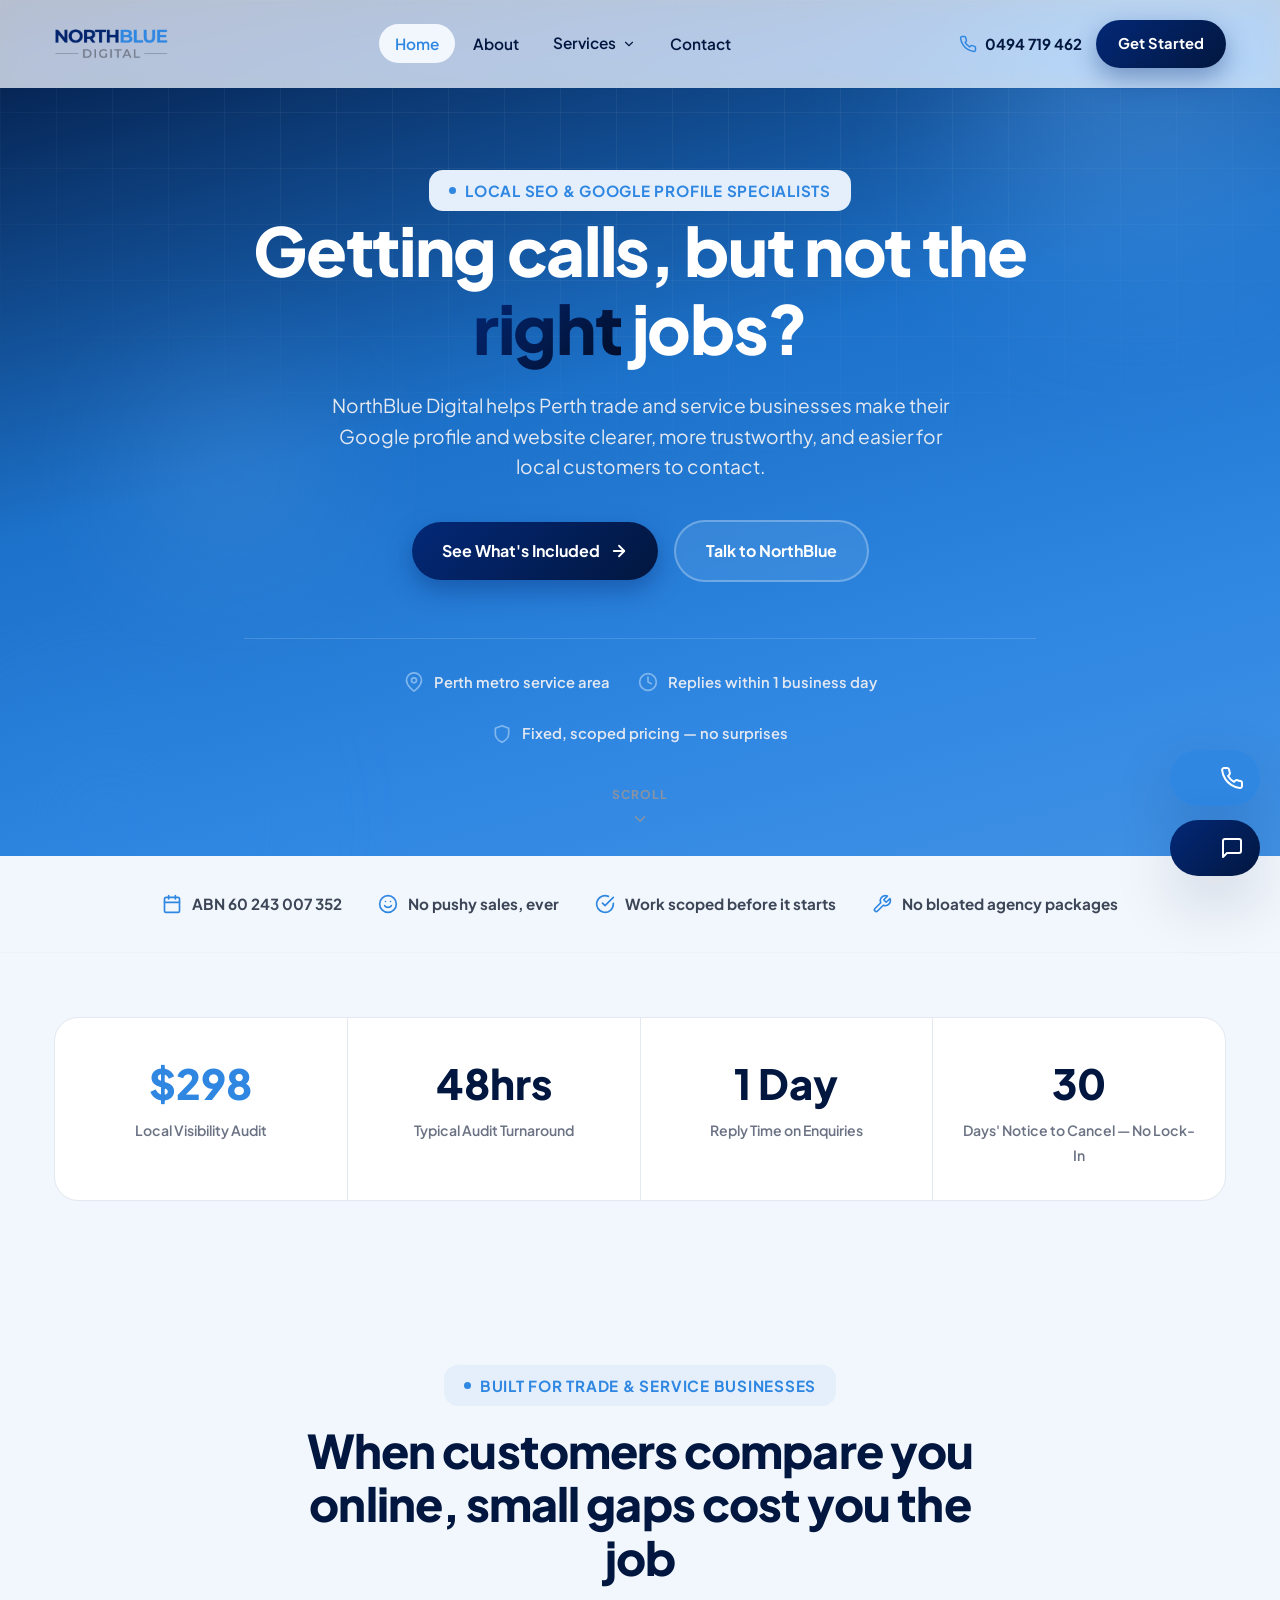
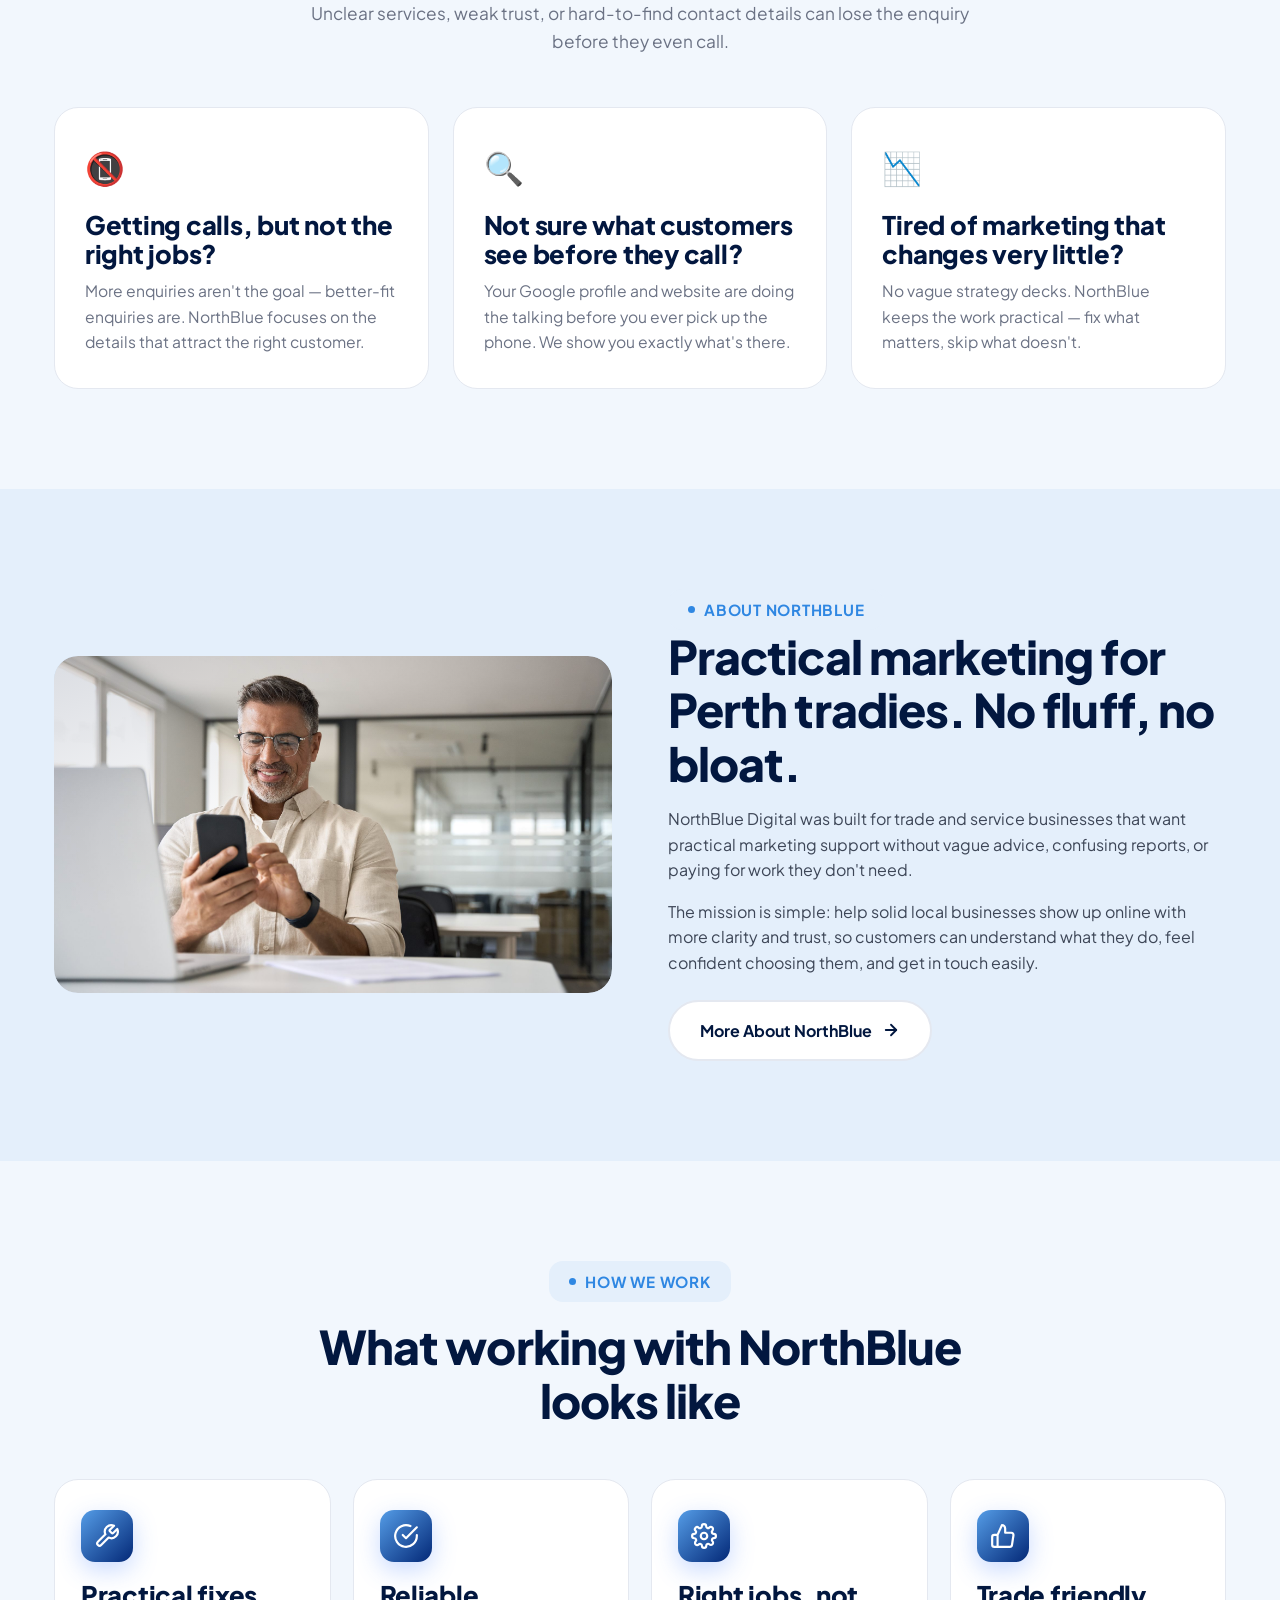
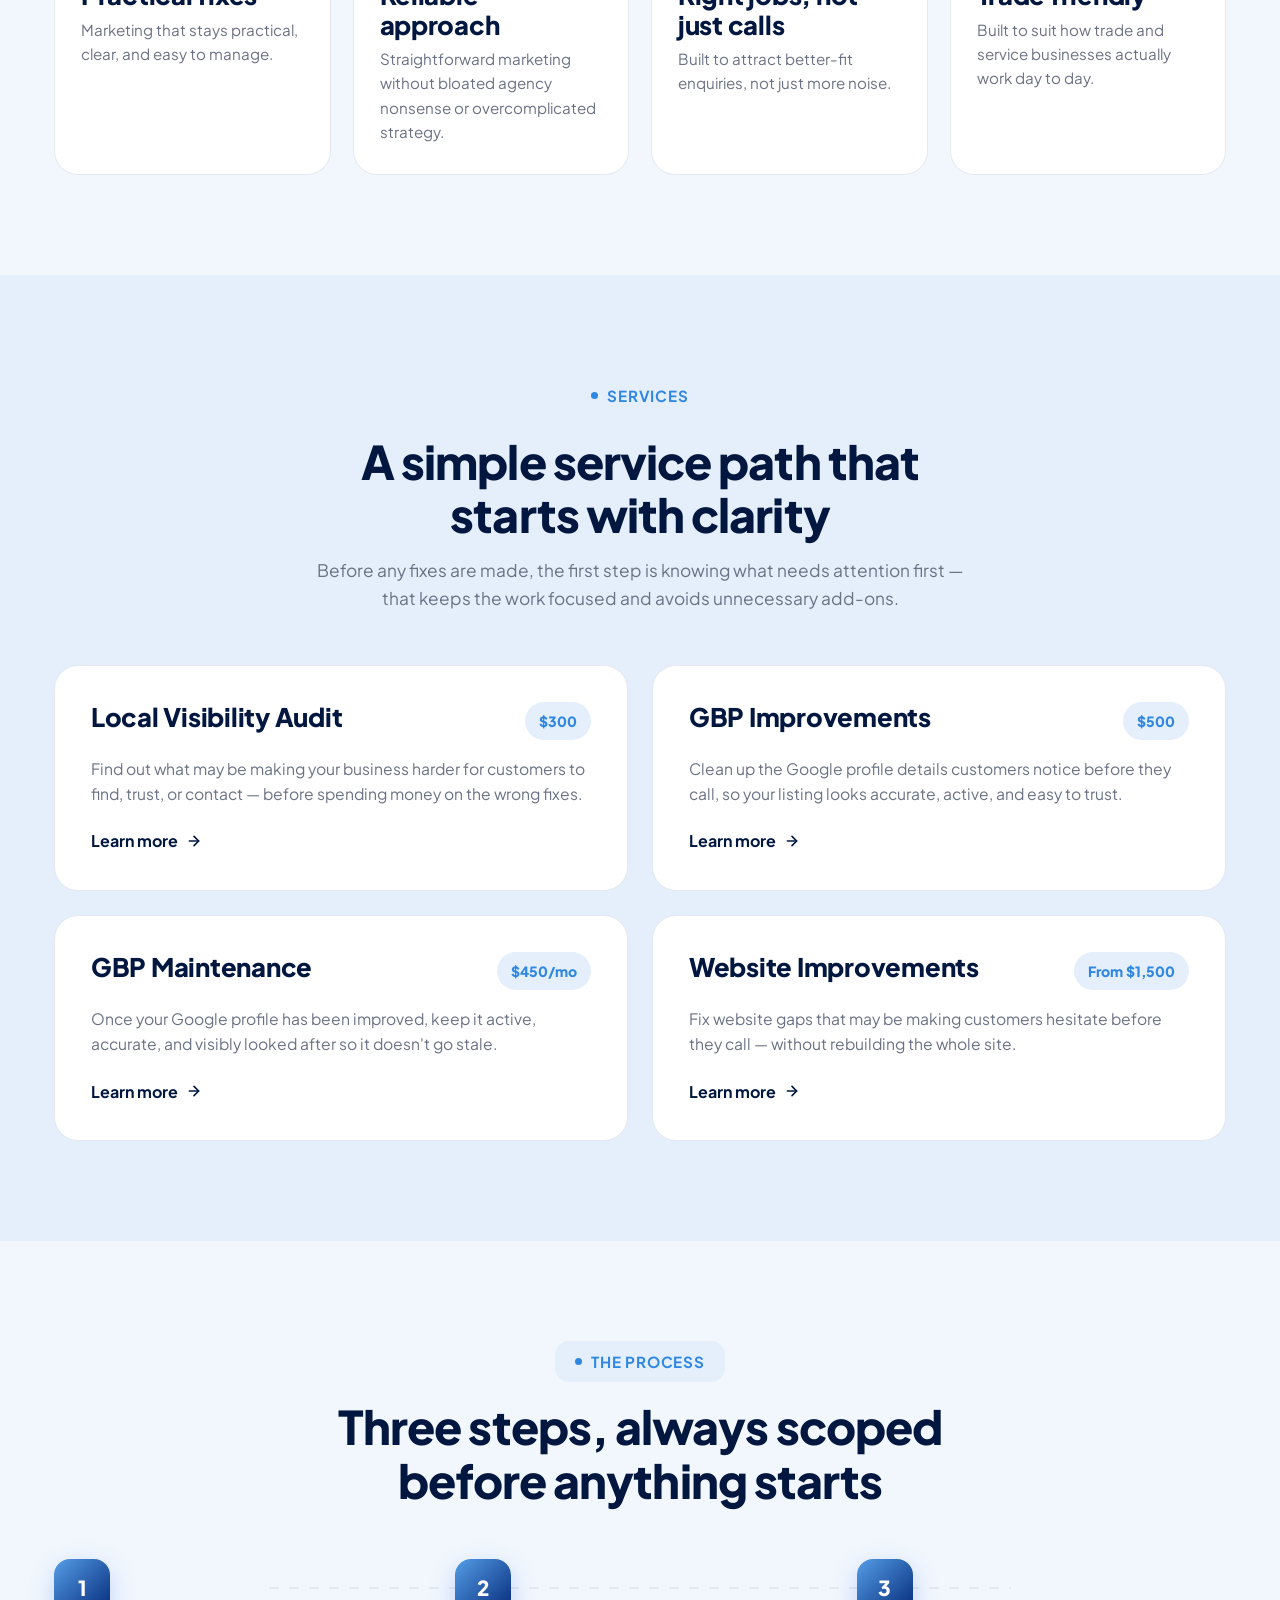
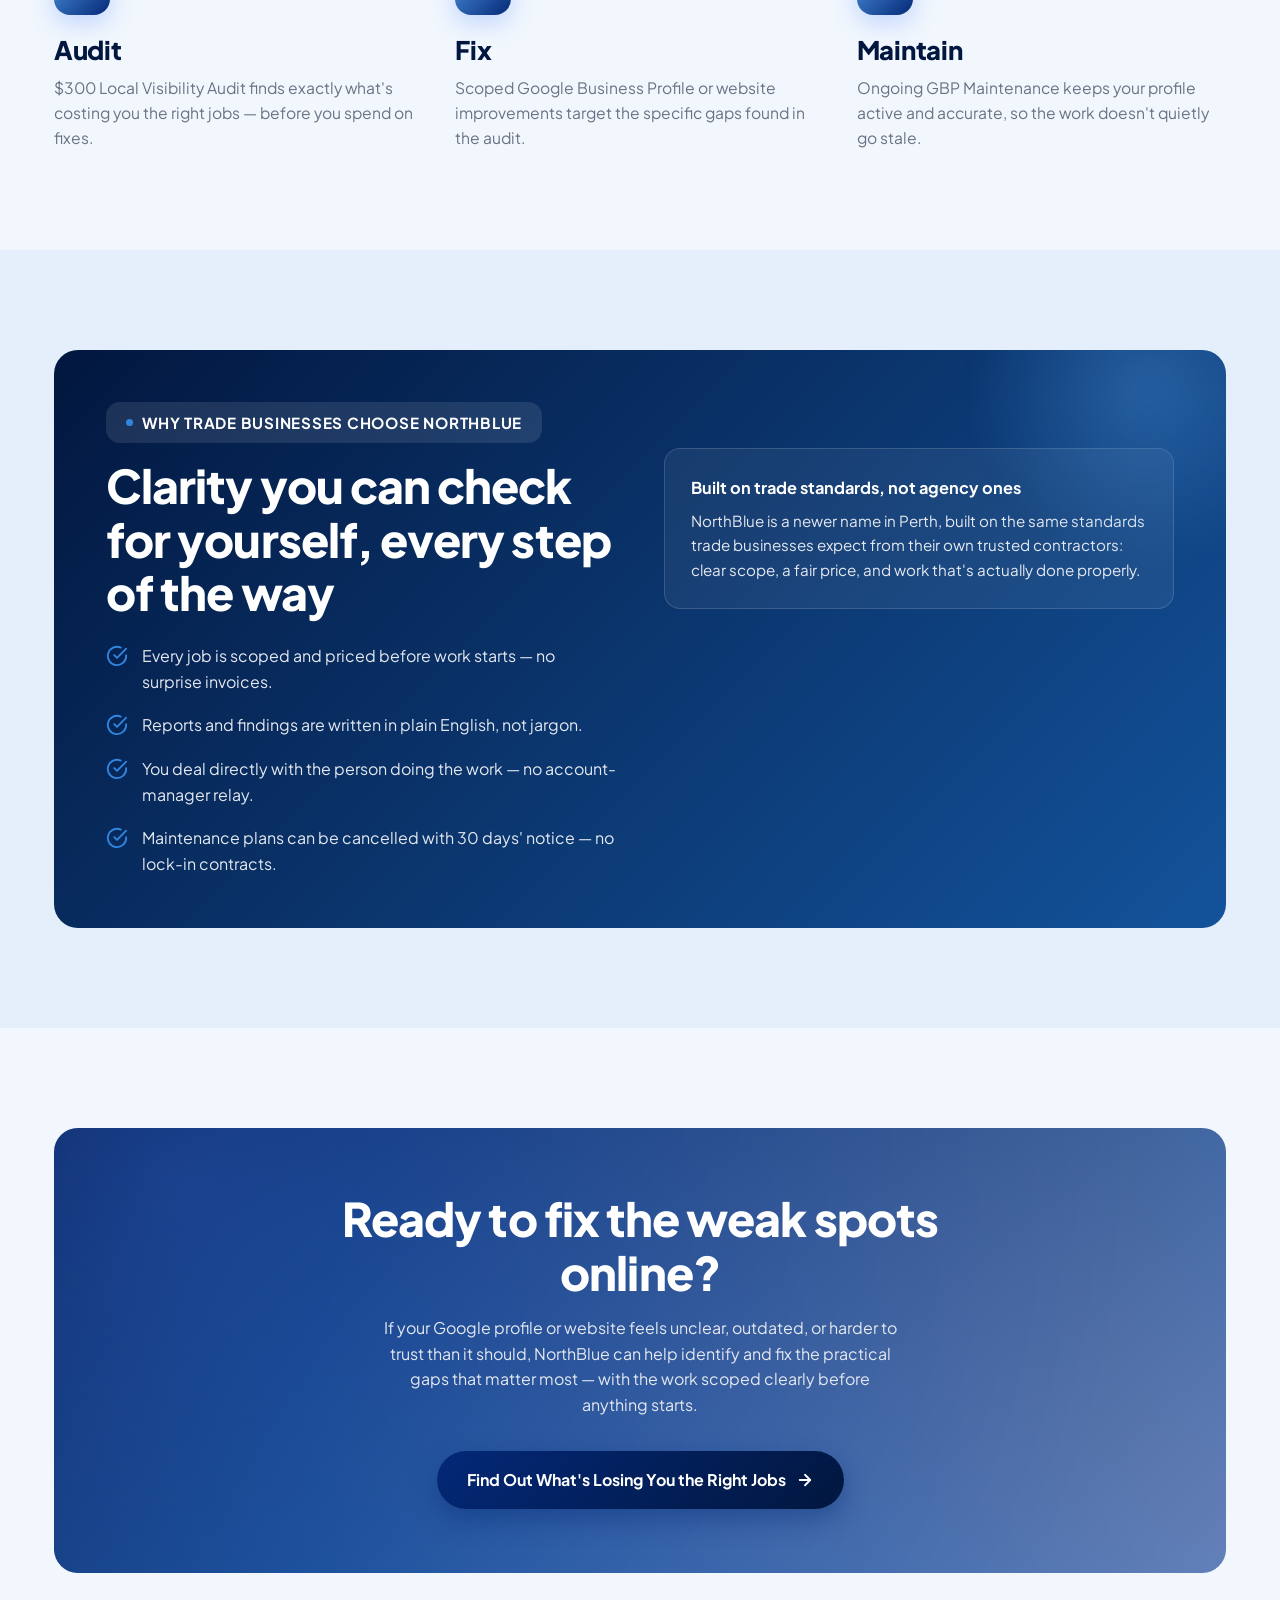
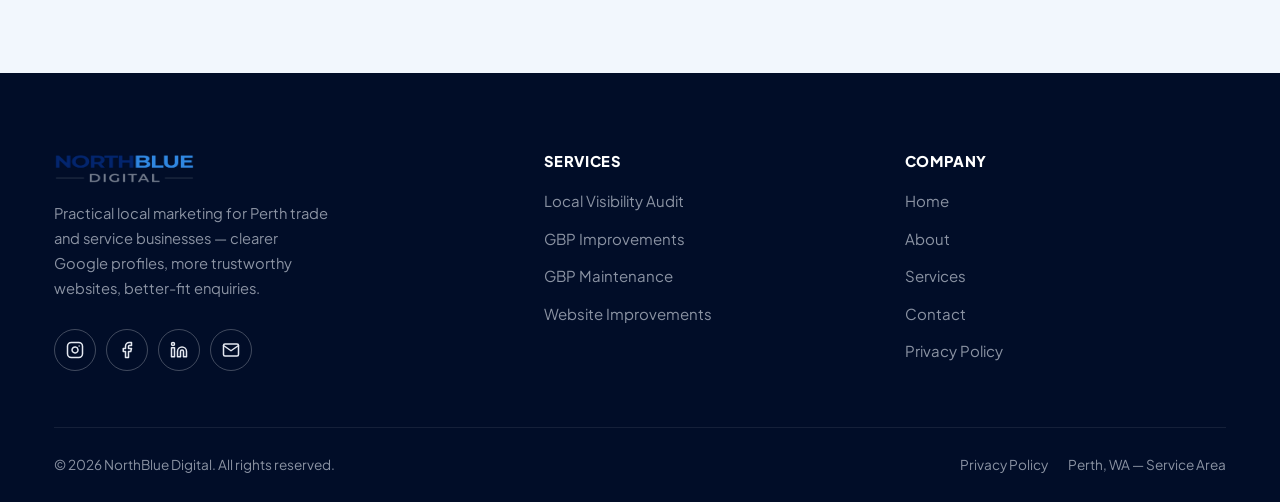
<file: index.html>
<!doctype html>
<html lang="en-AU">
<head>
<meta charset="UTF-8">
<meta name="viewport" content="width=device-width, initial-scale=1">
<title>Local SEO &amp; Google Business Profile Services Perth | NorthBlue Digital</title>
<meta name="description" content="Perth tradies: find out what's sending customers to a competitor. Local visibility audit, Google Business Profile fixes, and website improvements — scoped, priced, delivered.">
<link rel="canonical" href="https://northbluedigital.com.au/">
<meta property="og:type" content="website">
<meta property="og:title" content="NorthBlue Digital | Local SEO & Google Business Profile Services, Perth">
<meta property="og:description" content="Practical marketing for Perth tradies. No fluff, no bloat.">
<meta property="og:image" content="/assets/images/icon.png">
<link rel="icon" href="/assets/images/favicon-32.png" sizes="32x32">
<link rel="apple-touch-icon" href="/assets/images/apple-touch-icon.png">
<link rel="stylesheet" href="/assets/css/style.css">
<script type="application/ld+json">
{"@context":"https://schema.org","@type":"ProfessionalService","name":"NorthBlue Digital","image":"https://northbluedigital.com.au/assets/images/icon.png","url":"https://northbluedigital.com.au/","telephone":"+61494719462","email":"hello@northbluedigital.com.au","areaServed":"Perth, WA","address":{"@type":"PostalAddress","addressLocality":"Perth","addressRegion":"WA","addressCountry":"AU"}}
</script>
</head>
<body>
<a class="skip-link" href="#main">Skip to content</a>

<!-- ============ HEADER ============ -->
<header class="site-header">
  <div class="container">
    <a href="/" class="brand" aria-label="NorthBlue Digital home">
      <img src="/assets/images/logo.png" alt="NorthBlue Digital" width="160" height="47">
    </a>

    <nav class="nav-desktop" aria-label="Primary">
      <ul>
        <li><a class="nav-link" href="/" aria-current="page">Home</a></li>
        <li><a class="nav-link" href="/about/">About</a></li>
        <li class="has-dropdown">
          <a class="nav-link" href="/services/">Services
            <svg viewBox="0 0 24 24" fill="none" stroke="currentColor" stroke-width="2" stroke-linecap="round"><polyline points="6 9 12 15 18 9"/></svg>
          </a>
          <div class="dropdown">
            <a href="/services/local-visibility-audit/">Local Visibility Audit<span>Know what to fix first — $300</span></a>
            <a href="/services/gbp-improvements/">GBP Improvements<span>Clean up your Google profile — $500</span></a>
            <a href="/services/gbp-maintenance/">GBP Maintenance<span>Stay active monthly — $450/mo</span></a>
            <a href="/services/website-improvements/">Website Improvements<span>Fix what's costing enquiries — from $1,500</span></a>
          </div>
        </li>
        <li><a class="nav-link" href="/contact/">Contact</a></li>
      </ul>
    </nav>

    <div class="header-cta">
      <a href="tel:+61494719462" class="header-phone">
        <svg viewBox="0 0 24 24" fill="none" stroke="currentColor" stroke-width="2" stroke-linecap="round" stroke-linejoin="round"><path d="M22 16.92v3a2 2 0 0 1-2.18 2 19.79 19.79 0 0 1-8.63-3.07 19.5 19.5 0 0 1-6-6 19.79 19.79 0 0 1-3.07-8.67A2 2 0 0 1 4.11 2h3a2 2 0 0 1 2 1.72c.127.96.361 1.903.7 2.81a2 2 0 0 1-.45 2.11L8.09 9.91a16 16 0 0 0 6 6l1.27-1.27a2 2 0 0 1 2.11-.45c.907.339 1.85.573 2.81.7A2 2 0 0 1 22 16.92z"/></svg>
        0494 719 462
      </a>
      <a href="/contact/" class="btn btn-primary btn-sm">Get Started</a>
    </div>

    <button class="nav-toggle" aria-label="Open menu" aria-expanded="false">
      <span></span><span></span><span></span>
    </button>
  </div>
</header>

<div class="mobile-nav" aria-hidden="true">
  <div class="mobile-nav-backdrop" data-close-nav></div>
  <div class="mobile-nav-panel">
    <ul>
      <li><a href="/" data-close-nav>Home</a></li>
      <li><a href="/about/" data-close-nav>About</a></li>
      <li><a href="/services/" data-close-nav>Services</a></li>
      <li class="sub-list">
        <a href="/services/local-visibility-audit/" data-close-nav>— Local Visibility Audit</a>
        <a href="/services/gbp-improvements/" data-close-nav>— GBP Improvements</a>
        <a href="/services/gbp-maintenance/" data-close-nav>— GBP Maintenance</a>
        <a href="/services/website-improvements/" data-close-nav>— Website Improvements</a>
      </li>
      <li><a href="/contact/" data-close-nav>Contact</a></li>
    </ul>
    <div class="mobile-cta">
      <a href="tel:+61494719462" class="btn btn-secondary btn-block">Call 0494 719 462</a>
      <a href="/contact/" class="btn btn-primary btn-block">Get Started</a>
    </div>
  </div>
</div>

<main id="main">

  <!-- ============ HERO ============ -->
  <section class="hero">
    <div class="hero-grid"></div>
    <div class="hero-blob b1"></div>
    <div class="hero-blob b2"></div>
    <div class="hero-blob b3"></div>
    <div class="container hero-inner">
      <span class="eyebrow" data-reveal="fade">Local SEO &amp; Google Profile Specialists</span>
      <h1 data-reveal="fade">Getting calls, but not the <span class="accent">right</span> jobs?</h1>
      <p class="lede" data-reveal="fade">NorthBlue Digital helps Perth trade and service businesses make their Google profile and website clearer, more trustworthy, and easier for local customers to contact.</p>
      <div class="hero-actions" data-reveal="fade">
        <a href="/services/" class="btn btn-primary">
          See What's Included
          <svg viewBox="0 0 24 24" fill="none" stroke="currentColor" stroke-width="2.4" stroke-linecap="round" stroke-linejoin="round"><line x1="5" y1="12" x2="19" y2="12"/><polyline points="12 5 19 12 12 19"/></svg>
        </a>
        <a href="/contact/" class="btn btn-ghost-light">Talk to NorthBlue</a>
      </div>
      <div class="hero-meta" data-reveal="fade">
        <div class="item">
          <svg viewBox="0 0 24 24" fill="none" stroke="currentColor" stroke-width="2" stroke-linecap="round" stroke-linejoin="round"><path d="M21 10c0 7-9 13-9 13s-9-6-9-13a9 9 0 0 1 18 0z"/><circle cx="12" cy="10" r="3"/></svg>
          Perth metro service area
        </div>
        <div class="item">
          <svg viewBox="0 0 24 24" fill="none" stroke="currentColor" stroke-width="2" stroke-linecap="round" stroke-linejoin="round"><circle cx="12" cy="12" r="10"/><polyline points="12 6 12 12 16 14"/></svg>
          Replies within 1 business day
        </div>
        <div class="item">
          <svg viewBox="0 0 24 24" fill="none" stroke="currentColor" stroke-width="2" stroke-linecap="round" stroke-linejoin="round"><path d="M12 22s8-4 8-10V5l-8-3-8 3v7c0 6 8 10 8 10z"/></svg>
          Fixed, scoped pricing — no surprises
        </div>
      </div>
    </div>
    <div class="scroll-cue">
      Scroll
      <svg viewBox="0 0 24 24" fill="none" stroke="currentColor" stroke-width="2" stroke-linecap="round" stroke-linejoin="round"><polyline points="6 9 12 15 18 9"/></svg>
    </div>
  </section>

  <!-- ============ TRUST STRIP ============ -->
  <section class="trust-strip">
    <div class="container">
      <div class="trust-item">
        <svg viewBox="0 0 24 24" fill="none" stroke="currentColor" stroke-width="2" stroke-linecap="round" stroke-linejoin="round"><rect x="3" y="4" width="18" height="18" rx="2"/><line x1="16" y1="2" x2="16" y2="6"/><line x1="8" y1="2" x2="8" y2="6"/><line x1="3" y1="10" x2="21" y2="10"/></svg>
        ABN 60 243 007 352
      </div>
      <div class="trust-item">
        <svg viewBox="0 0 24 24" fill="none" stroke="currentColor" stroke-width="2" stroke-linecap="round" stroke-linejoin="round"><circle cx="12" cy="12" r="10"/><path d="M8 14s1.5 2 4 2 4-2 4-2"/><line x1="9" y1="9" x2="9.01" y2="9"/><line x1="15" y1="9" x2="15.01" y2="9"/></svg>
        No pushy sales, ever
      </div>
      <div class="trust-item">
        <svg viewBox="0 0 24 24" fill="none" stroke="currentColor" stroke-width="2" stroke-linecap="round" stroke-linejoin="round"><path d="M22 11.08V12a10 10 0 1 1-5.93-9.14"/><polyline points="22 4 12 14.01 9 11.01"/></svg>
        Work scoped before it starts
      </div>
      <div class="trust-item">
        <svg viewBox="0 0 24 24" fill="none" stroke="currentColor" stroke-width="2" stroke-linecap="round" stroke-linejoin="round"><path d="M14.7 6.3a1 1 0 0 0 0 1.4l1.6 1.6a1 1 0 0 0 1.4 0l3.77-3.77a6 6 0 0 1-7.94 7.94l-6.91 6.91a2.12 2.12 0 0 1-3-3l6.91-6.91a6 6 0 0 1 7.94-7.94l-3.76 3.76z"/></svg>
        No bloated agency packages
      </div>
    </div>
  </section>

  <!-- ============ STATS ============ -->
  <section class="section-pad" style="padding-block:64px;">
    <div class="container">
      <div class="stat-strip" data-reveal="scale">
        <div class="stat-cell">
          <span class="num"><span class="unit" data-prefix="$" data-count-to="300">$0</span></span>
          <span class="label">Local Visibility Audit</span>
        </div>
        <div class="stat-cell">
          <span class="num"><span data-suffix="hrs" data-count-to="48">0hrs</span></span>
          <span class="label">Typical Audit Turnaround</span>
        </div>
        <div class="stat-cell">
          <span class="num"><span data-count-to="1">0</span> Day</span>
          <span class="label">Reply Time on Enquiries</span>
        </div>
        <div class="stat-cell">
          <span class="num"><span data-count-to="30">0</span></span>
          <span class="label">Days' Notice to Cancel — No Lock-In</span>
        </div>
      </div>
    </div>
  </section>

  <!-- ============ PROBLEM ============ -->
  <section class="section-pad">
    <div class="container">
      <div class="section-head center">
        <span class="eyebrow">Built for trade &amp; service businesses</span>
        <h2>When customers compare you online, small gaps cost you the job</h2>
        <p>Unclear services, weak trust, or hard-to-find contact details can lose the enquiry before they even call.</p>
      </div>
      <div class="problem-grid" data-reveal-group>
        <div class="problem-card" data-reveal style="--i:0">
          <span class="mark">📵</span>
          <h3>Getting calls, but not the right jobs?</h3>
          <p>More enquiries aren't the goal — better-fit enquiries are. NorthBlue focuses on the details that attract the right customer.</p>
        </div>
        <div class="problem-card" data-reveal style="--i:1">
          <span class="mark">🔍</span>
          <h3>Not sure what customers see before they call?</h3>
          <p>Your Google profile and website are doing the talking before you ever pick up the phone. We show you exactly what's there.</p>
        </div>
        <div class="problem-card" data-reveal style="--i:2">
          <span class="mark">📉</span>
          <h3>Tired of marketing that changes very little?</h3>
          <p>No vague strategy decks. NorthBlue keeps the work practical — fix what matters, skip what doesn't.</p>
        </div>
      </div>
    </div>
  </section>

  <!-- ============ ABOUT TEASER ============ -->
  <section class="section-pad bg-soft">
    <div class="container">
      <div class="two-col">
        <div data-reveal="left">
          <div class="media-frame">
            <img src="/assets/images/photo-1.jpg" alt="Perth tradesperson reviewing job details on site" width="1024" height="618" loading="lazy">
          </div>
        </div>
        <div data-reveal="right">
          <span class="eyebrow">About NorthBlue</span>
          <h2>Practical marketing for Perth tradies. No fluff, no bloat.</h2>
          <p class="mt-16" style="color:var(--slate-600)">NorthBlue Digital was built for trade and service businesses that want practical marketing support without vague advice, confusing reports, or paying for work they don't need.</p>
          <p class="mt-16" style="color:var(--slate-600)">The mission is simple: help solid local businesses show up online with more clarity and trust, so customers can understand what they do, feel confident choosing them, and get in touch easily.</p>
          <div class="btn-wrap-mobile-center">
            <a href="/about/" class="btn btn-secondary mt-24">
              More About NorthBlue
              <svg viewBox="0 0 24 24" fill="none" stroke="currentColor" stroke-width="2.4" stroke-linecap="round" stroke-linejoin="round"><line x1="5" y1="12" x2="19" y2="12"/><polyline points="12 5 19 12 12 19"/></svg>
            </a>
          </div>
        </div>
      </div>
    </div>
  </section>

  <!-- ============ VALUE GRID ============ -->
  <section class="section-pad">
    <div class="container">
      <div class="section-head center">
        <span class="eyebrow">How we work</span>
        <h2>What working with NorthBlue looks like</h2>
      </div>
      <div class="value-grid" data-reveal-group>
        <div class="value-card" data-reveal style="--i:0">
          <div class="icon-badge">
            <svg viewBox="0 0 24 24" fill="none" stroke="currentColor" stroke-width="2" stroke-linecap="round" stroke-linejoin="round"><path d="M14.7 6.3a1 1 0 0 0 0 1.4l1.6 1.6a1 1 0 0 0 1.4 0l3.77-3.77a6 6 0 0 1-7.94 7.94l-6.91 6.91a2.12 2.12 0 0 1-3-3l6.91-6.91a6 6 0 0 1 7.94-7.94l-3.76 3.76z"/></svg>
          </div>
          <h3>Practical fixes</h3>
          <p>Marketing that stays practical, clear, and easy to manage.</p>
        </div>
        <div class="value-card" data-reveal style="--i:1">
          <div class="icon-badge">
            <svg viewBox="0 0 24 24" fill="none" stroke="currentColor" stroke-width="2" stroke-linecap="round" stroke-linejoin="round"><path d="M22 11.08V12a10 10 0 1 1-5.93-9.14"/><polyline points="22 4 12 14.01 9 11.01"/></svg>
          </div>
          <h3>Reliable approach</h3>
          <p>Straightforward marketing without bloated agency nonsense or overcomplicated strategy.</p>
        </div>
        <div class="value-card" data-reveal style="--i:2">
          <div class="icon-badge">
            <svg viewBox="0 0 24 24" fill="none" stroke="currentColor" stroke-width="2" stroke-linecap="round" stroke-linejoin="round"><circle cx="12" cy="12" r="3"/><path d="M19.4 15a1.65 1.65 0 0 0 .33 1.82l.06.06a2 2 0 1 1-2.83 2.83l-.06-.06a1.65 1.65 0 0 0-1.82-.33 1.65 1.65 0 0 0-1 1.51V21a2 2 0 0 1-4 0v-.09A1.65 1.65 0 0 0 9 19.4a1.65 1.65 0 0 0-1.82.33l-.06.06a2 2 0 1 1-2.83-2.83l.06-.06a1.65 1.65 0 0 0 .33-1.82 1.65 1.65 0 0 0-1.51-1H3a2 2 0 0 1 0-4h.09A1.65 1.65 0 0 0 4.6 9a1.65 1.65 0 0 0-.33-1.82l-.06-.06a2 2 0 1 1 2.83-2.83l.06.06a1.65 1.65 0 0 0 1.82.33H9a1.65 1.65 0 0 0 1-1.51V3a2 2 0 0 1 4 0v.09a1.65 1.65 0 0 0 1 1.51 1.65 1.65 0 0 0 1.82-.33l.06-.06a2 2 0 1 1 2.83 2.83l-.06.06a1.65 1.65 0 0 0-.33 1.82V9a1.65 1.65 0 0 0 1.51 1H21a2 2 0 0 1 0 4h-.09a1.65 1.65 0 0 0-1.51 1z"/></svg>
          </div>
          <h3>Right jobs, not just calls</h3>
          <p>Built to attract better-fit enquiries, not just more noise.</p>
        </div>
        <div class="value-card" data-reveal style="--i:3">
          <div class="icon-badge">
            <svg viewBox="0 0 24 24" fill="none" stroke="currentColor" stroke-width="2" stroke-linecap="round" stroke-linejoin="round"><path d="M14 9V5a3 3 0 0 0-3-3l-4 9v11h11.28a2 2 0 0 0 2-1.7l1.38-9a2 2 0 0 0-2-2.3zM7 22H4a2 2 0 0 1-2-2v-7a2 2 0 0 1 2-2h3"/></svg>
          </div>
          <h3>Trade friendly</h3>
          <p>Built to suit how trade and service businesses actually work day to day.</p>
        </div>
      </div>
    </div>
  </section>

  <!-- ============ SERVICES ============ -->
  <section class="section-pad bg-soft">
    <div class="container">
      <div class="section-head center">
        <span class="eyebrow">Services</span>
        <h2>A simple service path that starts with clarity</h2>
        <p>Before any fixes are made, the first step is knowing what needs attention first — that keeps the work focused and avoids unnecessary add-ons.</p>
      </div>
      <div class="service-grid" data-reveal-group>
        <a href="/services/local-visibility-audit/" class="service-card" data-reveal style="--i:0">
          <div class="top-row">
            <h3>Local Visibility Audit</h3>
            <span class="service-price">$300</span>
          </div>
          <p>Find out what may be making your business harder for customers to find, trust, or contact — before spending money on the wrong fixes.</p>
          <span class="card-link">Learn more <svg viewBox="0 0 24 24" fill="none" stroke="currentColor" stroke-width="2.4" stroke-linecap="round" stroke-linejoin="round"><line x1="5" y1="12" x2="19" y2="12"/><polyline points="12 5 19 12 12 19"/></svg></span>
        </a>
        <a href="/services/gbp-improvements/" class="service-card" data-reveal style="--i:1">
          <div class="top-row">
            <h3>GBP Improvements</h3>
            <span class="service-price">$500</span>
          </div>
          <p>Clean up the Google profile details customers notice before they call, so your listing looks accurate, active, and easy to trust.</p>
          <span class="card-link">Learn more <svg viewBox="0 0 24 24" fill="none" stroke="currentColor" stroke-width="2.4" stroke-linecap="round" stroke-linejoin="round"><line x1="5" y1="12" x2="19" y2="12"/><polyline points="12 5 19 12 12 19"/></svg></span>
        </a>
        <a href="/services/gbp-maintenance/" class="service-card" data-reveal style="--i:2">
          <div class="top-row">
            <h3>GBP Maintenance</h3>
            <span class="service-price">$450/mo</span>
          </div>
          <p>Once your Google profile has been improved, keep it active, accurate, and visibly looked after so it doesn't go stale.</p>
          <span class="card-link">Learn more <svg viewBox="0 0 24 24" fill="none" stroke="currentColor" stroke-width="2.4" stroke-linecap="round" stroke-linejoin="round"><line x1="5" y1="12" x2="19" y2="12"/><polyline points="12 5 19 12 12 19"/></svg></span>
        </a>
        <a href="/services/website-improvements/" class="service-card" data-reveal style="--i:3">
          <div class="top-row">
            <h3>Website Improvements</h3>
            <span class="service-price">From $1,500</span>
          </div>
          <p>Fix website gaps that may be making customers hesitate before they call — without rebuilding the whole site.</p>
          <span class="card-link">Learn more <svg viewBox="0 0 24 24" fill="none" stroke="currentColor" stroke-width="2.4" stroke-linecap="round" stroke-linejoin="round"><line x1="5" y1="12" x2="19" y2="12"/><polyline points="12 5 19 12 12 19"/></svg></span>
        </a>
      </div>
    </div>
  </section>

  <!-- ============ PROCESS ============ -->
  <section class="section-pad">
    <div class="container">
      <div class="section-head center">
        <span class="eyebrow">The process</span>
        <h2>Three steps, always scoped before anything starts</h2>
      </div>
      <div class="process-track" data-reveal-group>
        <div class="process-step" data-reveal style="--i:0">
          <span class="num">1</span>
          <h3>Audit</h3>
          <p>$300 Local Visibility Audit finds exactly what's costing you the right jobs — before you spend on fixes.</p>
        </div>
        <div class="process-step" data-reveal style="--i:1">
          <span class="num">2</span>
          <h3>Fix</h3>
          <p>Scoped Google Business Profile or website improvements target the specific gaps found in the audit.</p>
        </div>
        <div class="process-step" data-reveal style="--i:2">
          <span class="num">3</span>
          <h3>Maintain</h3>
          <p>Ongoing GBP Maintenance keeps your profile active and accurate, so the work doesn't quietly go stale.</p>
        </div>
      </div>
    </div>
  </section>

  <!-- ============ PROOF PANEL ============ -->
  <section class="section-pad bg-soft">
    <div class="container">
      <div class="proof-panel" data-reveal="scale">
        <div>
          <span class="eyebrow" style="background:rgba(255,255,255,0.1); color:#fff;">Why trade businesses choose NorthBlue</span>
          <h2 class="mt-16">Clarity you can check for yourself, every step of the way</h2>
          <ul class="proof-list mt-24">
            <li><svg viewBox="0 0 24 24" fill="none" stroke="currentColor" stroke-width="2" stroke-linecap="round" stroke-linejoin="round"><path d="M22 11.08V12a10 10 0 1 1-5.93-9.14"/><polyline points="22 4 12 14.01 9 11.01"/></svg> Every job is scoped and priced before work starts — no surprise invoices.</li>
            <li><svg viewBox="0 0 24 24" fill="none" stroke="currentColor" stroke-width="2" stroke-linecap="round" stroke-linejoin="round"><path d="M22 11.08V12a10 10 0 1 1-5.93-9.14"/><polyline points="22 4 12 14.01 9 11.01"/></svg> Reports and findings are written in plain English, not jargon.</li>
            <li><svg viewBox="0 0 24 24" fill="none" stroke="currentColor" stroke-width="2" stroke-linecap="round" stroke-linejoin="round"><path d="M22 11.08V12a10 10 0 1 1-5.93-9.14"/><polyline points="22 4 12 14.01 9 11.01"/></svg> You deal directly with the person doing the work — no account-manager relay.</li>
            <li><svg viewBox="0 0 24 24" fill="none" stroke="currentColor" stroke-width="2" stroke-linecap="round" stroke-linejoin="round"><path d="M22 11.08V12a10 10 0 1 1-5.93-9.14"/><polyline points="22 4 12 14.01 9 11.01"/></svg> Maintenance plans can be cancelled with 30 days' notice — no lock-in contracts.</li>
          </ul>
        </div>
        <div class="proof-note">
          <strong>Built on trade standards, not agency ones</strong>
          NorthBlue is a newer name in Perth, built on the same standards trade businesses expect from their own trusted contractors: clear scope, a fair price, and work that's actually done properly.
        </div>
      </div>
    </div>
  </section>

  <!-- ============ CTA BAND ============ -->
  <section class="section-pad">
    <div class="container">
      <div class="cta-band" data-reveal="scale">
        <h2>Ready to fix the weak spots online?</h2>
        <p>If your Google profile or website feels unclear, outdated, or harder to trust than it should, NorthBlue can help identify and fix the practical gaps that matter most — with the work scoped clearly before anything starts.</p>
        <div class="hero-actions">
          <a href="/services/local-visibility-audit/" class="btn btn-primary">
            Find Out What's Losing You the Right Jobs
            <svg viewBox="0 0 24 24" fill="none" stroke="currentColor" stroke-width="2.4" stroke-linecap="round" stroke-linejoin="round"><line x1="5" y1="12" x2="19" y2="12"/><polyline points="12 5 19 12 12 19"/></svg>
          </a>
        </div>
      </div>
    </div>
  </section>

</main>

<!-- ============ FOOTER ============ -->
<footer class="site-footer">
  <div class="container">
    <div class="footer-top">
      <div class="footer-brand">
        <img src="/assets/images/logo.png" alt="NorthBlue Digital" width="140" height="41" loading="lazy">
        <p>Practical local marketing for Perth trade and service businesses — clearer Google profiles, more trustworthy websites, better-fit enquiries.</p>
        <div class="social-row">
          <a href="https://www.instagram.com/northbluedigital/" aria-label="NorthBlue Digital on Instagram" target="_blank" rel="noopener"><svg viewBox="0 0 24 24" fill="none" stroke="currentColor" stroke-width="2" stroke-linecap="round" stroke-linejoin="round"><rect x="2" y="2" width="20" height="20" rx="5"/><path d="M16 11.37A4 4 0 1 1 12.63 8 4 4 0 0 1 16 11.37z"/><line x1="17.5" y1="6.5" x2="17.51" y2="6.5"/></svg></a>
          <a href="https://www.facebook.com/NorthBlueDigital/" aria-label="NorthBlue Digital on Facebook" target="_blank" rel="noopener"><svg viewBox="0 0 24 24" fill="none" stroke="currentColor" stroke-width="2" stroke-linecap="round" stroke-linejoin="round"><path d="M18 2h-3a5 5 0 0 0-5 5v3H7v4h3v8h4v-8h3l1-4h-4V7a1 1 0 0 1 1-1h3z"/></svg></a>
          <a href="https://linkedin.com/company/northbluedigital" aria-label="NorthBlue Digital on LinkedIn" target="_blank" rel="noopener"><svg viewBox="0 0 24 24" fill="none" stroke="currentColor" stroke-width="2" stroke-linecap="round" stroke-linejoin="round"><path d="M16 8a6 6 0 0 1 6 6v7h-4v-7a2 2 0 0 0-2-2 2 2 0 0 0-2 2v7h-4v-7a6 6 0 0 1 6-6z"/><rect x="2" y="9" width="4" height="12"/><circle cx="4" cy="4" r="2"/></svg></a>
          <a href="mailto:hello@northbluedigital.com.au" aria-label="Email NorthBlue Digital"><svg viewBox="0 0 24 24" fill="none" stroke="currentColor" stroke-width="2" stroke-linecap="round" stroke-linejoin="round"><rect x="2" y="4" width="20" height="16" rx="2"/><path d="M22 6l-10 7L2 6"/></svg></a>
        </div>
      </div>
      <div class="footer-col">
        <h4>Services</h4>
        <ul>
          <li><a href="/services/local-visibility-audit/">Local Visibility Audit</a></li>
          <li><a href="/services/gbp-improvements/">GBP Improvements</a></li>
          <li><a href="/services/gbp-maintenance/">GBP Maintenance</a></li>
          <li><a href="/services/website-improvements/">Website Improvements</a></li>
        </ul>
      </div>
      <div class="footer-col">
        <h4>Company</h4>
        <ul>
          <li><a href="/">Home</a></li>
          <li><a href="/about/">About</a></li>
          <li><a href="/services/">Services</a></li>
          <li><a href="/contact/">Contact</a></li>
          <li><a href="/privacy-policy/">Privacy Policy</a></li>
        </ul>
      </div>
      <div class="footer-col footer-newsletter">
        <h4>Perth Marketing Tips</h4>
        <p>Get practical local marketing tips for trade businesses — no spam, unsubscribe anytime.</p>
        <form data-validate>
          <input type="email" required placeholder="you@business.com.au" aria-label="Email address">
          <button type="submit" aria-label="Subscribe">
            <svg viewBox="0 0 24 24" fill="none" stroke="currentColor" stroke-width="2.4" stroke-linecap="round" stroke-linejoin="round"><line x1="5" y1="12" x2="19" y2="12"/><polyline points="12 5 19 12 12 19"/></svg>
          </button>
          <div class="form-honeypot"><label>Leave blank<input type="text" name="company" tabindex="-1" autocomplete="off"></label></div>
        </form>
        <div class="form-status" role="status"></div>
      </div>
    </div>
    <div class="footer-bottom">
      <span>© <span data-year></span> NorthBlue Digital. All rights reserved.</span>
      <div class="legal-links">
        <a href="/privacy-policy/">Privacy Policy</a>
        <a href="/services/">Perth, WA — Service Area</a>
      </div>
    </div>
  </div>
</footer>

<div class="floating-actions">
  <a href="tel:+61494719462" class="fab fab-call" aria-label="Call NorthBlue Digital">
    <span class="fab-icon"><svg viewBox="0 0 24 24" fill="none" stroke="currentColor" stroke-width="2" stroke-linecap="round" stroke-linejoin="round"><path d="M22 16.92v3a2 2 0 0 1-2.18 2 19.79 19.79 0 0 1-8.63-3.07 19.5 19.5 0 0 1-6-6 19.79 19.79 0 0 1-3.07-8.67A2 2 0 0 1 4.11 2h3a2 2 0 0 1 2 1.72c.127.96.361 1.903.7 2.81a2 2 0 0 1-.45 2.11L8.09 9.91a16 16 0 0 0 6 6l1.27-1.27a2 2 0 0 1 2.11-.45c.907.339 1.85.573 2.81.7A2 2 0 0 1 22 16.92z"/></svg></span>
    <span class="fab-label">Call 0494 719 462</span>
  </a>
  <button type="button" class="fab fab-inquiry" data-open-inquiry aria-label="Send an enquiry">
    <span class="fab-icon"><svg viewBox="0 0 24 24" fill="none" stroke="currentColor" stroke-width="2" stroke-linecap="round" stroke-linejoin="round"><path d="M21 15a2 2 0 0 1-2 2H7l-4 4V5a2 2 0 0 1 2-2h14a2 2 0 0 1 2 2z"/></svg></span>
    <span class="fab-label">Send Enquiry</span>
  </button>
</div>

<div class="inquiry-modal" aria-hidden="true">
  <div class="inquiry-modal-backdrop" data-close-inquiry></div>
  <div class="inquiry-modal-panel" role="dialog" aria-modal="true" aria-label="Send an enquiry">
    <button type="button" class="inquiry-modal-close" data-close-inquiry aria-label="Close">
      <svg viewBox="0 0 24 24" fill="none" stroke="currentColor" stroke-width="2.4" stroke-linecap="round" stroke-linejoin="round"><line x1="18" y1="6" x2="6" y2="18"/><line x1="6" y1="6" x2="18" y2="18"/></svg>
    </button>
    <h3>Send an Enquiry</h3>
    <p>Reply within 1 business day — no runaround, no hard sell.</p>
    <form data-validate novalidate>
      <div class="field">
        <label for="fab-name">Name</label>
        <input type="text" id="fab-name" name="name" required placeholder="Your full name" autocomplete="name">
      </div>
      <div class="field">
        <label for="fab-phone">Phone</label>
        <input type="tel" id="fab-phone" name="phone" required placeholder="04xx xxx xxx" autocomplete="tel">
      </div>
      <div class="field">
        <label for="fab-email">Email</label>
        <input type="email" id="fab-email" name="email" required placeholder="you@business.com.au" autocomplete="email">
      </div>
      <div class="field">
        <label for="fab-message">Message</label>
        <textarea id="fab-message" name="message" required placeholder="Tell us a bit about what's going on and what you'd like help with."></textarea>
      </div>
      <div class="form-honeypot">
        <label>Leave this field blank
          <input type="text" name="company" tabindex="-1" autocomplete="off">
        </label>
      </div>
      <button type="submit" class="btn btn-primary btn-block">
        Send Enquiry
        <svg viewBox="0 0 24 24" fill="none" stroke="currentColor" stroke-width="2.4" stroke-linecap="round" stroke-linejoin="round"><line x1="22" y1="2" x2="11" y2="13"/><polygon points="22 2 15 22 11 13 2 9 22 2"/></svg>
      </button>
      <div class="form-status" role="status"></div>
    </form>
  </div>
</div>

<button class="to-top" aria-label="Back to top">
  <svg viewBox="0 0 24 24" fill="none" stroke="currentColor" stroke-width="2.4" stroke-linecap="round" stroke-linejoin="round"><line x1="12" y1="19" x2="12" y2="5"/><polyline points="5 12 12 5 19 12"/></svg>
</button>

<script src="/assets/js/main.js"></script>
</body>
</html>
</file>
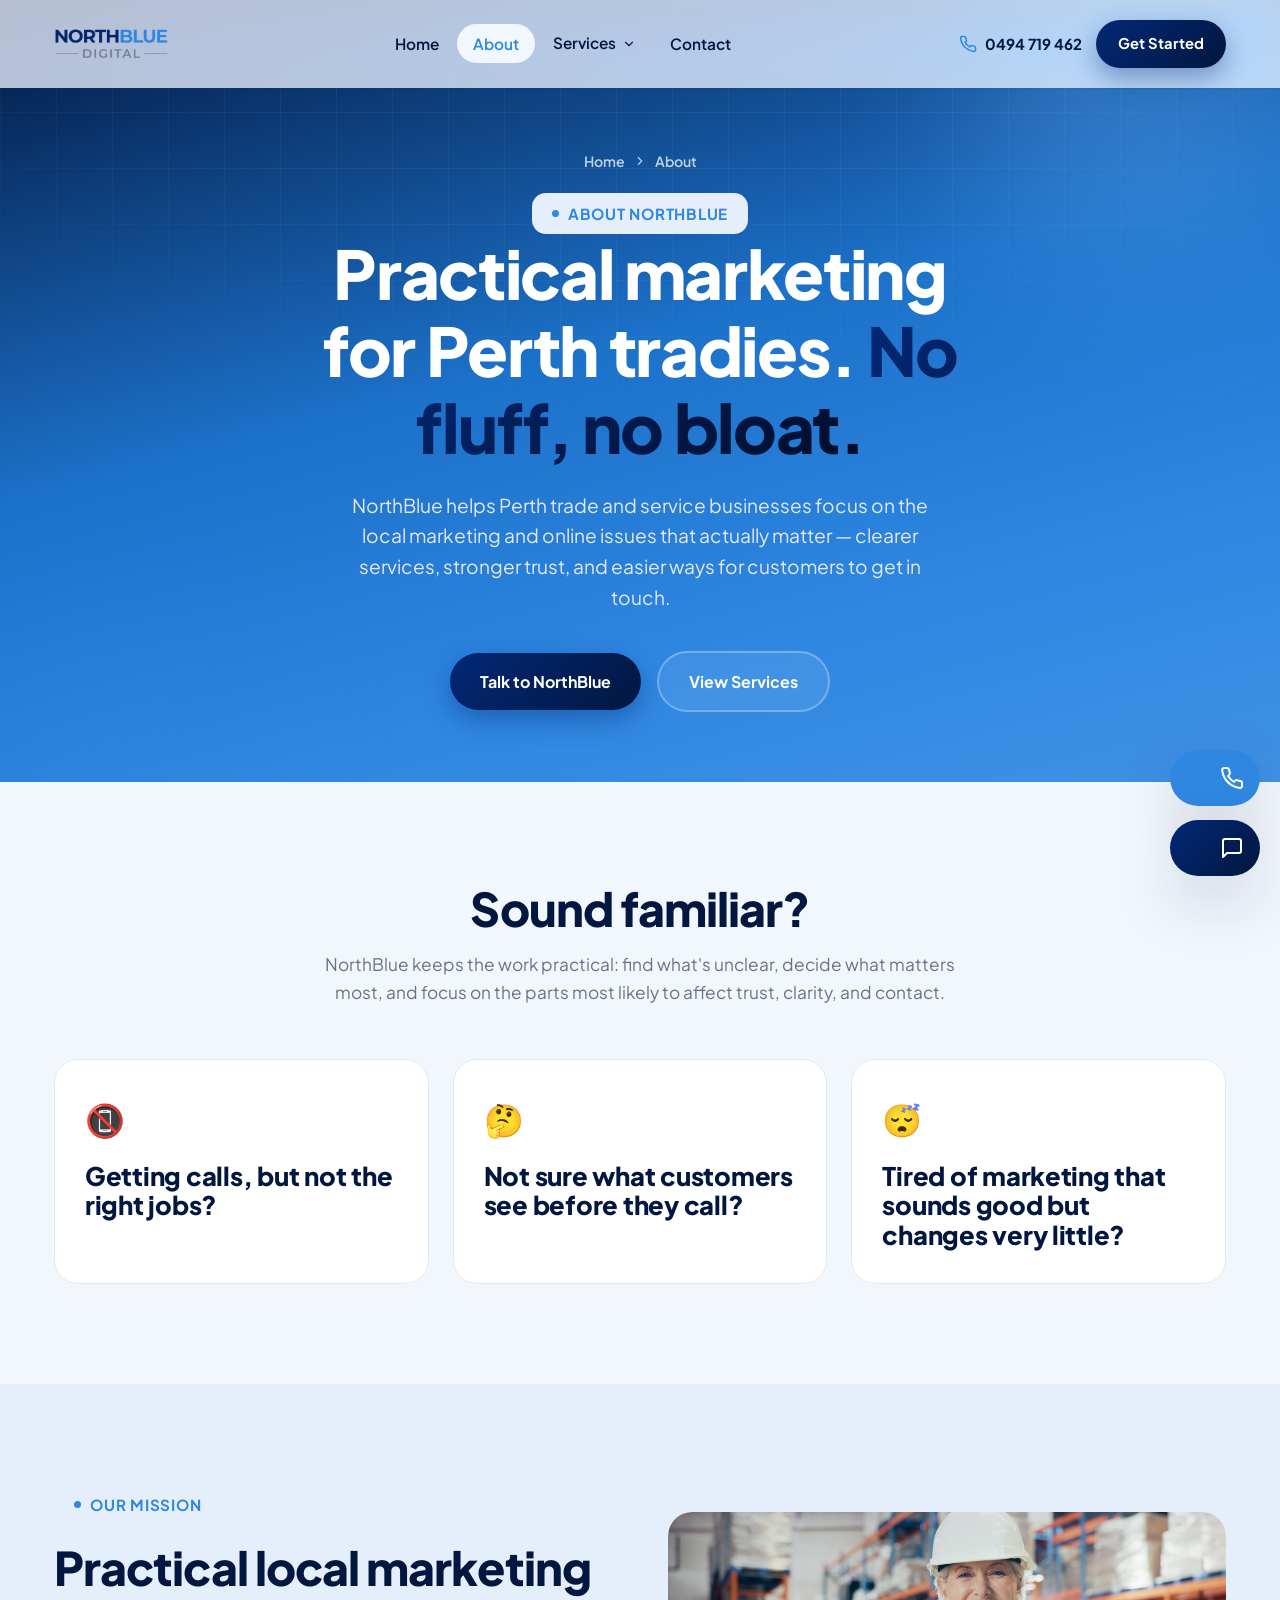
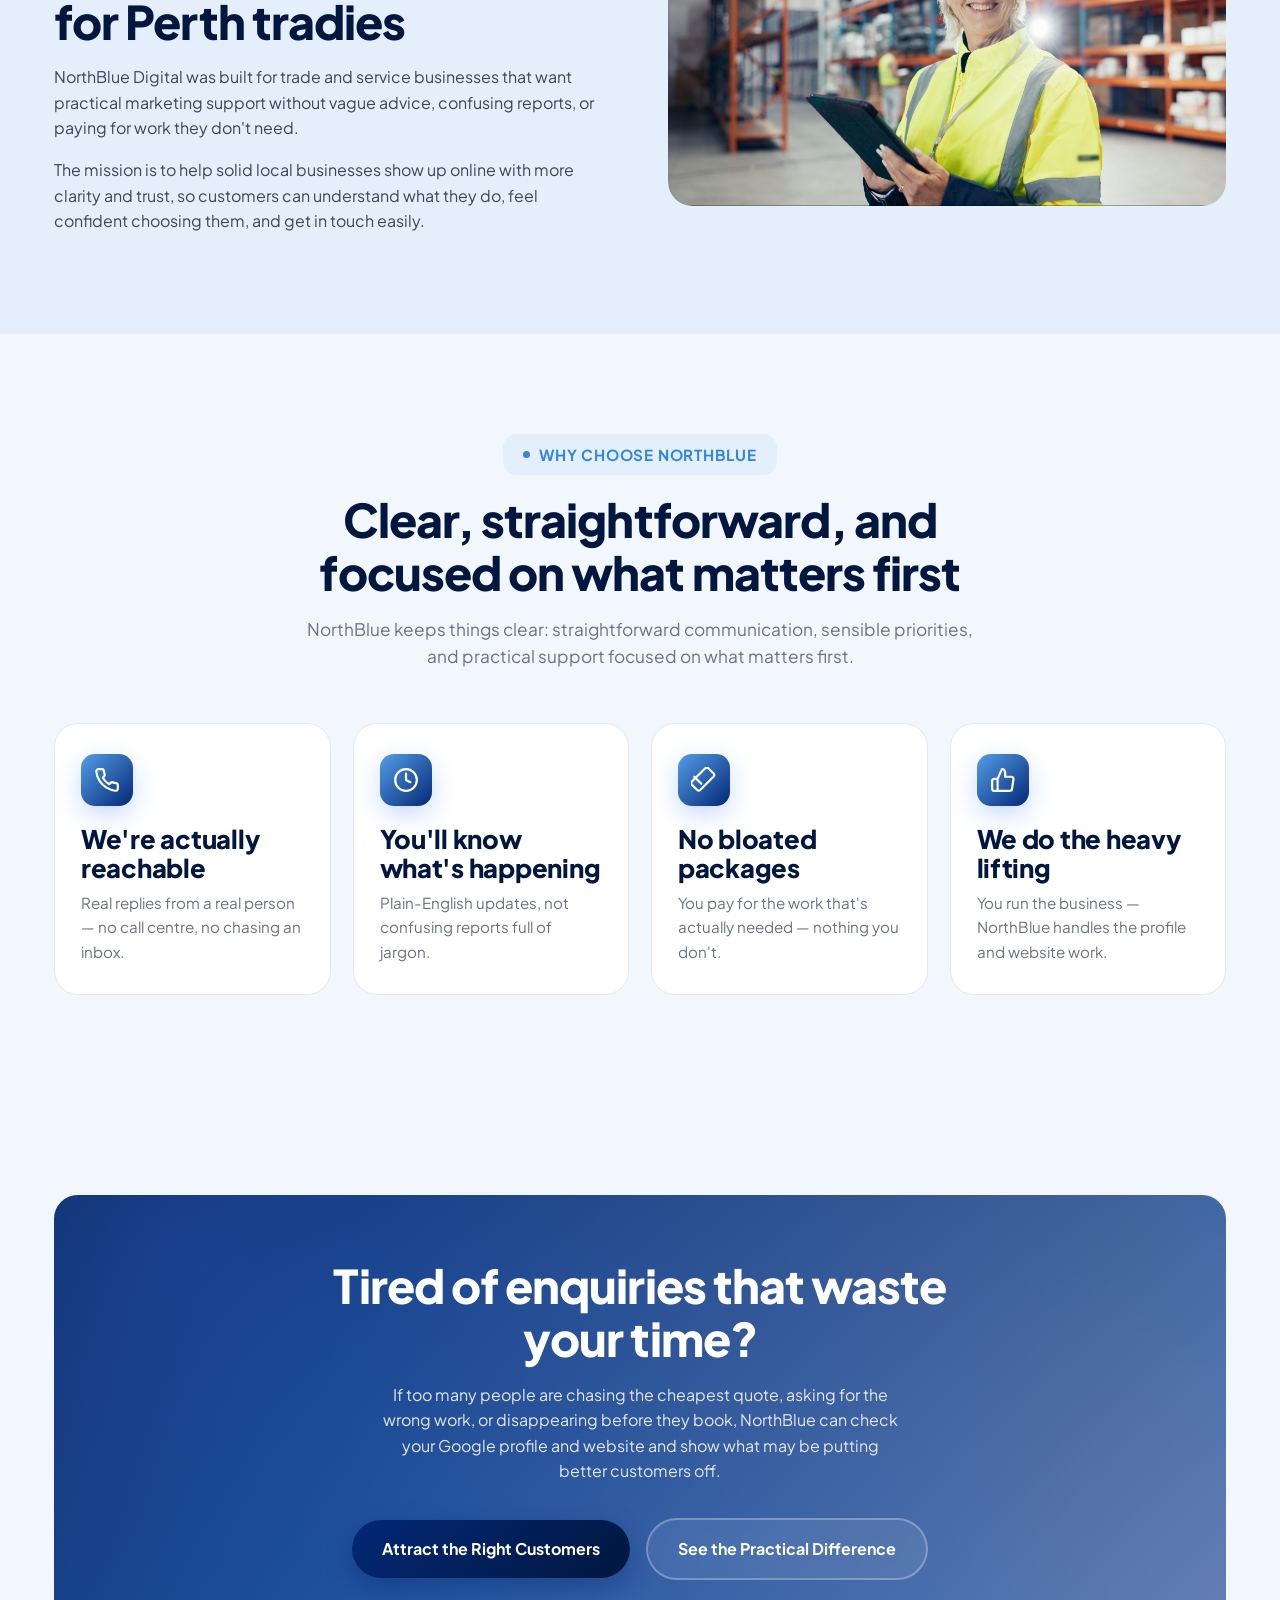
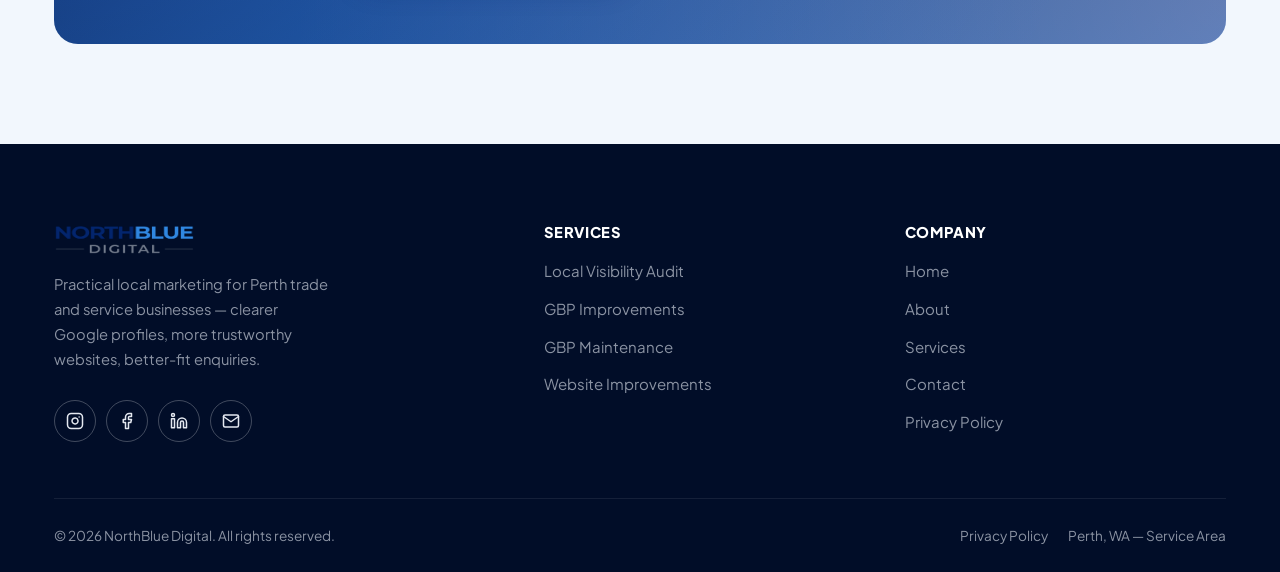
<file: about/index.html>
<!doctype html>
<html lang="en-AU">
<head>
<meta charset="UTF-8">
<meta name="viewport" content="width=device-width, initial-scale=1">
<title>About NorthBlue Digital | Practical Marketing for Perth Tradies</title>
<meta name="description" content="NorthBlue Digital was built for Perth trade and service businesses that want practical marketing support without vague advice, confusing reports, or bloated packages.">
<link rel="canonical" href="https://northbluedigital.com.au/about/">
<meta property="og:type" content="website">
<meta property="og:title" content="About NorthBlue Digital">
<meta property="og:description" content="Practical marketing for Perth tradies. No fluff, no bloat.">
<meta property="og:image" content="/assets/images/icon.png">
<link rel="icon" href="/assets/images/favicon-32.png" sizes="32x32">
<link rel="apple-touch-icon" href="/assets/images/apple-touch-icon.png">
<link rel="stylesheet" href="/assets/css/style.css">
</head>
<body>
<a class="skip-link" href="#main">Skip to content</a>

<!-- ============ HEADER ============ -->
<header class="site-header">
  <div class="container">
    <a href="/" class="brand" aria-label="NorthBlue Digital home">
      <img src="/assets/images/logo.png" alt="NorthBlue Digital" width="160" height="47">
    </a>
    <nav class="nav-desktop" aria-label="Primary">
      <ul>
        <li><a class="nav-link" href="/">Home</a></li>
        <li><a class="nav-link" href="/about/" aria-current="page">About</a></li>
        <li class="has-dropdown">
          <a class="nav-link" href="/services/">Services
            <svg viewBox="0 0 24 24" fill="none" stroke="currentColor" stroke-width="2" stroke-linecap="round"><polyline points="6 9 12 15 18 9"/></svg>
          </a>
          <div class="dropdown">
            <a href="/services/local-visibility-audit/">Local Visibility Audit<span>Know what to fix first — $300</span></a>
            <a href="/services/gbp-improvements/">GBP Improvements<span>Clean up your Google profile — $500</span></a>
            <a href="/services/gbp-maintenance/">GBP Maintenance<span>Stay active monthly — $450/mo</span></a>
            <a href="/services/website-improvements/">Website Improvements<span>Fix what's costing enquiries — from $1,500</span></a>
          </div>
        </li>
        <li><a class="nav-link" href="/contact/">Contact</a></li>
      </ul>
    </nav>
    <div class="header-cta">
      <a href="tel:+61494719462" class="header-phone">
        <svg viewBox="0 0 24 24" fill="none" stroke="currentColor" stroke-width="2" stroke-linecap="round" stroke-linejoin="round"><path d="M22 16.92v3a2 2 0 0 1-2.18 2 19.79 19.79 0 0 1-8.63-3.07 19.5 19.5 0 0 1-6-6 19.79 19.79 0 0 1-3.07-8.67A2 2 0 0 1 4.11 2h3a2 2 0 0 1 2 1.72c.127.96.361 1.903.7 2.81a2 2 0 0 1-.45 2.11L8.09 9.91a16 16 0 0 0 6 6l1.27-1.27a2 2 0 0 1 2.11-.45c.907.339 1.85.573 2.81.7A2 2 0 0 1 22 16.92z"/></svg>
        0494 719 462
      </a>
      <a href="/contact/" class="btn btn-primary btn-sm">Get Started</a>
    </div>
    <button class="nav-toggle" aria-label="Open menu" aria-expanded="false">
      <span></span><span></span><span></span>
    </button>
  </div>
</header>

<div class="mobile-nav" aria-hidden="true">
  <div class="mobile-nav-backdrop" data-close-nav></div>
  <div class="mobile-nav-panel">
    <ul>
      <li><a href="/" data-close-nav>Home</a></li>
      <li><a href="/about/" data-close-nav>About</a></li>
      <li><a href="/services/" data-close-nav>Services</a></li>
      <li class="sub-list">
        <a href="/services/local-visibility-audit/" data-close-nav>— Local Visibility Audit</a>
        <a href="/services/gbp-improvements/" data-close-nav>— GBP Improvements</a>
        <a href="/services/gbp-maintenance/" data-close-nav>— GBP Maintenance</a>
        <a href="/services/website-improvements/" data-close-nav>— Website Improvements</a>
      </li>
      <li><a href="/contact/" data-close-nav>Contact</a></li>
    </ul>
    <div class="mobile-cta">
      <a href="tel:+61494719462" class="btn btn-secondary btn-block">Call 0494 719 462</a>
      <a href="/contact/" class="btn btn-primary btn-block">Get Started</a>
    </div>
  </div>
</div>

<main id="main">

  <!-- ============ HERO ============ -->
  <section class="hero hero-sub">
    <div class="hero-grid"></div>
    <div class="hero-blob b1"></div>
    <div class="hero-blob b2"></div>
    <div class="container hero-inner">
      <div class="breadcrumb"><a href="/">Home</a>
        <svg viewBox="0 0 24 24" fill="none" stroke="currentColor" stroke-width="2" stroke-linecap="round"><polyline points="9 18 15 12 9 6"/></svg>
        About</div>
      <span class="eyebrow" data-reveal="fade">About NorthBlue</span>
      <h1 data-reveal="fade">Practical marketing for Perth tradies. <span class="accent">No fluff, no bloat.</span></h1>
      <p class="lede" data-reveal="fade">NorthBlue helps Perth trade and service businesses focus on the local marketing and online issues that actually matter — clearer services, stronger trust, and easier ways for customers to get in touch.</p>
      <div class="hero-actions" data-reveal="fade">
        <a href="/contact/" class="btn btn-primary">Talk to NorthBlue</a>
        <a href="/services/" class="btn btn-ghost-light">View Services</a>
      </div>
    </div>
  </section>

  <!-- ============ PROBLEM STATEMENTS ============ -->
  <section class="section-pad">
    <div class="container">
      <div class="section-head center">
        <h2>Sound familiar?</h2>
        <p>NorthBlue keeps the work practical: find what's unclear, decide what matters most, and focus on the parts most likely to affect trust, clarity, and contact.</p>
      </div>
      <div class="problem-grid" data-reveal-group>
        <div class="problem-card" data-reveal style="--i:0">
          <span class="mark">📵</span>
          <h3>Getting calls, but not the right jobs?</h3>
        </div>
        <div class="problem-card" data-reveal style="--i:1">
          <span class="mark">🤔</span>
          <h3>Not sure what customers see before they call?</h3>
        </div>
        <div class="problem-card" data-reveal style="--i:2">
          <span class="mark">😴</span>
          <h3>Tired of marketing that sounds good but changes very little?</h3>
        </div>
      </div>
    </div>
  </section>

  <!-- ============ MISSION ============ -->
  <section class="section-pad bg-soft">
    <div class="container">
      <div class="two-col">
        <div data-reveal="left">
          <span class="eyebrow">Our mission</span>
          <h2 class="mt-16">Practical local marketing for Perth tradies</h2>
          <p class="mt-16" style="color:var(--slate-600)">NorthBlue Digital was built for trade and service businesses that want practical marketing support without vague advice, confusing reports, or paying for work they don't need.</p>
          <p class="mt-16" style="color:var(--slate-600)">The mission is to help solid local businesses show up online with more clarity and trust, so customers can understand what they do, feel confident choosing them, and get in touch easily.</p>
        </div>
        <div data-reveal="right">
          <div class="media-frame">
            <img src="/assets/images/photo-2.jpg" alt="Local Perth trade business at work" width="1024" height="618" loading="lazy">
          </div>
        </div>
      </div>
    </div>
  </section>

  <!-- ============ WHY CHOOSE ============ -->
  <section class="section-pad">
    <div class="container">
      <div class="section-head center">
        <span class="eyebrow">Why choose NorthBlue</span>
        <h2>Clear, straightforward, and focused on what matters first</h2>
        <p>NorthBlue keeps things clear: straightforward communication, sensible priorities, and practical support focused on what matters first.</p>
      </div>
      <div class="value-grid" data-reveal-group>
        <div class="value-card" data-reveal style="--i:0">
          <div class="icon-badge">
            <svg viewBox="0 0 24 24" fill="none" stroke="currentColor" stroke-width="2" stroke-linecap="round" stroke-linejoin="round"><path d="M22 16.92v3a2 2 0 0 1-2.18 2 19.79 19.79 0 0 1-8.63-3.07 19.5 19.5 0 0 1-6-6 19.79 19.79 0 0 1-3.07-8.67A2 2 0 0 1 4.11 2h3a2 2 0 0 1 2 1.72c.127.96.361 1.903.7 2.81a2 2 0 0 1-.45 2.11L8.09 9.91a16 16 0 0 0 6 6l1.27-1.27a2 2 0 0 1 2.11-.45c.907.339 1.85.573 2.81.7A2 2 0 0 1 22 16.92z"/></svg>
          </div>
          <h3>We're actually reachable</h3>
          <p>Real replies from a real person — no call centre, no chasing an inbox.</p>
        </div>
        <div class="value-card" data-reveal style="--i:1">
          <div class="icon-badge">
            <svg viewBox="0 0 24 24" fill="none" stroke="currentColor" stroke-width="2" stroke-linecap="round" stroke-linejoin="round"><circle cx="12" cy="12" r="10"/><polyline points="12 6 12 12 16 14"/></svg>
          </div>
          <h3>You'll know what's happening</h3>
          <p>Plain-English updates, not confusing reports full of jargon.</p>
        </div>
        <div class="value-card" data-reveal style="--i:2">
          <div class="icon-badge">
            <svg viewBox="0 0 24 24" fill="none" stroke="currentColor" stroke-width="2" stroke-linecap="round" stroke-linejoin="round"><path d="M20.91 8.84 8.56 21.19a2 2 0 0 1-2.83 0l-4.9-4.9a2 2 0 0 1 0-2.83L13.16 1.09a2 2 0 0 1 2.83 0l4.92 4.92a2 2 0 0 1 0 2.83z"/><path d="M9.5 15.5 3 9"/></svg>
          </div>
          <h3>No bloated packages</h3>
          <p>You pay for the work that's actually needed — nothing you don't.</p>
        </div>
        <div class="value-card" data-reveal style="--i:3">
          <div class="icon-badge">
            <svg viewBox="0 0 24 24" fill="none" stroke="currentColor" stroke-width="2" stroke-linecap="round" stroke-linejoin="round"><path d="M14 9V5a3 3 0 0 0-3-3l-4 9v11h11.28a2 2 0 0 0 2-1.7l1.38-9a2 2 0 0 0-2-2.3zM7 22H4a2 2 0 0 1-2-2v-7a2 2 0 0 1 2-2h3"/></svg>
          </div>
          <h3>We do the heavy lifting</h3>
          <p>You run the business — NorthBlue handles the profile and website work.</p>
        </div>
      </div>
    </div>
  </section>

  <!-- ============ CTA BAND ============ -->
  <section class="section-pad">
    <div class="container">
      <div class="cta-band" data-reveal="scale">
        <h2>Tired of enquiries that waste your time?</h2>
        <p>If too many people are chasing the cheapest quote, asking for the wrong work, or disappearing before they book, NorthBlue can check your Google profile and website and show what may be putting better customers off.</p>
        <div class="hero-actions">
          <a href="/contact/" class="btn btn-primary">Attract the Right Customers</a>
          <a href="/services/" class="btn btn-ghost-light">See the Practical Difference</a>
        </div>
      </div>
    </div>
  </section>

</main>

<!-- ============ FOOTER ============ -->
<footer class="site-footer">
  <div class="container">
    <div class="footer-top">
      <div class="footer-brand">
        <img src="/assets/images/logo.png" alt="NorthBlue Digital" width="140" height="41" loading="lazy">
        <p>Practical local marketing for Perth trade and service businesses — clearer Google profiles, more trustworthy websites, better-fit enquiries.</p>
        <div class="social-row">
          <a href="https://www.instagram.com/northbluedigital/" aria-label="NorthBlue Digital on Instagram" target="_blank" rel="noopener"><svg viewBox="0 0 24 24" fill="none" stroke="currentColor" stroke-width="2" stroke-linecap="round" stroke-linejoin="round"><rect x="2" y="2" width="20" height="20" rx="5"/><path d="M16 11.37A4 4 0 1 1 12.63 8 4 4 0 0 1 16 11.37z"/><line x1="17.5" y1="6.5" x2="17.51" y2="6.5"/></svg></a>
          <a href="https://www.facebook.com/NorthBlueDigital/" aria-label="NorthBlue Digital on Facebook" target="_blank" rel="noopener"><svg viewBox="0 0 24 24" fill="none" stroke="currentColor" stroke-width="2" stroke-linecap="round" stroke-linejoin="round"><path d="M18 2h-3a5 5 0 0 0-5 5v3H7v4h3v8h4v-8h3l1-4h-4V7a1 1 0 0 1 1-1h3z"/></svg></a>
          <a href="https://linkedin.com/company/northbluedigital" aria-label="NorthBlue Digital on LinkedIn" target="_blank" rel="noopener"><svg viewBox="0 0 24 24" fill="none" stroke="currentColor" stroke-width="2" stroke-linecap="round" stroke-linejoin="round"><path d="M16 8a6 6 0 0 1 6 6v7h-4v-7a2 2 0 0 0-2-2 2 2 0 0 0-2 2v7h-4v-7a6 6 0 0 1 6-6z"/><rect x="2" y="9" width="4" height="12"/><circle cx="4" cy="4" r="2"/></svg></a>
          <a href="mailto:hello@northbluedigital.com.au" aria-label="Email NorthBlue Digital"><svg viewBox="0 0 24 24" fill="none" stroke="currentColor" stroke-width="2" stroke-linecap="round" stroke-linejoin="round"><rect x="2" y="4" width="20" height="16" rx="2"/><path d="M22 6l-10 7L2 6"/></svg></a>
        </div>
      </div>
      <div class="footer-col">
        <h4>Services</h4>
        <ul>
          <li><a href="/services/local-visibility-audit/">Local Visibility Audit</a></li>
          <li><a href="/services/gbp-improvements/">GBP Improvements</a></li>
          <li><a href="/services/gbp-maintenance/">GBP Maintenance</a></li>
          <li><a href="/services/website-improvements/">Website Improvements</a></li>
        </ul>
      </div>
      <div class="footer-col">
        <h4>Company</h4>
        <ul>
          <li><a href="/">Home</a></li>
          <li><a href="/about/">About</a></li>
          <li><a href="/services/">Services</a></li>
          <li><a href="/contact/">Contact</a></li>
          <li><a href="/privacy-policy/">Privacy Policy</a></li>
        </ul>
      </div>
      <div class="footer-col footer-newsletter">
        <h4>Perth Marketing Tips</h4>
        <p>Get practical local marketing tips for trade businesses — no spam, unsubscribe anytime.</p>
        <form data-validate>
          <input type="email" required placeholder="you@business.com.au" aria-label="Email address">
          <button type="submit" aria-label="Subscribe">
            <svg viewBox="0 0 24 24" fill="none" stroke="currentColor" stroke-width="2.4" stroke-linecap="round" stroke-linejoin="round"><line x1="5" y1="12" x2="19" y2="12"/><polyline points="12 5 19 12 12 19"/></svg>
          </button>
          <div class="form-honeypot"><label>Leave blank<input type="text" name="company" tabindex="-1" autocomplete="off"></label></div>
        </form>
        <div class="form-status" role="status"></div>
      </div>
    </div>
    <div class="footer-bottom">
      <span>© <span data-year></span> NorthBlue Digital. All rights reserved.</span>
      <div class="legal-links">
        <a href="/privacy-policy/">Privacy Policy</a>
        <a href="/services/">Perth, WA — Service Area</a>
      </div>
    </div>
  </div>
</footer>

<div class="floating-actions">
  <a href="tel:+61494719462" class="fab fab-call" aria-label="Call NorthBlue Digital">
    <span class="fab-icon"><svg viewBox="0 0 24 24" fill="none" stroke="currentColor" stroke-width="2" stroke-linecap="round" stroke-linejoin="round"><path d="M22 16.92v3a2 2 0 0 1-2.18 2 19.79 19.79 0 0 1-8.63-3.07 19.5 19.5 0 0 1-6-6 19.79 19.79 0 0 1-3.07-8.67A2 2 0 0 1 4.11 2h3a2 2 0 0 1 2 1.72c.127.96.361 1.903.7 2.81a2 2 0 0 1-.45 2.11L8.09 9.91a16 16 0 0 0 6 6l1.27-1.27a2 2 0 0 1 2.11-.45c.907.339 1.85.573 2.81.7A2 2 0 0 1 22 16.92z"/></svg></span>
    <span class="fab-label">Call 0494 719 462</span>
  </a>
  <button type="button" class="fab fab-inquiry" data-open-inquiry aria-label="Send an enquiry">
    <span class="fab-icon"><svg viewBox="0 0 24 24" fill="none" stroke="currentColor" stroke-width="2" stroke-linecap="round" stroke-linejoin="round"><path d="M21 15a2 2 0 0 1-2 2H7l-4 4V5a2 2 0 0 1 2-2h14a2 2 0 0 1 2 2z"/></svg></span>
    <span class="fab-label">Send Enquiry</span>
  </button>
</div>

<div class="inquiry-modal" aria-hidden="true">
  <div class="inquiry-modal-backdrop" data-close-inquiry></div>
  <div class="inquiry-modal-panel" role="dialog" aria-modal="true" aria-label="Send an enquiry">
    <button type="button" class="inquiry-modal-close" data-close-inquiry aria-label="Close">
      <svg viewBox="0 0 24 24" fill="none" stroke="currentColor" stroke-width="2.4" stroke-linecap="round" stroke-linejoin="round"><line x1="18" y1="6" x2="6" y2="18"/><line x1="6" y1="6" x2="18" y2="18"/></svg>
    </button>
    <h3>Send an Enquiry</h3>
    <p>Reply within 1 business day — no runaround, no hard sell.</p>
    <form data-validate novalidate>
      <div class="field">
        <label for="fab-name">Name</label>
        <input type="text" id="fab-name" name="name" required placeholder="Your full name" autocomplete="name">
      </div>
      <div class="field">
        <label for="fab-phone">Phone</label>
        <input type="tel" id="fab-phone" name="phone" required placeholder="04xx xxx xxx" autocomplete="tel">
      </div>
      <div class="field">
        <label for="fab-email">Email</label>
        <input type="email" id="fab-email" name="email" required placeholder="you@business.com.au" autocomplete="email">
      </div>
      <div class="field">
        <label for="fab-message">Message</label>
        <textarea id="fab-message" name="message" required placeholder="Tell us a bit about what's going on and what you'd like help with."></textarea>
      </div>
      <div class="form-honeypot">
        <label>Leave this field blank
          <input type="text" name="company" tabindex="-1" autocomplete="off">
        </label>
      </div>
      <button type="submit" class="btn btn-primary btn-block">
        Send Enquiry
        <svg viewBox="0 0 24 24" fill="none" stroke="currentColor" stroke-width="2.4" stroke-linecap="round" stroke-linejoin="round"><line x1="22" y1="2" x2="11" y2="13"/><polygon points="22 2 15 22 11 13 2 9 22 2"/></svg>
      </button>
      <div class="form-status" role="status"></div>
    </form>
  </div>
</div>

<button class="to-top" aria-label="Back to top">
  <svg viewBox="0 0 24 24" fill="none" stroke="currentColor" stroke-width="2.4" stroke-linecap="round" stroke-linejoin="round"><line x1="12" y1="19" x2="12" y2="5"/><polyline points="5 12 12 5 19 12"/></svg>
</button>

<script src="/assets/js/main.js"></script>
</body>
</html>
</file>
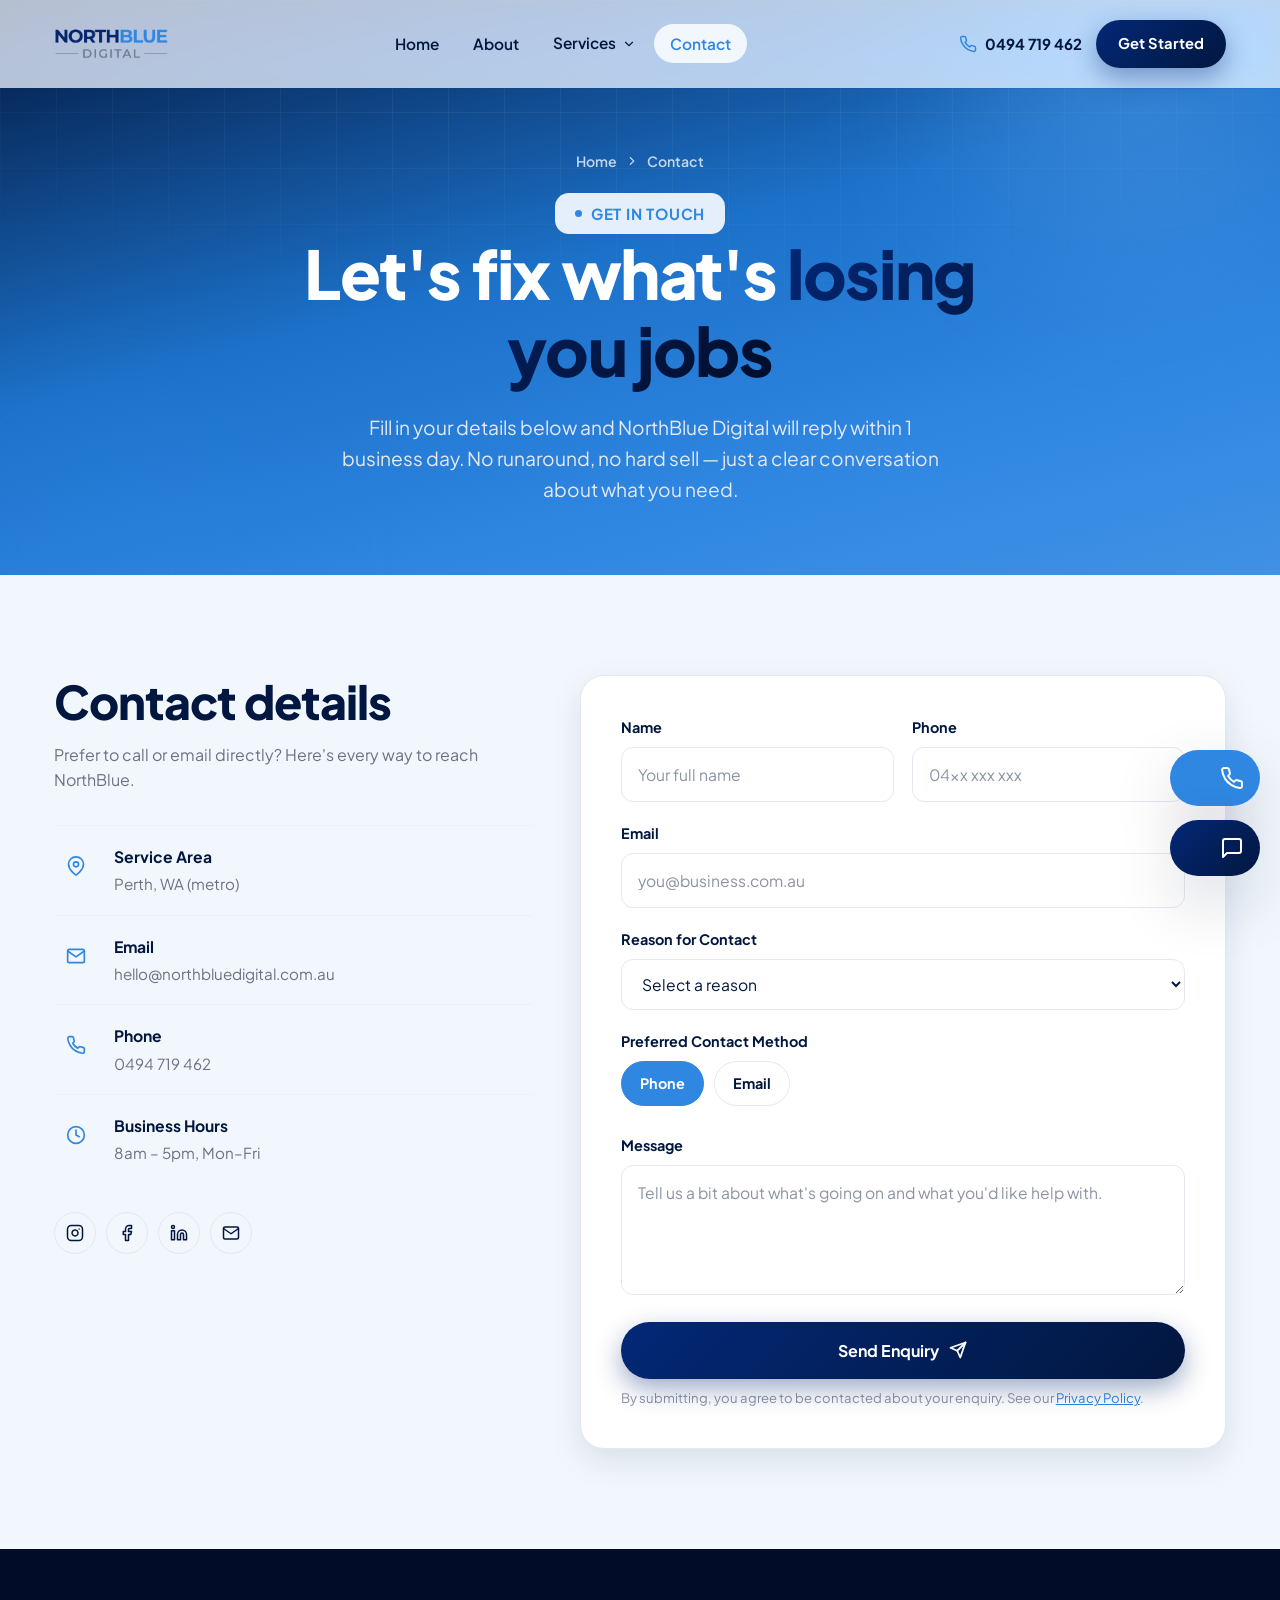
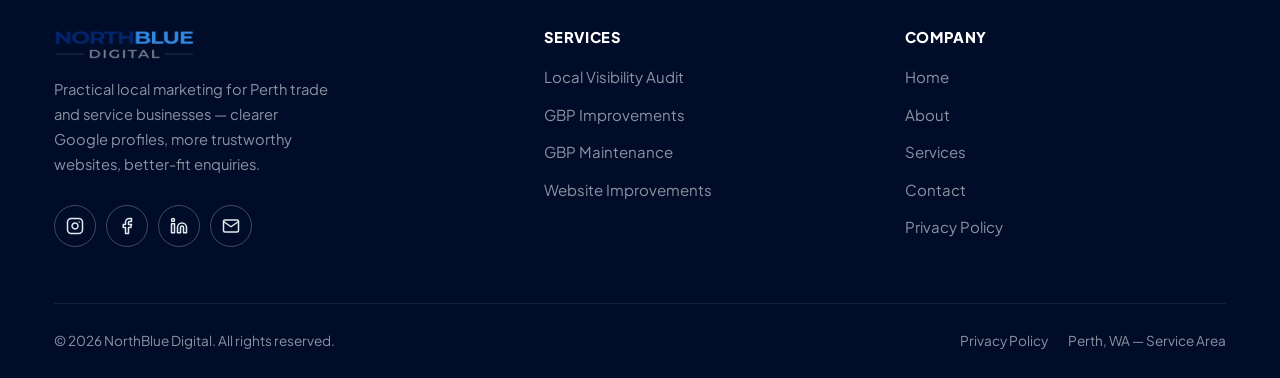
<file: contact/index.html>
<!doctype html>
<html lang="en-AU">
<head>
<meta charset="UTF-8">
<meta name="viewport" content="width=device-width, initial-scale=1">
<title>Contact NorthBlue Digital | Perth Local SEO &amp; Website Help</title>
<meta name="description" content="Fill in your details and NorthBlue Digital will reply within 1 business day. No runaround, no hard sell — just a clear conversation about what you need.">
<link rel="canonical" href="https://northbluedigital.com.au/contact/">
<meta property="og:type" content="website">
<meta property="og:title" content="Contact NorthBlue Digital">
<meta property="og:description" content="Get in touch — reply within 1 business day.">
<meta property="og:image" content="/assets/images/icon.png">
<link rel="icon" href="/assets/images/favicon-32.png" sizes="32x32">
<link rel="apple-touch-icon" href="/assets/images/apple-touch-icon.png">
<link rel="stylesheet" href="/assets/css/style.css">
</head>
<body>
<a class="skip-link" href="#main">Skip to content</a>

<header class="site-header">
  <div class="container">
    <a href="/" class="brand" aria-label="NorthBlue Digital home">
      <img src="/assets/images/logo.png" alt="NorthBlue Digital" width="160" height="47">
    </a>
    <nav class="nav-desktop" aria-label="Primary">
      <ul>
        <li><a class="nav-link" href="/">Home</a></li>
        <li><a class="nav-link" href="/about/">About</a></li>
        <li class="has-dropdown">
          <a class="nav-link" href="/services/">Services
            <svg viewBox="0 0 24 24" fill="none" stroke="currentColor" stroke-width="2" stroke-linecap="round"><polyline points="6 9 12 15 18 9"/></svg>
          </a>
          <div class="dropdown">
            <a href="/services/local-visibility-audit/">Local Visibility Audit<span>Know what to fix first — $300</span></a>
            <a href="/services/gbp-improvements/">GBP Improvements<span>Clean up your Google profile — $500</span></a>
            <a href="/services/gbp-maintenance/">GBP Maintenance<span>Stay active monthly — $450/mo</span></a>
            <a href="/services/website-improvements/">Website Improvements<span>Fix what's costing enquiries — from $1,500</span></a>
          </div>
        </li>
        <li><a class="nav-link" href="/contact/" aria-current="page">Contact</a></li>
      </ul>
    </nav>
    <div class="header-cta">
      <a href="tel:+61494719462" class="header-phone">
        <svg viewBox="0 0 24 24" fill="none" stroke="currentColor" stroke-width="2" stroke-linecap="round" stroke-linejoin="round"><path d="M22 16.92v3a2 2 0 0 1-2.18 2 19.79 19.79 0 0 1-8.63-3.07 19.5 19.5 0 0 1-6-6 19.79 19.79 0 0 1-3.07-8.67A2 2 0 0 1 4.11 2h3a2 2 0 0 1 2 1.72c.127.96.361 1.903.7 2.81a2 2 0 0 1-.45 2.11L8.09 9.91a16 16 0 0 0 6 6l1.27-1.27a2 2 0 0 1 2.11-.45c.907.339 1.85.573 2.81.7A2 2 0 0 1 22 16.92z"/></svg>
        0494 719 462
      </a>
      <a href="/contact/" class="btn btn-primary btn-sm">Get Started</a>
    </div>
    <button class="nav-toggle" aria-label="Open menu" aria-expanded="false">
      <span></span><span></span><span></span>
    </button>
  </div>
</header>

<div class="mobile-nav" aria-hidden="true">
  <div class="mobile-nav-backdrop" data-close-nav></div>
  <div class="mobile-nav-panel">
    <ul>
      <li><a href="/" data-close-nav>Home</a></li>
      <li><a href="/about/" data-close-nav>About</a></li>
      <li><a href="/services/" data-close-nav>Services</a></li>
      <li class="sub-list">
        <a href="/services/local-visibility-audit/" data-close-nav>— Local Visibility Audit</a>
        <a href="/services/gbp-improvements/" data-close-nav>— GBP Improvements</a>
        <a href="/services/gbp-maintenance/" data-close-nav>— GBP Maintenance</a>
        <a href="/services/website-improvements/" data-close-nav>— Website Improvements</a>
      </li>
      <li><a href="/contact/" data-close-nav>Contact</a></li>
    </ul>
    <div class="mobile-cta">
      <a href="tel:+61494719462" class="btn btn-secondary btn-block">Call 0494 719 462</a>
      <a href="/contact/" class="btn btn-primary btn-block">Get Started</a>
    </div>
  </div>
</div>

<main id="main">

  <section class="hero hero-sub">
    <div class="hero-grid"></div>
    <div class="hero-blob b1"></div>
    <div class="hero-blob b2"></div>
    <div class="container hero-inner">
      <div class="breadcrumb"><a href="/">Home</a>
        <svg viewBox="0 0 24 24" fill="none" stroke="currentColor" stroke-width="2" stroke-linecap="round"><polyline points="9 18 15 12 9 6"/></svg>
        Contact</div>
      <span class="eyebrow" data-reveal="fade">Get in touch</span>
      <h1 data-reveal="fade">Let's fix what's <span class="accent">losing you jobs</span></h1>
      <p class="lede" data-reveal="fade">Fill in your details below and NorthBlue Digital will reply within 1 business day. No runaround, no hard sell — just a clear conversation about what you need.</p>
    </div>
  </section>

  <section class="section-pad">
    <div class="container">
      <div class="contact-wrap">
        <div class="contact-info" data-reveal="left">
          <h2>Contact details</h2>
          <p>Prefer to call or email directly? Here's every way to reach NorthBlue.</p>

          <div class="contact-detail">
            <span class="icon"><svg viewBox="0 0 24 24" fill="none" stroke="currentColor" stroke-width="2" stroke-linecap="round" stroke-linejoin="round"><path d="M21 10c0 7-9 13-9 13s-9-6-9-13a9 9 0 0 1 18 0z"/><circle cx="12" cy="10" r="3"/></svg></span>
            <div><strong>Service Area</strong><span>Perth, WA (metro)</span></div>
          </div>
          <div class="contact-detail">
            <span class="icon"><svg viewBox="0 0 24 24" fill="none" stroke="currentColor" stroke-width="2" stroke-linecap="round" stroke-linejoin="round"><path d="M4 4h16v16H4z" style="display:none"/><path d="M22 6l-10 7L2 6"/><rect x="2" y="4" width="20" height="16" rx="2"/></svg></span>
            <div><strong>Email</strong><a href="mailto:hello@northbluedigital.com.au">hello@northbluedigital.com.au</a></div>
          </div>
          <div class="contact-detail">
            <span class="icon"><svg viewBox="0 0 24 24" fill="none" stroke="currentColor" stroke-width="2" stroke-linecap="round" stroke-linejoin="round"><path d="M22 16.92v3a2 2 0 0 1-2.18 2 19.79 19.79 0 0 1-8.63-3.07 19.5 19.5 0 0 1-6-6 19.79 19.79 0 0 1-3.07-8.67A2 2 0 0 1 4.11 2h3a2 2 0 0 1 2 1.72c.127.96.361 1.903.7 2.81a2 2 0 0 1-.45 2.11L8.09 9.91a16 16 0 0 0 6 6l1.27-1.27a2 2 0 0 1 2.11-.45c.907.339 1.85.573 2.81.7A2 2 0 0 1 22 16.92z"/></svg></span>
            <div><strong>Phone</strong><a href="tel:+61494719462">0494 719 462</a></div>
          </div>
          <div class="contact-detail">
            <span class="icon"><svg viewBox="0 0 24 24" fill="none" stroke="currentColor" stroke-width="2" stroke-linecap="round" stroke-linejoin="round"><circle cx="12" cy="12" r="10"/><polyline points="12 6 12 12 16 14"/></svg></span>
            <div><strong>Business Hours</strong><span>8am – 5pm, Mon–Fri</span></div>
          </div>

          <div class="social-row">
            <a href="https://www.instagram.com/northbluedigital/" aria-label="NorthBlue Digital on Instagram" target="_blank" rel="noopener"><svg viewBox="0 0 24 24" fill="none" stroke="currentColor" stroke-width="2" stroke-linecap="round" stroke-linejoin="round"><rect x="2" y="2" width="20" height="20" rx="5"/><path d="M16 11.37A4 4 0 1 1 12.63 8 4 4 0 0 1 16 11.37z"/><line x1="17.5" y1="6.5" x2="17.51" y2="6.5"/></svg></a>
            <a href="https://www.facebook.com/NorthBlueDigital/" aria-label="NorthBlue Digital on Facebook" target="_blank" rel="noopener"><svg viewBox="0 0 24 24" fill="none" stroke="currentColor" stroke-width="2" stroke-linecap="round" stroke-linejoin="round"><path d="M18 2h-3a5 5 0 0 0-5 5v3H7v4h3v8h4v-8h3l1-4h-4V7a1 1 0 0 1 1-1h3z"/></svg></a>
            <a href="https://linkedin.com/company/northbluedigital" aria-label="NorthBlue Digital on LinkedIn" target="_blank" rel="noopener"><svg viewBox="0 0 24 24" fill="none" stroke="currentColor" stroke-width="2" stroke-linecap="round" stroke-linejoin="round"><path d="M16 8a6 6 0 0 1 6 6v7h-4v-7a2 2 0 0 0-2-2 2 2 0 0 0-2 2v7h-4v-7a6 6 0 0 1 6-6z"/><rect x="2" y="9" width="4" height="12"/><circle cx="4" cy="4" r="2"/></svg></a>
            <a href="mailto:hello@northbluedigital.com.au" aria-label="Email NorthBlue Digital"><svg viewBox="0 0 24 24" fill="none" stroke="currentColor" stroke-width="2" stroke-linecap="round" stroke-linejoin="round"><rect x="2" y="4" width="20" height="16" rx="2"/><path d="M22 6l-10 7L2 6"/></svg></a>
          </div>
        </div>

        <div data-reveal="right">
          <div class="form-card">
            <form data-validate novalidate>
              <div class="form-row">
                <div class="field">
                  <label for="name">Name</label>
                  <input type="text" id="name" name="name" required placeholder="Your full name" autocomplete="name">
                </div>
                <div class="field">
                  <label for="phone">Phone</label>
                  <input type="tel" id="phone" name="phone" required placeholder="04xx xxx xxx" autocomplete="tel">
                </div>
              </div>
              <div class="field">
                <label for="email">Email</label>
                <input type="email" id="email" name="email" required placeholder="you@business.com.au" autocomplete="email">
              </div>
              <div class="field">
                <label for="reason">Reason for Contact</label>
                <select id="reason" name="reason" required>
                  <option value="">Select a reason</option>
                  <option>General Enquiries</option>
                  <option>Sales</option>
                  <option>Services — GBP Improvements</option>
                  <option>Services — GBP Maintenance</option>
                  <option>Services — Website Improvements</option>
                  <option>Billing</option>
                  <option>Technical Issues</option>
                </select>
              </div>
              <div class="field">
                <label>Preferred Contact Method</label>
                <div class="radio-group">
                  <label class="radio-pill"><input type="radio" name="contact_method" value="Phone" checked>Phone</label>
                  <label class="radio-pill"><input type="radio" name="contact_method" value="Email">Email</label>
                </div>
              </div>
              <div class="field">
                <label for="message">Message</label>
                <textarea id="message" name="message" required placeholder="Tell us a bit about what's going on and what you'd like help with."></textarea>
              </div>

              <div class="form-honeypot">
                <label>Leave this field blank
                  <input type="text" name="company" tabindex="-1" autocomplete="off">
                </label>
              </div>

              <button type="submit" class="btn btn-primary btn-block">
                Send Enquiry
                <svg viewBox="0 0 24 24" fill="none" stroke="currentColor" stroke-width="2.4" stroke-linecap="round" stroke-linejoin="round"><line x1="22" y1="2" x2="11" y2="13"/><polygon points="22 2 15 22 11 13 2 9 22 2"/></svg>
              </button>
              <p class="field-note">By submitting, you agree to be contacted about your enquiry. See our <a href="/privacy-policy/" style="color:var(--blue-600); text-decoration:underline;">Privacy Policy</a>.</p>
              <div class="form-status" role="status"></div>
            </form>
          </div>
        </div>
      </div>
    </div>
  </section>

</main>

<footer class="site-footer">
  <div class="container">
    <div class="footer-top">
      <div class="footer-brand">
        <img src="/assets/images/logo.png" alt="NorthBlue Digital" width="140" height="41" loading="lazy">
        <p>Practical local marketing for Perth trade and service businesses — clearer Google profiles, more trustworthy websites, better-fit enquiries.</p>
        <div class="social-row">
          <a href="https://www.instagram.com/northbluedigital/" aria-label="NorthBlue Digital on Instagram" target="_blank" rel="noopener"><svg viewBox="0 0 24 24" fill="none" stroke="currentColor" stroke-width="2" stroke-linecap="round" stroke-linejoin="round"><rect x="2" y="2" width="20" height="20" rx="5"/><path d="M16 11.37A4 4 0 1 1 12.63 8 4 4 0 0 1 16 11.37z"/><line x1="17.5" y1="6.5" x2="17.51" y2="6.5"/></svg></a>
          <a href="https://www.facebook.com/NorthBlueDigital/" aria-label="NorthBlue Digital on Facebook" target="_blank" rel="noopener"><svg viewBox="0 0 24 24" fill="none" stroke="currentColor" stroke-width="2" stroke-linecap="round" stroke-linejoin="round"><path d="M18 2h-3a5 5 0 0 0-5 5v3H7v4h3v8h4v-8h3l1-4h-4V7a1 1 0 0 1 1-1h3z"/></svg></a>
          <a href="https://linkedin.com/company/northbluedigital" aria-label="NorthBlue Digital on LinkedIn" target="_blank" rel="noopener"><svg viewBox="0 0 24 24" fill="none" stroke="currentColor" stroke-width="2" stroke-linecap="round" stroke-linejoin="round"><path d="M16 8a6 6 0 0 1 6 6v7h-4v-7a2 2 0 0 0-2-2 2 2 0 0 0-2 2v7h-4v-7a6 6 0 0 1 6-6z"/><rect x="2" y="9" width="4" height="12"/><circle cx="4" cy="4" r="2"/></svg></a>
          <a href="mailto:hello@northbluedigital.com.au" aria-label="Email NorthBlue Digital"><svg viewBox="0 0 24 24" fill="none" stroke="currentColor" stroke-width="2" stroke-linecap="round" stroke-linejoin="round"><rect x="2" y="4" width="20" height="16" rx="2"/><path d="M22 6l-10 7L2 6"/></svg></a>
        </div>
      </div>
      <div class="footer-col">
        <h4>Services</h4>
        <ul>
          <li><a href="/services/local-visibility-audit/">Local Visibility Audit</a></li>
          <li><a href="/services/gbp-improvements/">GBP Improvements</a></li>
          <li><a href="/services/gbp-maintenance/">GBP Maintenance</a></li>
          <li><a href="/services/website-improvements/">Website Improvements</a></li>
        </ul>
      </div>
      <div class="footer-col">
        <h4>Company</h4>
        <ul>
          <li><a href="/">Home</a></li>
          <li><a href="/about/">About</a></li>
          <li><a href="/services/">Services</a></li>
          <li><a href="/contact/">Contact</a></li>
          <li><a href="/privacy-policy/">Privacy Policy</a></li>
        </ul>
      </div>
      <div class="footer-col footer-newsletter">
        <h4>Perth Marketing Tips</h4>
        <p>Get practical local marketing tips for trade businesses — no spam, unsubscribe anytime.</p>
        <form data-validate>
          <input type="email" required placeholder="you@business.com.au" aria-label="Email address">
          <button type="submit" aria-label="Subscribe">
            <svg viewBox="0 0 24 24" fill="none" stroke="currentColor" stroke-width="2.4" stroke-linecap="round" stroke-linejoin="round"><line x1="5" y1="12" x2="19" y2="12"/><polyline points="12 5 19 12 12 19"/></svg>
          </button>
          <div class="form-honeypot"><label>Leave blank<input type="text" name="company" tabindex="-1" autocomplete="off"></label></div>
        </form>
        <div class="form-status" role="status"></div>
      </div>
    </div>
    <div class="footer-bottom">
      <span>© <span data-year></span> NorthBlue Digital. All rights reserved.</span>
      <div class="legal-links">
        <a href="/privacy-policy/">Privacy Policy</a>
        <a href="/services/">Perth, WA — Service Area</a>
      </div>
    </div>
  </div>
</footer>

<div class="floating-actions">
  <a href="tel:+61494719462" class="fab fab-call" aria-label="Call NorthBlue Digital">
    <span class="fab-icon"><svg viewBox="0 0 24 24" fill="none" stroke="currentColor" stroke-width="2" stroke-linecap="round" stroke-linejoin="round"><path d="M22 16.92v3a2 2 0 0 1-2.18 2 19.79 19.79 0 0 1-8.63-3.07 19.5 19.5 0 0 1-6-6 19.79 19.79 0 0 1-3.07-8.67A2 2 0 0 1 4.11 2h3a2 2 0 0 1 2 1.72c.127.96.361 1.903.7 2.81a2 2 0 0 1-.45 2.11L8.09 9.91a16 16 0 0 0 6 6l1.27-1.27a2 2 0 0 1 2.11-.45c.907.339 1.85.573 2.81.7A2 2 0 0 1 22 16.92z"/></svg></span>
    <span class="fab-label">Call 0494 719 462</span>
  </a>
  <button type="button" class="fab fab-inquiry" data-open-inquiry aria-label="Send an enquiry">
    <span class="fab-icon"><svg viewBox="0 0 24 24" fill="none" stroke="currentColor" stroke-width="2" stroke-linecap="round" stroke-linejoin="round"><path d="M21 15a2 2 0 0 1-2 2H7l-4 4V5a2 2 0 0 1 2-2h14a2 2 0 0 1 2 2z"/></svg></span>
    <span class="fab-label">Send Enquiry</span>
  </button>
</div>

<div class="inquiry-modal" aria-hidden="true">
  <div class="inquiry-modal-backdrop" data-close-inquiry></div>
  <div class="inquiry-modal-panel" role="dialog" aria-modal="true" aria-label="Send an enquiry">
    <button type="button" class="inquiry-modal-close" data-close-inquiry aria-label="Close">
      <svg viewBox="0 0 24 24" fill="none" stroke="currentColor" stroke-width="2.4" stroke-linecap="round" stroke-linejoin="round"><line x1="18" y1="6" x2="6" y2="18"/><line x1="6" y1="6" x2="18" y2="18"/></svg>
    </button>
    <h3>Send an Enquiry</h3>
    <p>Reply within 1 business day — no runaround, no hard sell.</p>
    <form data-validate novalidate>
      <div class="field">
        <label for="fab-name">Name</label>
        <input type="text" id="fab-name" name="name" required placeholder="Your full name" autocomplete="name">
      </div>
      <div class="field">
        <label for="fab-phone">Phone</label>
        <input type="tel" id="fab-phone" name="phone" required placeholder="04xx xxx xxx" autocomplete="tel">
      </div>
      <div class="field">
        <label for="fab-email">Email</label>
        <input type="email" id="fab-email" name="email" required placeholder="you@business.com.au" autocomplete="email">
      </div>
      <div class="field">
        <label for="fab-message">Message</label>
        <textarea id="fab-message" name="message" required placeholder="Tell us a bit about what's going on and what you'd like help with."></textarea>
      </div>
      <div class="form-honeypot">
        <label>Leave this field blank
          <input type="text" name="company" tabindex="-1" autocomplete="off">
        </label>
      </div>
      <button type="submit" class="btn btn-primary btn-block">
        Send Enquiry
        <svg viewBox="0 0 24 24" fill="none" stroke="currentColor" stroke-width="2.4" stroke-linecap="round" stroke-linejoin="round"><line x1="22" y1="2" x2="11" y2="13"/><polygon points="22 2 15 22 11 13 2 9 22 2"/></svg>
      </button>
      <div class="form-status" role="status"></div>
    </form>
  </div>
</div>

<button class="to-top" aria-label="Back to top">
  <svg viewBox="0 0 24 24" fill="none" stroke="currentColor" stroke-width="2.4" stroke-linecap="round" stroke-linejoin="round"><line x1="12" y1="19" x2="12" y2="5"/><polyline points="5 12 12 5 19 12"/></svg>
</button>

<script src="/assets/js/main.js"></script>
</body>
</html>
</file>
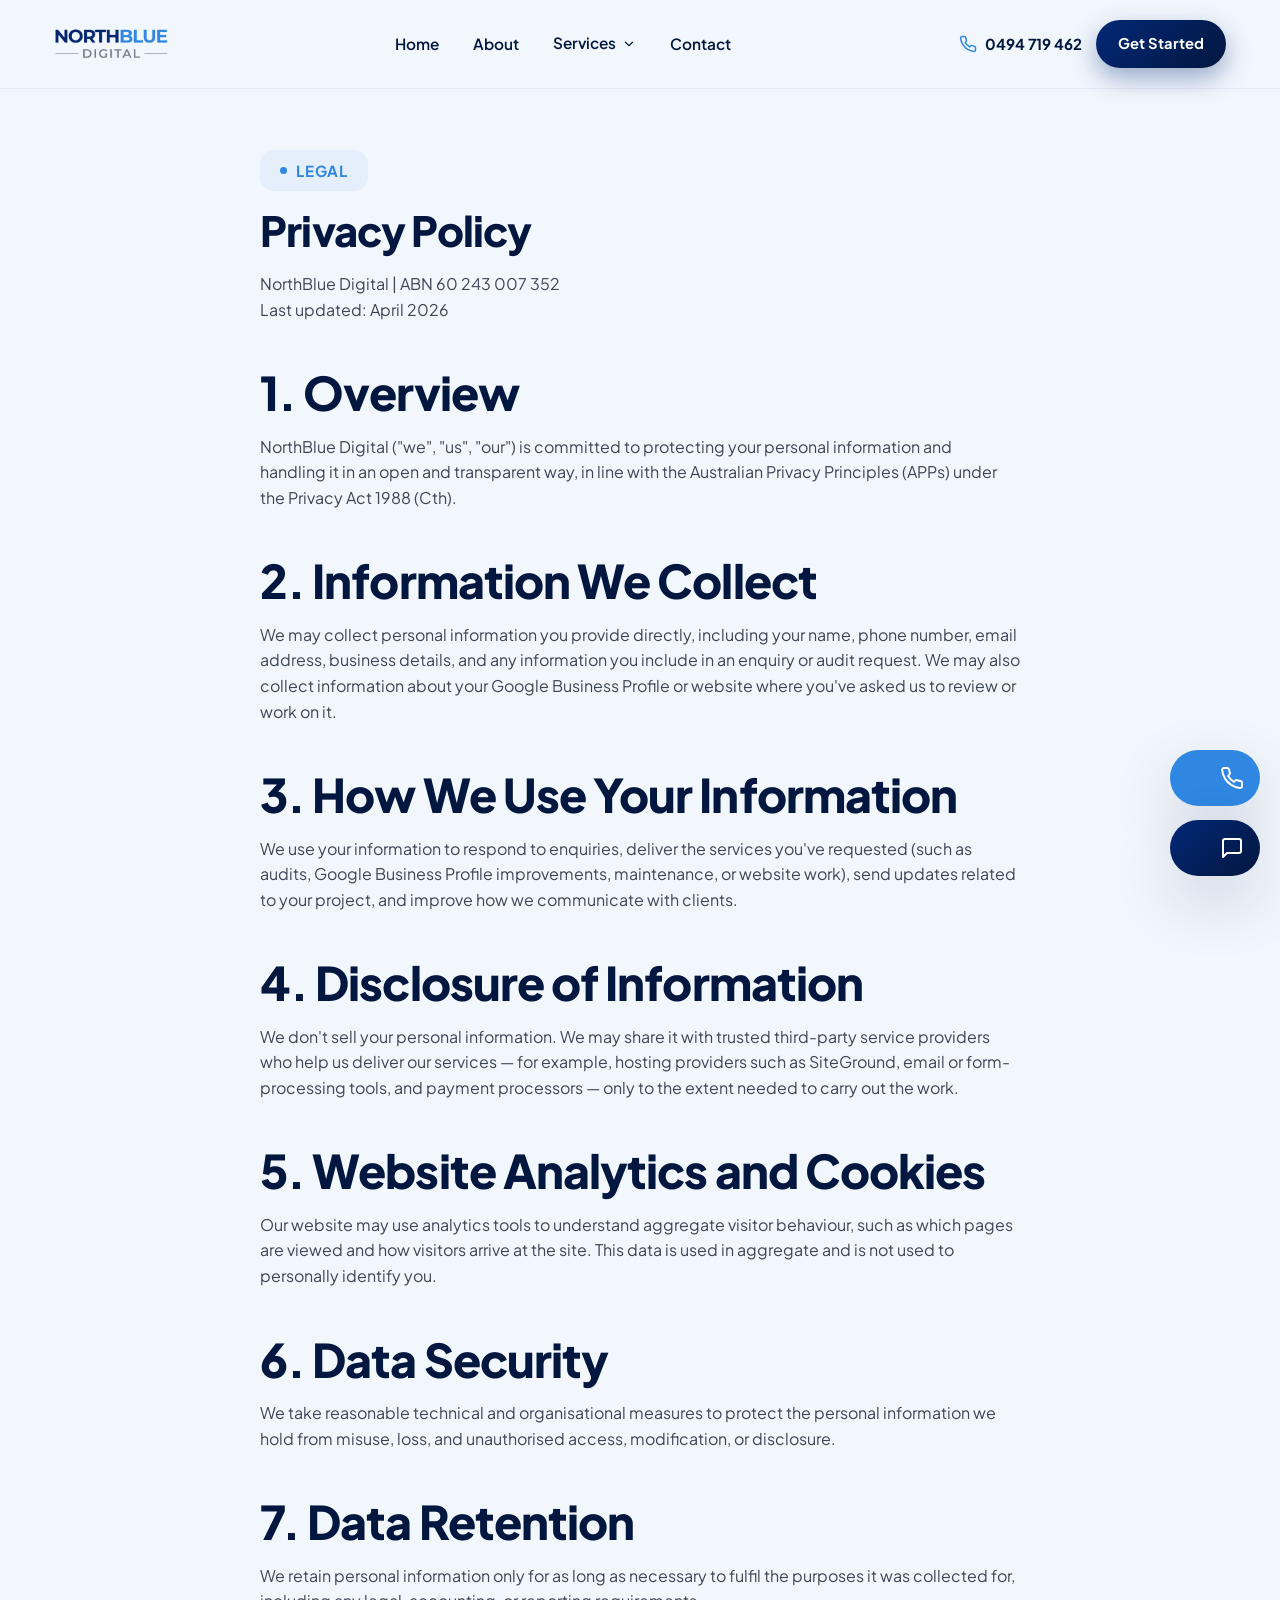
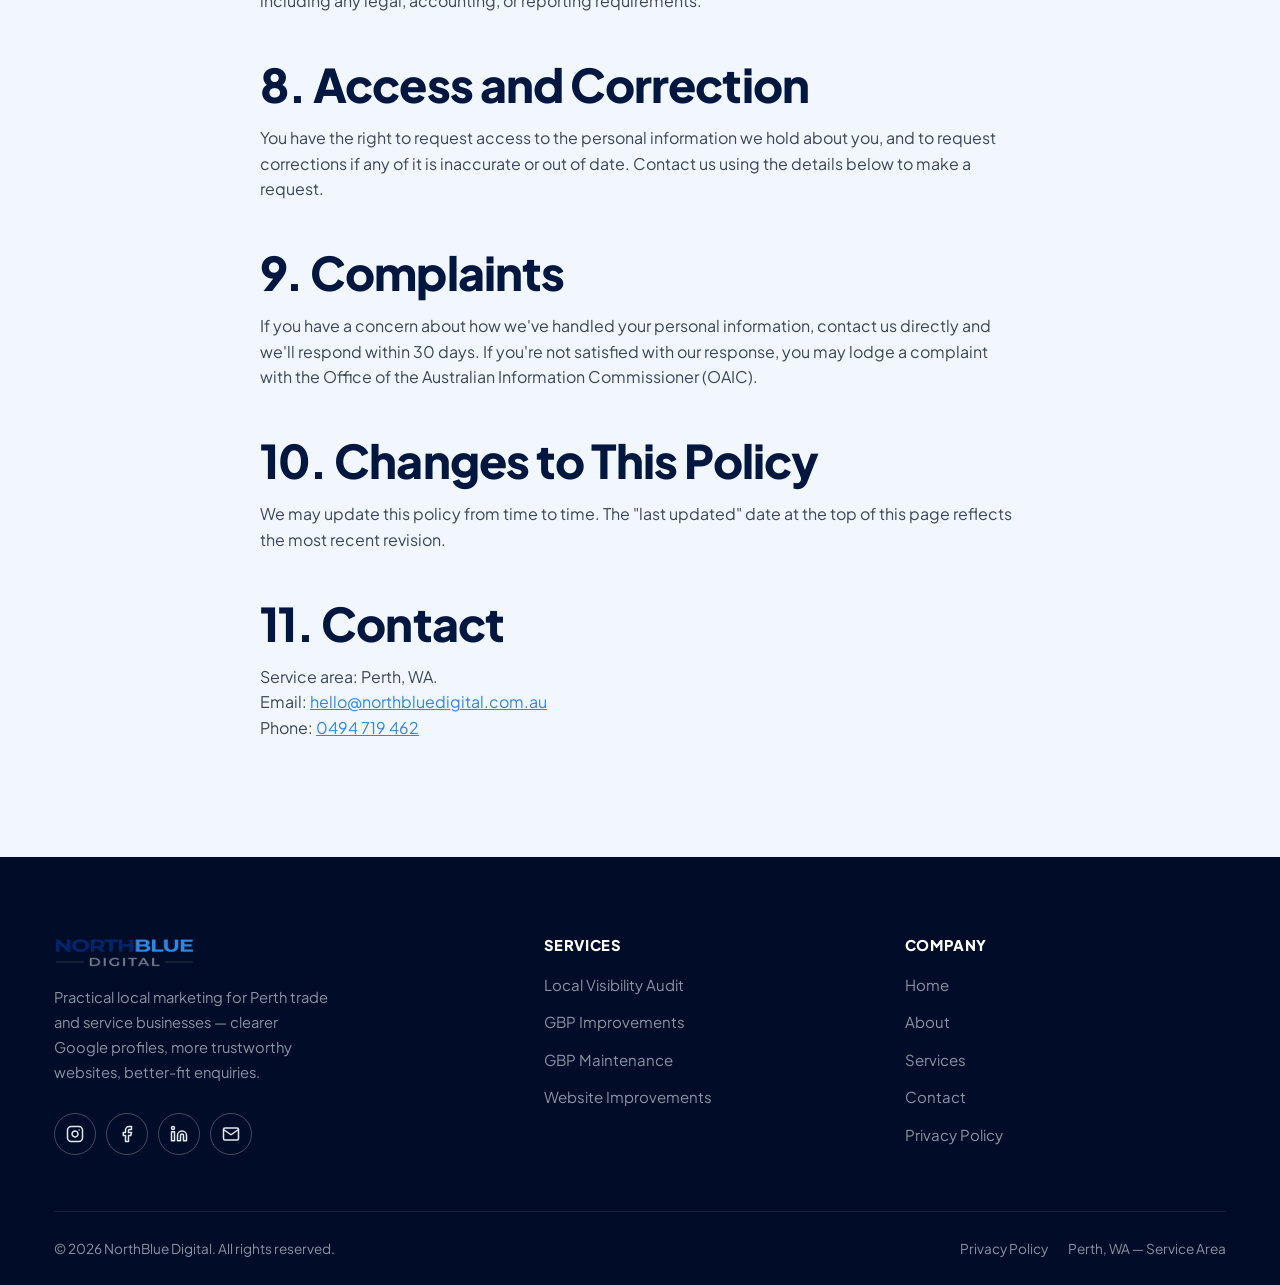
<file: privacy-policy/index.html>
<!doctype html>
<html lang="en-AU">
<head>
<meta charset="UTF-8">
<meta name="viewport" content="width=device-width, initial-scale=1">
<title>Privacy Policy | NorthBlue Digital</title>
<meta name="description" content="NorthBlue Digital's privacy policy — how we collect, use, and protect your personal information.">
<link rel="canonical" href="https://northbluedigital.com.au/privacy-policy/">
<meta name="robots" content="noindex, follow">
<link rel="icon" href="/assets/images/favicon-32.png" sizes="32x32">
<link rel="apple-touch-icon" href="/assets/images/apple-touch-icon.png">
<link rel="stylesheet" href="/assets/css/style.css">
</head>
<body>
<a class="skip-link" href="#main">Skip to content</a>

<header class="site-header">
  <div class="container">
    <a href="/" class="brand" aria-label="NorthBlue Digital home">
      <img src="/assets/images/logo.png" alt="NorthBlue Digital" width="160" height="47">
    </a>
    <nav class="nav-desktop" aria-label="Primary">
      <ul>
        <li><a class="nav-link" href="/">Home</a></li>
        <li><a class="nav-link" href="/about/">About</a></li>
        <li class="has-dropdown">
          <a class="nav-link" href="/services/">Services
            <svg viewBox="0 0 24 24" fill="none" stroke="currentColor" stroke-width="2" stroke-linecap="round"><polyline points="6 9 12 15 18 9"/></svg>
          </a>
          <div class="dropdown">
            <a href="/services/local-visibility-audit/">Local Visibility Audit<span>Know what to fix first — $300</span></a>
            <a href="/services/gbp-improvements/">GBP Improvements<span>Clean up your Google profile — $500</span></a>
            <a href="/services/gbp-maintenance/">GBP Maintenance<span>Stay active monthly — $450/mo</span></a>
            <a href="/services/website-improvements/">Website Improvements<span>Fix what's costing enquiries — from $1,500</span></a>
          </div>
        </li>
        <li><a class="nav-link" href="/contact/">Contact</a></li>
      </ul>
    </nav>
    <div class="header-cta">
      <a href="tel:+61494719462" class="header-phone">
        <svg viewBox="0 0 24 24" fill="none" stroke="currentColor" stroke-width="2" stroke-linecap="round" stroke-linejoin="round"><path d="M22 16.92v3a2 2 0 0 1-2.18 2 19.79 19.79 0 0 1-8.63-3.07 19.5 19.5 0 0 1-6-6 19.79 19.79 0 0 1-3.07-8.67A2 2 0 0 1 4.11 2h3a2 2 0 0 1 2 1.72c.127.96.361 1.903.7 2.81a2 2 0 0 1-.45 2.11L8.09 9.91a16 16 0 0 0 6 6l1.27-1.27a2 2 0 0 1 2.11-.45c.907.339 1.85.573 2.81.7A2 2 0 0 1 22 16.92z"/></svg>
        0494 719 462
      </a>
      <a href="/contact/" class="btn btn-primary btn-sm">Get Started</a>
    </div>
    <button class="nav-toggle" aria-label="Open menu" aria-expanded="false">
      <span></span><span></span><span></span>
    </button>
  </div>
</header>

<div class="mobile-nav" aria-hidden="true">
  <div class="mobile-nav-backdrop" data-close-nav></div>
  <div class="mobile-nav-panel">
    <ul>
      <li><a href="/" data-close-nav>Home</a></li>
      <li><a href="/about/" data-close-nav>About</a></li>
      <li><a href="/services/" data-close-nav>Services</a></li>
      <li class="sub-list">
        <a href="/services/local-visibility-audit/" data-close-nav>— Local Visibility Audit</a>
        <a href="/services/gbp-improvements/" data-close-nav>— GBP Improvements</a>
        <a href="/services/gbp-maintenance/" data-close-nav>— GBP Maintenance</a>
        <a href="/services/website-improvements/" data-close-nav>— Website Improvements</a>
      </li>
      <li><a href="/contact/" data-close-nav>Contact</a></li>
    </ul>
    <div class="mobile-cta">
      <a href="tel:+61494719462" class="btn btn-secondary btn-block">Call 0494 719 462</a>
      <a href="/contact/" class="btn btn-primary btn-block">Get Started</a>
    </div>
  </div>
</div>

<main id="main">
  <section class="section-pad" style="padding-top:150px;">
    <div class="container">
      <div class="prose">
        <span class="eyebrow">Legal</span>
        <h1 class="mt-16" style="font-size:clamp(2rem,3vw + 1rem,2.6rem)">Privacy Policy</h1>
        <p class="mt-16">NorthBlue Digital | ABN 60 243 007 352<br>Last updated: April 2026</p>

        <h2>1. Overview</h2>
        <p>NorthBlue Digital ("we", "us", "our") is committed to protecting your personal information and handling it in an open and transparent way, in line with the Australian Privacy Principles (APPs) under the Privacy Act 1988 (Cth).</p>

        <h2>2. Information We Collect</h2>
        <p>We may collect personal information you provide directly, including your name, phone number, email address, business details, and any information you include in an enquiry or audit request. We may also collect information about your Google Business Profile or website where you've asked us to review or work on it.</p>

        <h2>3. How We Use Your Information</h2>
        <p>We use your information to respond to enquiries, deliver the services you've requested (such as audits, Google Business Profile improvements, maintenance, or website work), send updates related to your project, and improve how we communicate with clients.</p>

        <h2>4. Disclosure of Information</h2>
        <p>We don't sell your personal information. We may share it with trusted third-party service providers who help us deliver our services — for example, hosting providers such as SiteGround, email or form-processing tools, and payment processors — only to the extent needed to carry out the work.</p>

        <h2>5. Website Analytics and Cookies</h2>
        <p>Our website may use analytics tools to understand aggregate visitor behaviour, such as which pages are viewed and how visitors arrive at the site. This data is used in aggregate and is not used to personally identify you.</p>

        <h2>6. Data Security</h2>
        <p>We take reasonable technical and organisational measures to protect the personal information we hold from misuse, loss, and unauthorised access, modification, or disclosure.</p>

        <h2>7. Data Retention</h2>
        <p>We retain personal information only for as long as necessary to fulfil the purposes it was collected for, including any legal, accounting, or reporting requirements.</p>

        <h2>8. Access and Correction</h2>
        <p>You have the right to request access to the personal information we hold about you, and to request corrections if any of it is inaccurate or out of date. Contact us using the details below to make a request.</p>

        <h2>9. Complaints</h2>
        <p>If you have a concern about how we've handled your personal information, contact us directly and we'll respond within 30 days. If you're not satisfied with our response, you may lodge a complaint with the Office of the Australian Information Commissioner (OAIC).</p>

        <h2>10. Changes to This Policy</h2>
        <p>We may update this policy from time to time. The "last updated" date at the top of this page reflects the most recent revision.</p>

        <h2>11. Contact</h2>
        <p>Service area: Perth, WA.<br>
        Email: <a href="mailto:hello@northbluedigital.com.au" style="color:var(--blue-600); text-decoration:underline;">hello@northbluedigital.com.au</a><br>
        Phone: <a href="tel:+61494719462" style="color:var(--blue-600); text-decoration:underline;">0494 719 462</a></p>
      </div>
    </div>
  </section>
</main>

<footer class="site-footer">
  <div class="container">
    <div class="footer-top">
      <div class="footer-brand">
        <img src="/assets/images/logo.png" alt="NorthBlue Digital" width="140" height="41" loading="lazy">
        <p>Practical local marketing for Perth trade and service businesses — clearer Google profiles, more trustworthy websites, better-fit enquiries.</p>
        <div class="social-row">
          <a href="https://www.instagram.com/northbluedigital/" aria-label="NorthBlue Digital on Instagram" target="_blank" rel="noopener"><svg viewBox="0 0 24 24" fill="none" stroke="currentColor" stroke-width="2" stroke-linecap="round" stroke-linejoin="round"><rect x="2" y="2" width="20" height="20" rx="5"/><path d="M16 11.37A4 4 0 1 1 12.63 8 4 4 0 0 1 16 11.37z"/><line x1="17.5" y1="6.5" x2="17.51" y2="6.5"/></svg></a>
          <a href="https://www.facebook.com/NorthBlueDigital/" aria-label="NorthBlue Digital on Facebook" target="_blank" rel="noopener"><svg viewBox="0 0 24 24" fill="none" stroke="currentColor" stroke-width="2" stroke-linecap="round" stroke-linejoin="round"><path d="M18 2h-3a5 5 0 0 0-5 5v3H7v4h3v8h4v-8h3l1-4h-4V7a1 1 0 0 1 1-1h3z"/></svg></a>
          <a href="https://linkedin.com/company/northbluedigital" aria-label="NorthBlue Digital on LinkedIn" target="_blank" rel="noopener"><svg viewBox="0 0 24 24" fill="none" stroke="currentColor" stroke-width="2" stroke-linecap="round" stroke-linejoin="round"><path d="M16 8a6 6 0 0 1 6 6v7h-4v-7a2 2 0 0 0-2-2 2 2 0 0 0-2 2v7h-4v-7a6 6 0 0 1 6-6z"/><rect x="2" y="9" width="4" height="12"/><circle cx="4" cy="4" r="2"/></svg></a>
          <a href="mailto:hello@northbluedigital.com.au" aria-label="Email NorthBlue Digital"><svg viewBox="0 0 24 24" fill="none" stroke="currentColor" stroke-width="2" stroke-linecap="round" stroke-linejoin="round"><rect x="2" y="4" width="20" height="16" rx="2"/><path d="M22 6l-10 7L2 6"/></svg></a>
        </div>
      </div>
      <div class="footer-col">
        <h4>Services</h4>
        <ul>
          <li><a href="/services/local-visibility-audit/">Local Visibility Audit</a></li>
          <li><a href="/services/gbp-improvements/">GBP Improvements</a></li>
          <li><a href="/services/gbp-maintenance/">GBP Maintenance</a></li>
          <li><a href="/services/website-improvements/">Website Improvements</a></li>
        </ul>
      </div>
      <div class="footer-col">
        <h4>Company</h4>
        <ul>
          <li><a href="/">Home</a></li>
          <li><a href="/about/">About</a></li>
          <li><a href="/services/">Services</a></li>
          <li><a href="/contact/">Contact</a></li>
          <li><a href="/privacy-policy/">Privacy Policy</a></li>
        </ul>
      </div>
      <div class="footer-col footer-newsletter">
        <h4>Perth Marketing Tips</h4>
        <p>Get practical local marketing tips for trade businesses — no spam, unsubscribe anytime.</p>
        <form data-validate>
          <input type="email" required placeholder="you@business.com.au" aria-label="Email address">
          <button type="submit" aria-label="Subscribe">
            <svg viewBox="0 0 24 24" fill="none" stroke="currentColor" stroke-width="2.4" stroke-linecap="round" stroke-linejoin="round"><line x1="5" y1="12" x2="19" y2="12"/><polyline points="12 5 19 12 12 19"/></svg>
          </button>
          <div class="form-honeypot"><label>Leave blank<input type="text" name="company" tabindex="-1" autocomplete="off"></label></div>
        </form>
        <div class="form-status" role="status"></div>
      </div>
    </div>
    <div class="footer-bottom">
      <span>© <span data-year></span> NorthBlue Digital. All rights reserved.</span>
      <div class="legal-links">
        <a href="/privacy-policy/">Privacy Policy</a>
        <a href="/services/">Perth, WA — Service Area</a>
      </div>
    </div>
  </div>
</footer>

<div class="floating-actions">
  <a href="tel:+61494719462" class="fab fab-call" aria-label="Call NorthBlue Digital">
    <span class="fab-icon"><svg viewBox="0 0 24 24" fill="none" stroke="currentColor" stroke-width="2" stroke-linecap="round" stroke-linejoin="round"><path d="M22 16.92v3a2 2 0 0 1-2.18 2 19.79 19.79 0 0 1-8.63-3.07 19.5 19.5 0 0 1-6-6 19.79 19.79 0 0 1-3.07-8.67A2 2 0 0 1 4.11 2h3a2 2 0 0 1 2 1.72c.127.96.361 1.903.7 2.81a2 2 0 0 1-.45 2.11L8.09 9.91a16 16 0 0 0 6 6l1.27-1.27a2 2 0 0 1 2.11-.45c.907.339 1.85.573 2.81.7A2 2 0 0 1 22 16.92z"/></svg></span>
    <span class="fab-label">Call 0494 719 462</span>
  </a>
  <button type="button" class="fab fab-inquiry" data-open-inquiry aria-label="Send an enquiry">
    <span class="fab-icon"><svg viewBox="0 0 24 24" fill="none" stroke="currentColor" stroke-width="2" stroke-linecap="round" stroke-linejoin="round"><path d="M21 15a2 2 0 0 1-2 2H7l-4 4V5a2 2 0 0 1 2-2h14a2 2 0 0 1 2 2z"/></svg></span>
    <span class="fab-label">Send Enquiry</span>
  </button>
</div>

<div class="inquiry-modal" aria-hidden="true">
  <div class="inquiry-modal-backdrop" data-close-inquiry></div>
  <div class="inquiry-modal-panel" role="dialog" aria-modal="true" aria-label="Send an enquiry">
    <button type="button" class="inquiry-modal-close" data-close-inquiry aria-label="Close">
      <svg viewBox="0 0 24 24" fill="none" stroke="currentColor" stroke-width="2.4" stroke-linecap="round" stroke-linejoin="round"><line x1="18" y1="6" x2="6" y2="18"/><line x1="6" y1="6" x2="18" y2="18"/></svg>
    </button>
    <h3>Send an Enquiry</h3>
    <p>Reply within 1 business day — no runaround, no hard sell.</p>
    <form data-validate novalidate>
      <div class="field">
        <label for="fab-name">Name</label>
        <input type="text" id="fab-name" name="name" required placeholder="Your full name" autocomplete="name">
      </div>
      <div class="field">
        <label for="fab-phone">Phone</label>
        <input type="tel" id="fab-phone" name="phone" required placeholder="04xx xxx xxx" autocomplete="tel">
      </div>
      <div class="field">
        <label for="fab-email">Email</label>
        <input type="email" id="fab-email" name="email" required placeholder="you@business.com.au" autocomplete="email">
      </div>
      <div class="field">
        <label for="fab-message">Message</label>
        <textarea id="fab-message" name="message" required placeholder="Tell us a bit about what's going on and what you'd like help with."></textarea>
      </div>
      <div class="form-honeypot">
        <label>Leave this field blank
          <input type="text" name="company" tabindex="-1" autocomplete="off">
        </label>
      </div>
      <button type="submit" class="btn btn-primary btn-block">
        Send Enquiry
        <svg viewBox="0 0 24 24" fill="none" stroke="currentColor" stroke-width="2.4" stroke-linecap="round" stroke-linejoin="round"><line x1="22" y1="2" x2="11" y2="13"/><polygon points="22 2 15 22 11 13 2 9 22 2"/></svg>
      </button>
      <div class="form-status" role="status"></div>
    </form>
  </div>
</div>

<button class="to-top" aria-label="Back to top">
  <svg viewBox="0 0 24 24" fill="none" stroke="currentColor" stroke-width="2.4" stroke-linecap="round" stroke-linejoin="round"><line x1="12" y1="19" x2="12" y2="5"/><polyline points="5 12 12 5 19 12"/></svg>
</button>

<script src="/assets/js/main.js"></script>
</body>
</html>
</file>
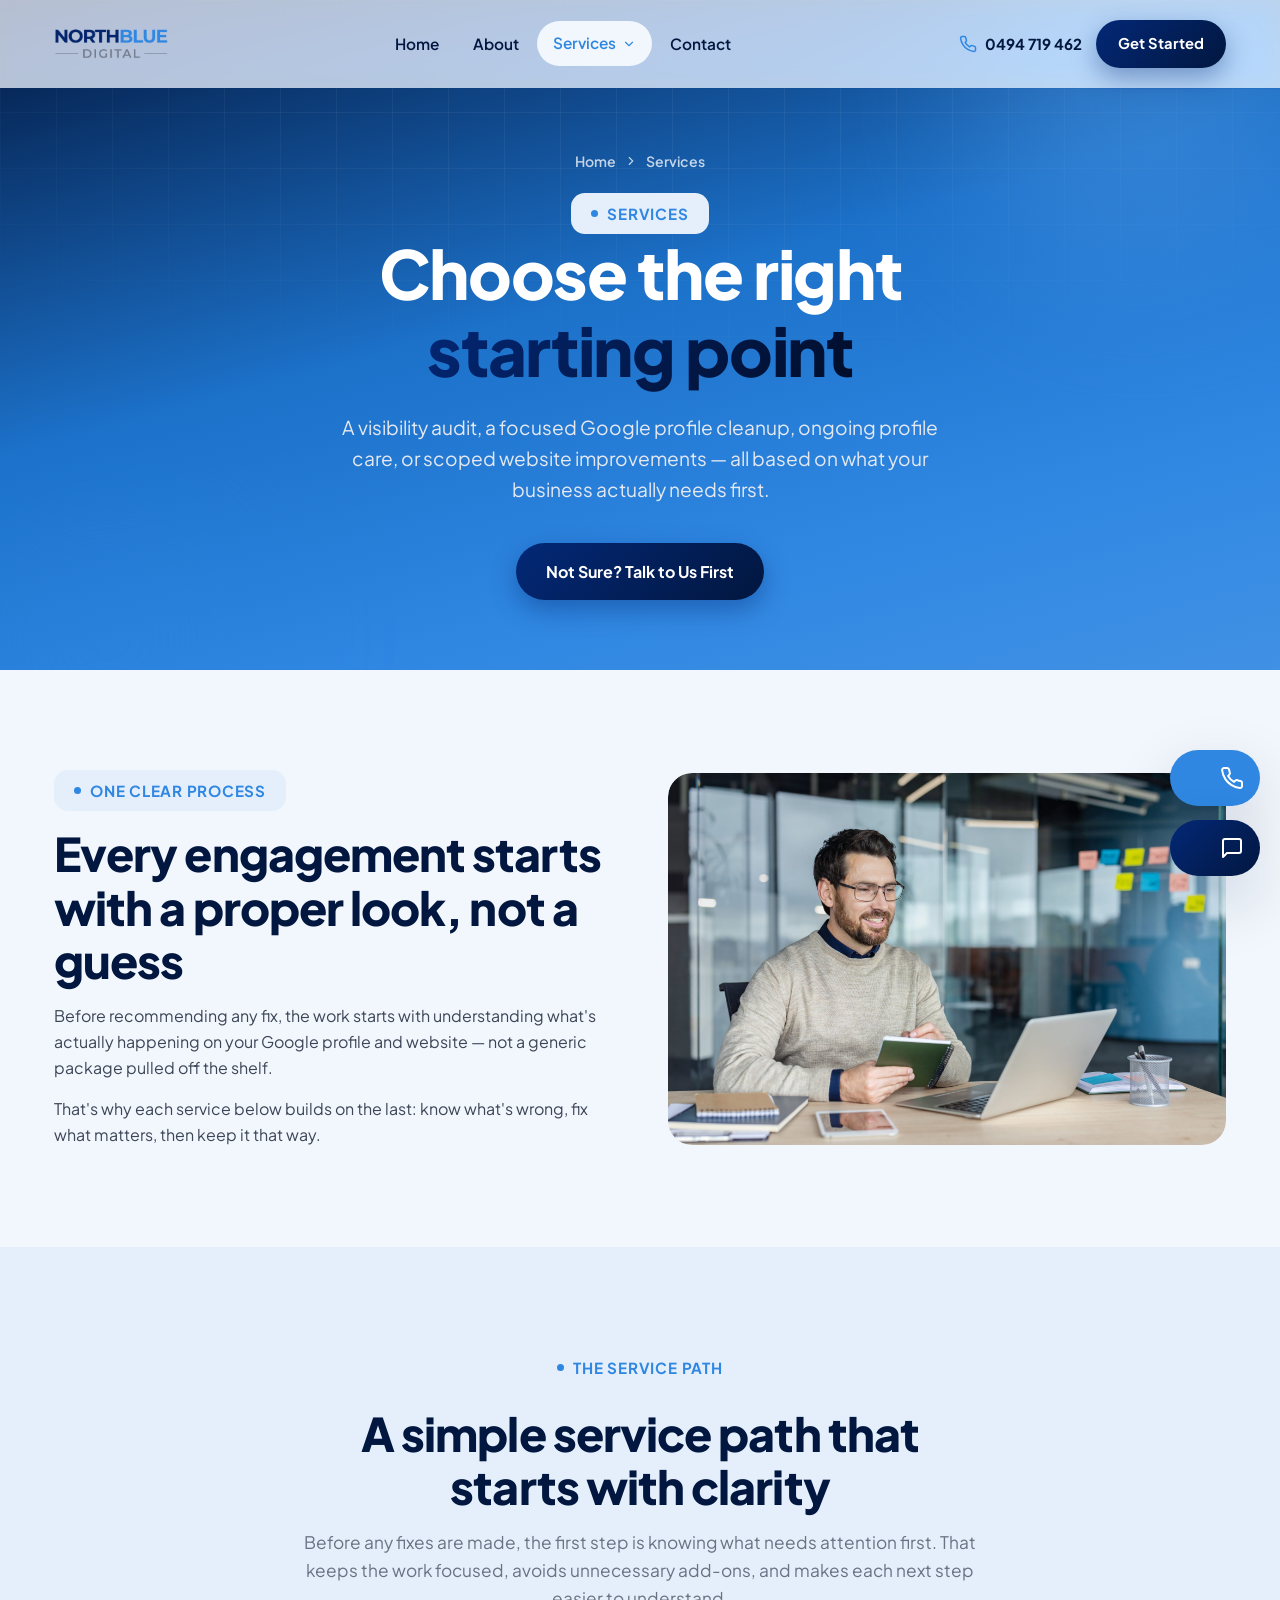
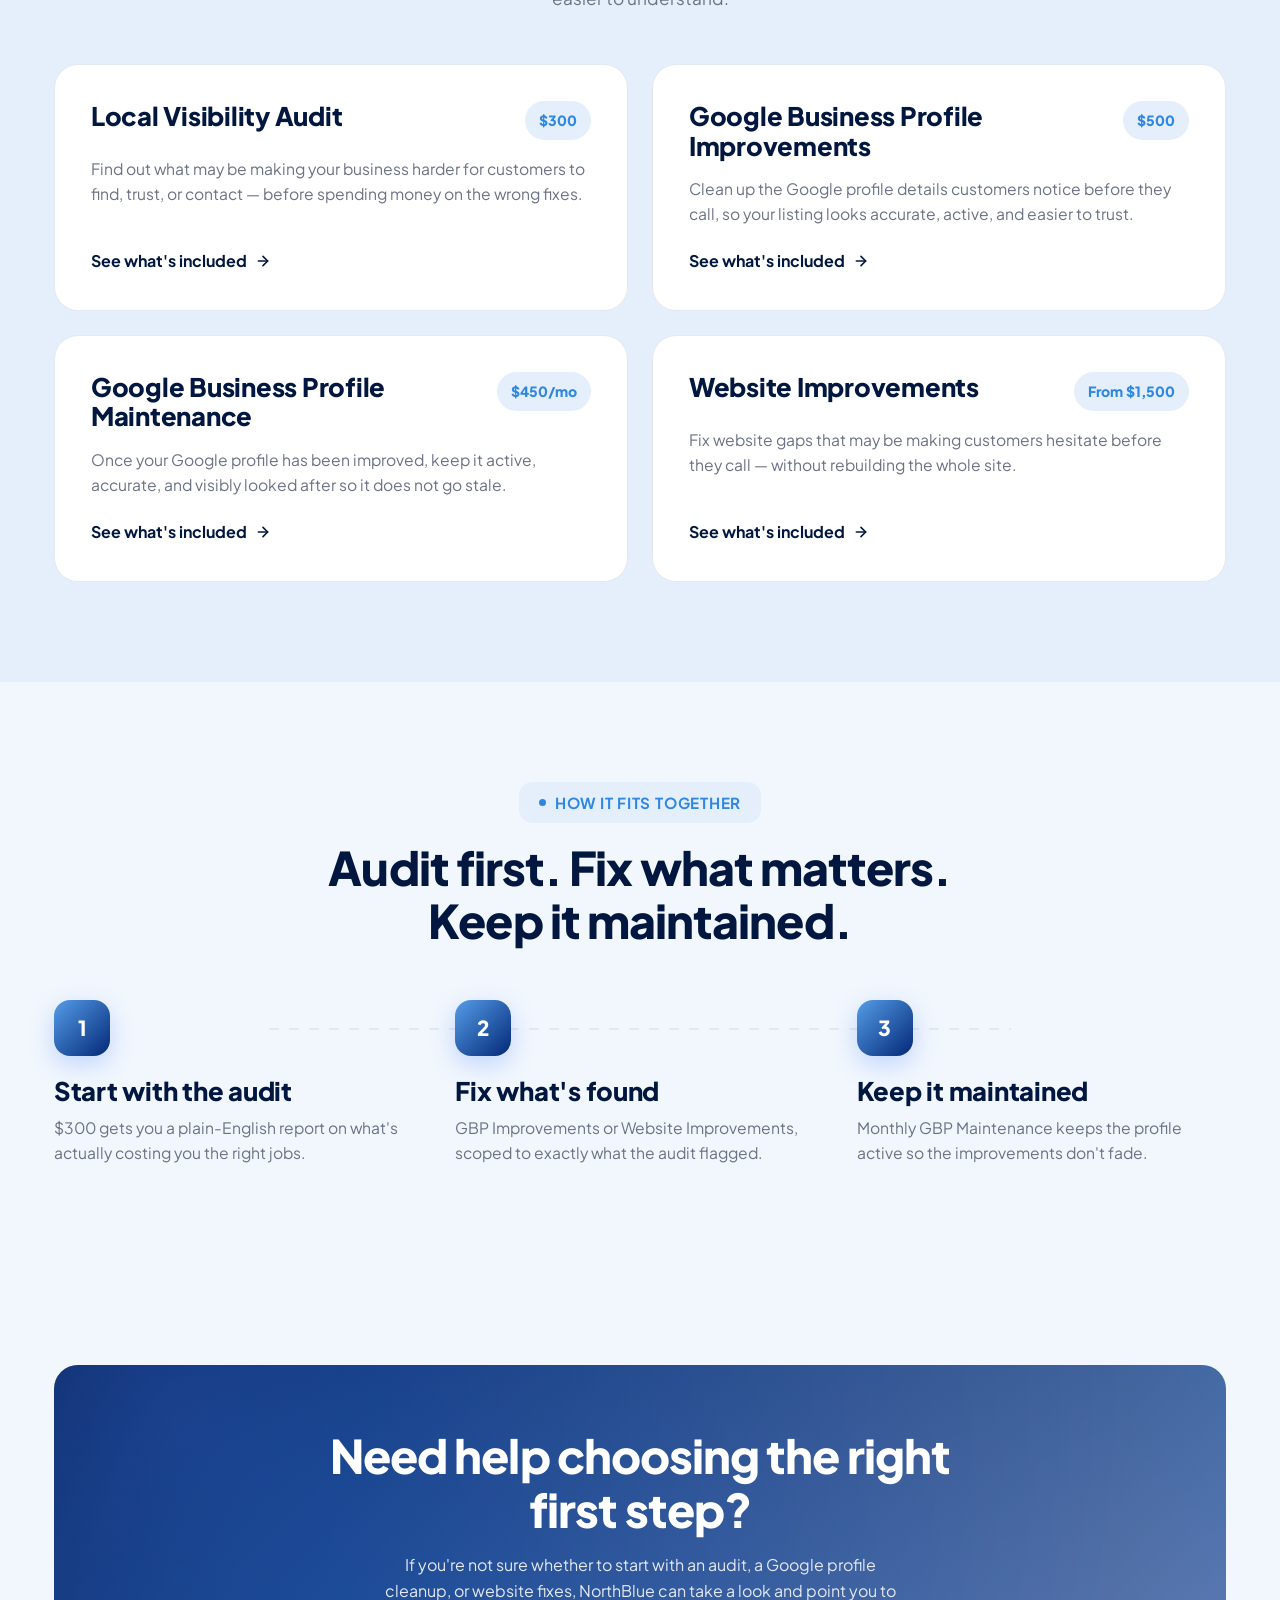
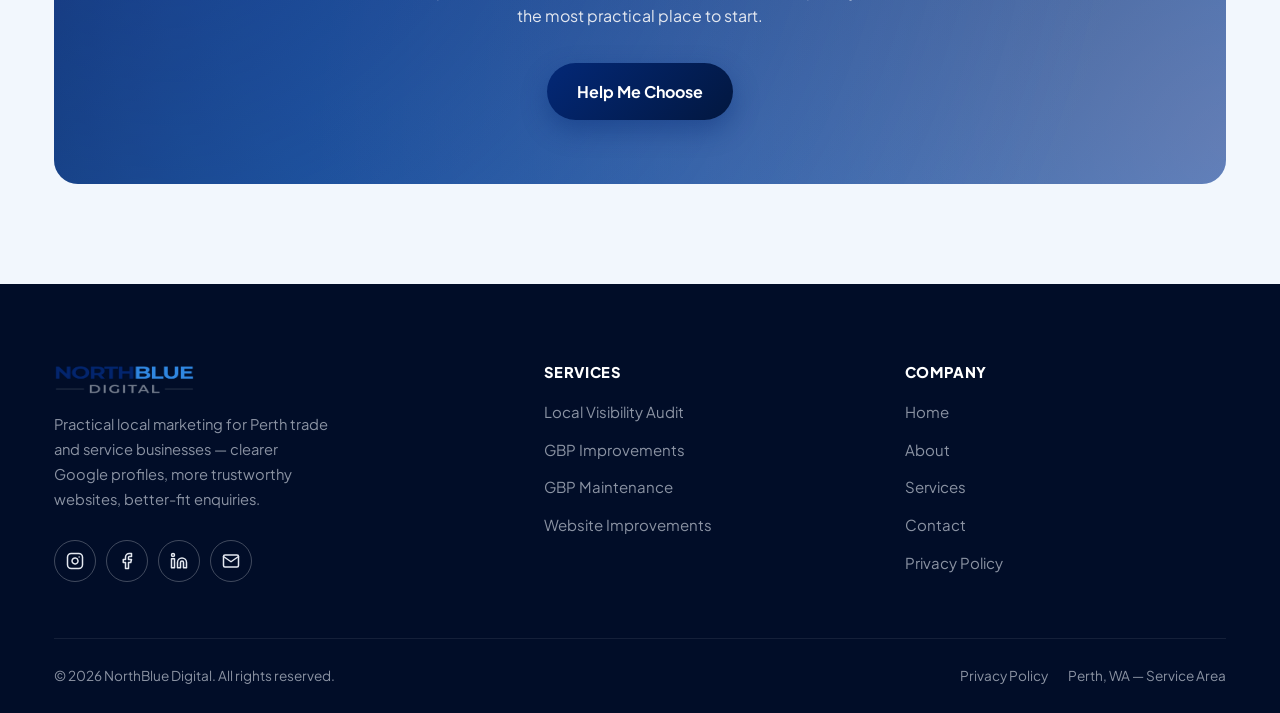
<file: services/index.html>
<!doctype html>
<html lang="en-AU">
<head>
<meta charset="UTF-8">
<meta name="viewport" content="width=device-width, initial-scale=1">
<title>Services | Local SEO, GBP &amp; Website Improvements for Perth Tradies | NorthBlue Digital</title>
<meta name="description" content="Choose the right starting point: a visibility audit, a focused Google profile cleanup, ongoing profile care, or scoped website improvements — all based on what your business needs first.">
<link rel="canonical" href="https://northbluedigital.com.au/services/">
<meta property="og:type" content="website">
<meta property="og:title" content="Services | NorthBlue Digital">
<meta property="og:description" content="Local visibility audit, GBP improvements, GBP maintenance, and website improvements for Perth trade businesses.">
<meta property="og:image" content="/assets/images/icon.png">
<link rel="icon" href="/assets/images/favicon-32.png" sizes="32x32">
<link rel="apple-touch-icon" href="/assets/images/apple-touch-icon.png">
<link rel="stylesheet" href="/assets/css/style.css">
</head>
<body>
<a class="skip-link" href="#main">Skip to content</a>

<!-- ============ HEADER ============ -->
<header class="site-header">
  <div class="container">
    <a href="/" class="brand" aria-label="NorthBlue Digital home">
      <img src="/assets/images/logo.png" alt="NorthBlue Digital" width="160" height="47">
    </a>
    <nav class="nav-desktop" aria-label="Primary">
      <ul>
        <li><a class="nav-link" href="/">Home</a></li>
        <li><a class="nav-link" href="/about/">About</a></li>
        <li class="has-dropdown">
          <a class="nav-link" href="/services/" aria-current="page">Services
            <svg viewBox="0 0 24 24" fill="none" stroke="currentColor" stroke-width="2" stroke-linecap="round"><polyline points="6 9 12 15 18 9"/></svg>
          </a>
          <div class="dropdown">
            <a href="/services/local-visibility-audit/">Local Visibility Audit<span>Know what to fix first — $300</span></a>
            <a href="/services/gbp-improvements/">GBP Improvements<span>Clean up your Google profile — $500</span></a>
            <a href="/services/gbp-maintenance/">GBP Maintenance<span>Stay active monthly — $450/mo</span></a>
            <a href="/services/website-improvements/">Website Improvements<span>Fix what's costing enquiries — from $1,500</span></a>
          </div>
        </li>
        <li><a class="nav-link" href="/contact/">Contact</a></li>
      </ul>
    </nav>
    <div class="header-cta">
      <a href="tel:+61494719462" class="header-phone">
        <svg viewBox="0 0 24 24" fill="none" stroke="currentColor" stroke-width="2" stroke-linecap="round" stroke-linejoin="round"><path d="M22 16.92v3a2 2 0 0 1-2.18 2 19.79 19.79 0 0 1-8.63-3.07 19.5 19.5 0 0 1-6-6 19.79 19.79 0 0 1-3.07-8.67A2 2 0 0 1 4.11 2h3a2 2 0 0 1 2 1.72c.127.96.361 1.903.7 2.81a2 2 0 0 1-.45 2.11L8.09 9.91a16 16 0 0 0 6 6l1.27-1.27a2 2 0 0 1 2.11-.45c.907.339 1.85.573 2.81.7A2 2 0 0 1 22 16.92z"/></svg>
        0494 719 462
      </a>
      <a href="/contact/" class="btn btn-primary btn-sm">Get Started</a>
    </div>
    <button class="nav-toggle" aria-label="Open menu" aria-expanded="false">
      <span></span><span></span><span></span>
    </button>
  </div>
</header>

<div class="mobile-nav" aria-hidden="true">
  <div class="mobile-nav-backdrop" data-close-nav></div>
  <div class="mobile-nav-panel">
    <ul>
      <li><a href="/" data-close-nav>Home</a></li>
      <li><a href="/about/" data-close-nav>About</a></li>
      <li><a href="/services/" data-close-nav>Services</a></li>
      <li class="sub-list">
        <a href="/services/local-visibility-audit/" data-close-nav>— Local Visibility Audit</a>
        <a href="/services/gbp-improvements/" data-close-nav>— GBP Improvements</a>
        <a href="/services/gbp-maintenance/" data-close-nav>— GBP Maintenance</a>
        <a href="/services/website-improvements/" data-close-nav>— Website Improvements</a>
      </li>
      <li><a href="/contact/" data-close-nav>Contact</a></li>
    </ul>
    <div class="mobile-cta">
      <a href="tel:+61494719462" class="btn btn-secondary btn-block">Call 0494 719 462</a>
      <a href="/contact/" class="btn btn-primary btn-block">Get Started</a>
    </div>
  </div>
</div>

<main id="main">

  <!-- ============ HERO ============ -->
  <section class="hero hero-sub">
    <div class="hero-grid"></div>
    <div class="hero-blob b1"></div>
    <div class="hero-blob b2"></div>
    <div class="container hero-inner">
      <div class="breadcrumb"><a href="/">Home</a>
        <svg viewBox="0 0 24 24" fill="none" stroke="currentColor" stroke-width="2" stroke-linecap="round"><polyline points="9 18 15 12 9 6"/></svg>
        Services</div>
      <span class="eyebrow" data-reveal="fade">Services</span>
      <h1 data-reveal="fade">Choose the right <span class="accent">starting point</span></h1>
      <p class="lede" data-reveal="fade">A visibility audit, a focused Google profile cleanup, ongoing profile care, or scoped website improvements — all based on what your business actually needs first.</p>
      <div class="hero-actions" data-reveal="fade">
        <a href="/contact/" class="btn btn-primary">Not Sure? Talk to Us First</a>
      </div>
    </div>
  </section>

  <!-- ============ INTRO ============ -->
  <section class="section-pad">
    <div class="container">
      <div class="two-col">
        <div data-reveal="left">
          <span class="eyebrow">One clear process</span>
          <h2 class="mt-16">Every engagement starts with a proper look, not a guess</h2>
          <p class="mt-16" style="color:var(--slate-600)">Before recommending any fix, the work starts with understanding what's actually happening on your Google profile and website — not a generic package pulled off the shelf.</p>
          <p class="mt-16" style="color:var(--slate-600)">That's why each service below builds on the last: know what's wrong, fix what matters, then keep it that way.</p>
        </div>
        <div data-reveal="right">
          <div class="media-frame">
            <img src="/assets/images/hero-1.jpg" alt="NorthBlue reviewing a client's Google profile and website findings" width="2048" height="1366" loading="lazy">
          </div>
        </div>
      </div>
    </div>
  </section>

  <!-- ============ SERVICE PATH ============ -->
  <section class="section-pad bg-soft">
    <div class="container">
      <div class="section-head center">
        <span class="eyebrow">The service path</span>
        <h2>A simple service path that starts with clarity</h2>
        <p>Before any fixes are made, the first step is knowing what needs attention first. That keeps the work focused, avoids unnecessary add-ons, and makes each next step easier to understand.</p>
      </div>
      <div class="service-grid" data-reveal-group>
        <a href="/services/local-visibility-audit/" class="service-card" data-reveal style="--i:0">
          <div class="top-row">
            <h3>Local Visibility Audit</h3>
            <span class="service-price">$300</span>
          </div>
          <p>Find out what may be making your business harder for customers to find, trust, or contact — before spending money on the wrong fixes.</p>
          <span class="card-link">See what's included <svg viewBox="0 0 24 24" fill="none" stroke="currentColor" stroke-width="2.4" stroke-linecap="round" stroke-linejoin="round"><line x1="5" y1="12" x2="19" y2="12"/><polyline points="12 5 19 12 12 19"/></svg></span>
        </a>
        <a href="/services/gbp-improvements/" class="service-card" data-reveal style="--i:1">
          <div class="top-row">
            <h3>Google Business Profile Improvements</h3>
            <span class="service-price">$500</span>
          </div>
          <p>Clean up the Google profile details customers notice before they call, so your listing looks accurate, active, and easier to trust.</p>
          <span class="card-link">See what's included <svg viewBox="0 0 24 24" fill="none" stroke="currentColor" stroke-width="2.4" stroke-linecap="round" stroke-linejoin="round"><line x1="5" y1="12" x2="19" y2="12"/><polyline points="12 5 19 12 12 19"/></svg></span>
        </a>
        <a href="/services/gbp-maintenance/" class="service-card" data-reveal style="--i:2">
          <div class="top-row">
            <h3>Google Business Profile Maintenance</h3>
            <span class="service-price">$450/mo</span>
          </div>
          <p>Once your Google profile has been improved, keep it active, accurate, and visibly looked after so it does not go stale.</p>
          <span class="card-link">See what's included <svg viewBox="0 0 24 24" fill="none" stroke="currentColor" stroke-width="2.4" stroke-linecap="round" stroke-linejoin="round"><line x1="5" y1="12" x2="19" y2="12"/><polyline points="12 5 19 12 12 19"/></svg></span>
        </a>
        <a href="/services/website-improvements/" class="service-card" data-reveal style="--i:3">
          <div class="top-row">
            <h3>Website Improvements</h3>
            <span class="service-price">From $1,500</span>
          </div>
          <p>Fix website gaps that may be making customers hesitate before they call — without rebuilding the whole site.</p>
          <span class="card-link">See what's included <svg viewBox="0 0 24 24" fill="none" stroke="currentColor" stroke-width="2.4" stroke-linecap="round" stroke-linejoin="round"><line x1="5" y1="12" x2="19" y2="12"/><polyline points="12 5 19 12 12 19"/></svg></span>
        </a>
      </div>
    </div>
  </section>

  <!-- ============ PROCESS ============ -->
  <section class="section-pad">
    <div class="container">
      <div class="section-head center">
        <span class="eyebrow">How it fits together</span>
        <h2>Audit first. Fix what matters. Keep it maintained.</h2>
      </div>
      <div class="process-track" data-reveal-group>
        <div class="process-step" data-reveal style="--i:0">
          <span class="num">1</span>
          <h3>Start with the audit</h3>
          <p>$300 gets you a plain-English report on what's actually costing you the right jobs.</p>
        </div>
        <div class="process-step" data-reveal style="--i:1">
          <span class="num">2</span>
          <h3>Fix what's found</h3>
          <p>GBP Improvements or Website Improvements, scoped to exactly what the audit flagged.</p>
        </div>
        <div class="process-step" data-reveal style="--i:2">
          <span class="num">3</span>
          <h3>Keep it maintained</h3>
          <p>Monthly GBP Maintenance keeps the profile active so the improvements don't fade.</p>
        </div>
      </div>
    </div>
  </section>

  <!-- ============ CTA BAND ============ -->
  <section class="section-pad">
    <div class="container">
      <div class="cta-band" data-reveal="scale">
        <h2>Need help choosing the right first step?</h2>
        <p>If you're not sure whether to start with an audit, a Google profile cleanup, or website fixes, NorthBlue can take a look and point you to the most practical place to start.</p>
        <div class="hero-actions">
          <a href="/contact/" class="btn btn-primary">Help Me Choose</a>
        </div>
      </div>
    </div>
  </section>

</main>

<!-- ============ FOOTER ============ -->
<footer class="site-footer">
  <div class="container">
    <div class="footer-top">
      <div class="footer-brand">
        <img src="/assets/images/logo.png" alt="NorthBlue Digital" width="140" height="41" loading="lazy">
        <p>Practical local marketing for Perth trade and service businesses — clearer Google profiles, more trustworthy websites, better-fit enquiries.</p>
        <div class="social-row">
          <a href="https://www.instagram.com/northbluedigital/" aria-label="NorthBlue Digital on Instagram" target="_blank" rel="noopener"><svg viewBox="0 0 24 24" fill="none" stroke="currentColor" stroke-width="2" stroke-linecap="round" stroke-linejoin="round"><rect x="2" y="2" width="20" height="20" rx="5"/><path d="M16 11.37A4 4 0 1 1 12.63 8 4 4 0 0 1 16 11.37z"/><line x1="17.5" y1="6.5" x2="17.51" y2="6.5"/></svg></a>
          <a href="https://www.facebook.com/NorthBlueDigital/" aria-label="NorthBlue Digital on Facebook" target="_blank" rel="noopener"><svg viewBox="0 0 24 24" fill="none" stroke="currentColor" stroke-width="2" stroke-linecap="round" stroke-linejoin="round"><path d="M18 2h-3a5 5 0 0 0-5 5v3H7v4h3v8h4v-8h3l1-4h-4V7a1 1 0 0 1 1-1h3z"/></svg></a>
          <a href="https://linkedin.com/company/northbluedigital" aria-label="NorthBlue Digital on LinkedIn" target="_blank" rel="noopener"><svg viewBox="0 0 24 24" fill="none" stroke="currentColor" stroke-width="2" stroke-linecap="round" stroke-linejoin="round"><path d="M16 8a6 6 0 0 1 6 6v7h-4v-7a2 2 0 0 0-2-2 2 2 0 0 0-2 2v7h-4v-7a6 6 0 0 1 6-6z"/><rect x="2" y="9" width="4" height="12"/><circle cx="4" cy="4" r="2"/></svg></a>
          <a href="mailto:hello@northbluedigital.com.au" aria-label="Email NorthBlue Digital"><svg viewBox="0 0 24 24" fill="none" stroke="currentColor" stroke-width="2" stroke-linecap="round" stroke-linejoin="round"><rect x="2" y="4" width="20" height="16" rx="2"/><path d="M22 6l-10 7L2 6"/></svg></a>
        </div>
      </div>
      <div class="footer-col">
        <h4>Services</h4>
        <ul>
          <li><a href="/services/local-visibility-audit/">Local Visibility Audit</a></li>
          <li><a href="/services/gbp-improvements/">GBP Improvements</a></li>
          <li><a href="/services/gbp-maintenance/">GBP Maintenance</a></li>
          <li><a href="/services/website-improvements/">Website Improvements</a></li>
        </ul>
      </div>
      <div class="footer-col">
        <h4>Company</h4>
        <ul>
          <li><a href="/">Home</a></li>
          <li><a href="/about/">About</a></li>
          <li><a href="/services/">Services</a></li>
          <li><a href="/contact/">Contact</a></li>
          <li><a href="/privacy-policy/">Privacy Policy</a></li>
        </ul>
      </div>
      <div class="footer-col footer-newsletter">
        <h4>Perth Marketing Tips</h4>
        <p>Get practical local marketing tips for trade businesses — no spam, unsubscribe anytime.</p>
        <form data-validate>
          <input type="email" required placeholder="you@business.com.au" aria-label="Email address">
          <button type="submit" aria-label="Subscribe">
            <svg viewBox="0 0 24 24" fill="none" stroke="currentColor" stroke-width="2.4" stroke-linecap="round" stroke-linejoin="round"><line x1="5" y1="12" x2="19" y2="12"/><polyline points="12 5 19 12 12 19"/></svg>
          </button>
          <div class="form-honeypot"><label>Leave blank<input type="text" name="company" tabindex="-1" autocomplete="off"></label></div>
        </form>
        <div class="form-status" role="status"></div>
      </div>
    </div>
    <div class="footer-bottom">
      <span>© <span data-year></span> NorthBlue Digital. All rights reserved.</span>
      <div class="legal-links">
        <a href="/privacy-policy/">Privacy Policy</a>
        <a href="/services/">Perth, WA — Service Area</a>
      </div>
    </div>
  </div>
</footer>

<div class="floating-actions">
  <a href="tel:+61494719462" class="fab fab-call" aria-label="Call NorthBlue Digital">
    <span class="fab-icon"><svg viewBox="0 0 24 24" fill="none" stroke="currentColor" stroke-width="2" stroke-linecap="round" stroke-linejoin="round"><path d="M22 16.92v3a2 2 0 0 1-2.18 2 19.79 19.79 0 0 1-8.63-3.07 19.5 19.5 0 0 1-6-6 19.79 19.79 0 0 1-3.07-8.67A2 2 0 0 1 4.11 2h3a2 2 0 0 1 2 1.72c.127.96.361 1.903.7 2.81a2 2 0 0 1-.45 2.11L8.09 9.91a16 16 0 0 0 6 6l1.27-1.27a2 2 0 0 1 2.11-.45c.907.339 1.85.573 2.81.7A2 2 0 0 1 22 16.92z"/></svg></span>
    <span class="fab-label">Call 0494 719 462</span>
  </a>
  <button type="button" class="fab fab-inquiry" data-open-inquiry aria-label="Send an enquiry">
    <span class="fab-icon"><svg viewBox="0 0 24 24" fill="none" stroke="currentColor" stroke-width="2" stroke-linecap="round" stroke-linejoin="round"><path d="M21 15a2 2 0 0 1-2 2H7l-4 4V5a2 2 0 0 1 2-2h14a2 2 0 0 1 2 2z"/></svg></span>
    <span class="fab-label">Send Enquiry</span>
  </button>
</div>

<div class="inquiry-modal" aria-hidden="true">
  <div class="inquiry-modal-backdrop" data-close-inquiry></div>
  <div class="inquiry-modal-panel" role="dialog" aria-modal="true" aria-label="Send an enquiry">
    <button type="button" class="inquiry-modal-close" data-close-inquiry aria-label="Close">
      <svg viewBox="0 0 24 24" fill="none" stroke="currentColor" stroke-width="2.4" stroke-linecap="round" stroke-linejoin="round"><line x1="18" y1="6" x2="6" y2="18"/><line x1="6" y1="6" x2="18" y2="18"/></svg>
    </button>
    <h3>Send an Enquiry</h3>
    <p>Reply within 1 business day — no runaround, no hard sell.</p>
    <form data-validate novalidate>
      <div class="field">
        <label for="fab-name">Name</label>
        <input type="text" id="fab-name" name="name" required placeholder="Your full name" autocomplete="name">
      </div>
      <div class="field">
        <label for="fab-phone">Phone</label>
        <input type="tel" id="fab-phone" name="phone" required placeholder="04xx xxx xxx" autocomplete="tel">
      </div>
      <div class="field">
        <label for="fab-email">Email</label>
        <input type="email" id="fab-email" name="email" required placeholder="you@business.com.au" autocomplete="email">
      </div>
      <div class="field">
        <label for="fab-message">Message</label>
        <textarea id="fab-message" name="message" required placeholder="Tell us a bit about what's going on and what you'd like help with."></textarea>
      </div>
      <div class="form-honeypot">
        <label>Leave this field blank
          <input type="text" name="company" tabindex="-1" autocomplete="off">
        </label>
      </div>
      <button type="submit" class="btn btn-primary btn-block">
        Send Enquiry
        <svg viewBox="0 0 24 24" fill="none" stroke="currentColor" stroke-width="2.4" stroke-linecap="round" stroke-linejoin="round"><line x1="22" y1="2" x2="11" y2="13"/><polygon points="22 2 15 22 11 13 2 9 22 2"/></svg>
      </button>
      <div class="form-status" role="status"></div>
    </form>
  </div>
</div>

<button class="to-top" aria-label="Back to top">
  <svg viewBox="0 0 24 24" fill="none" stroke="currentColor" stroke-width="2.4" stroke-linecap="round" stroke-linejoin="round"><line x1="12" y1="19" x2="12" y2="5"/><polyline points="5 12 12 5 19 12"/></svg>
</button>

<script src="/assets/js/main.js"></script>
</body>
</html>
</file>
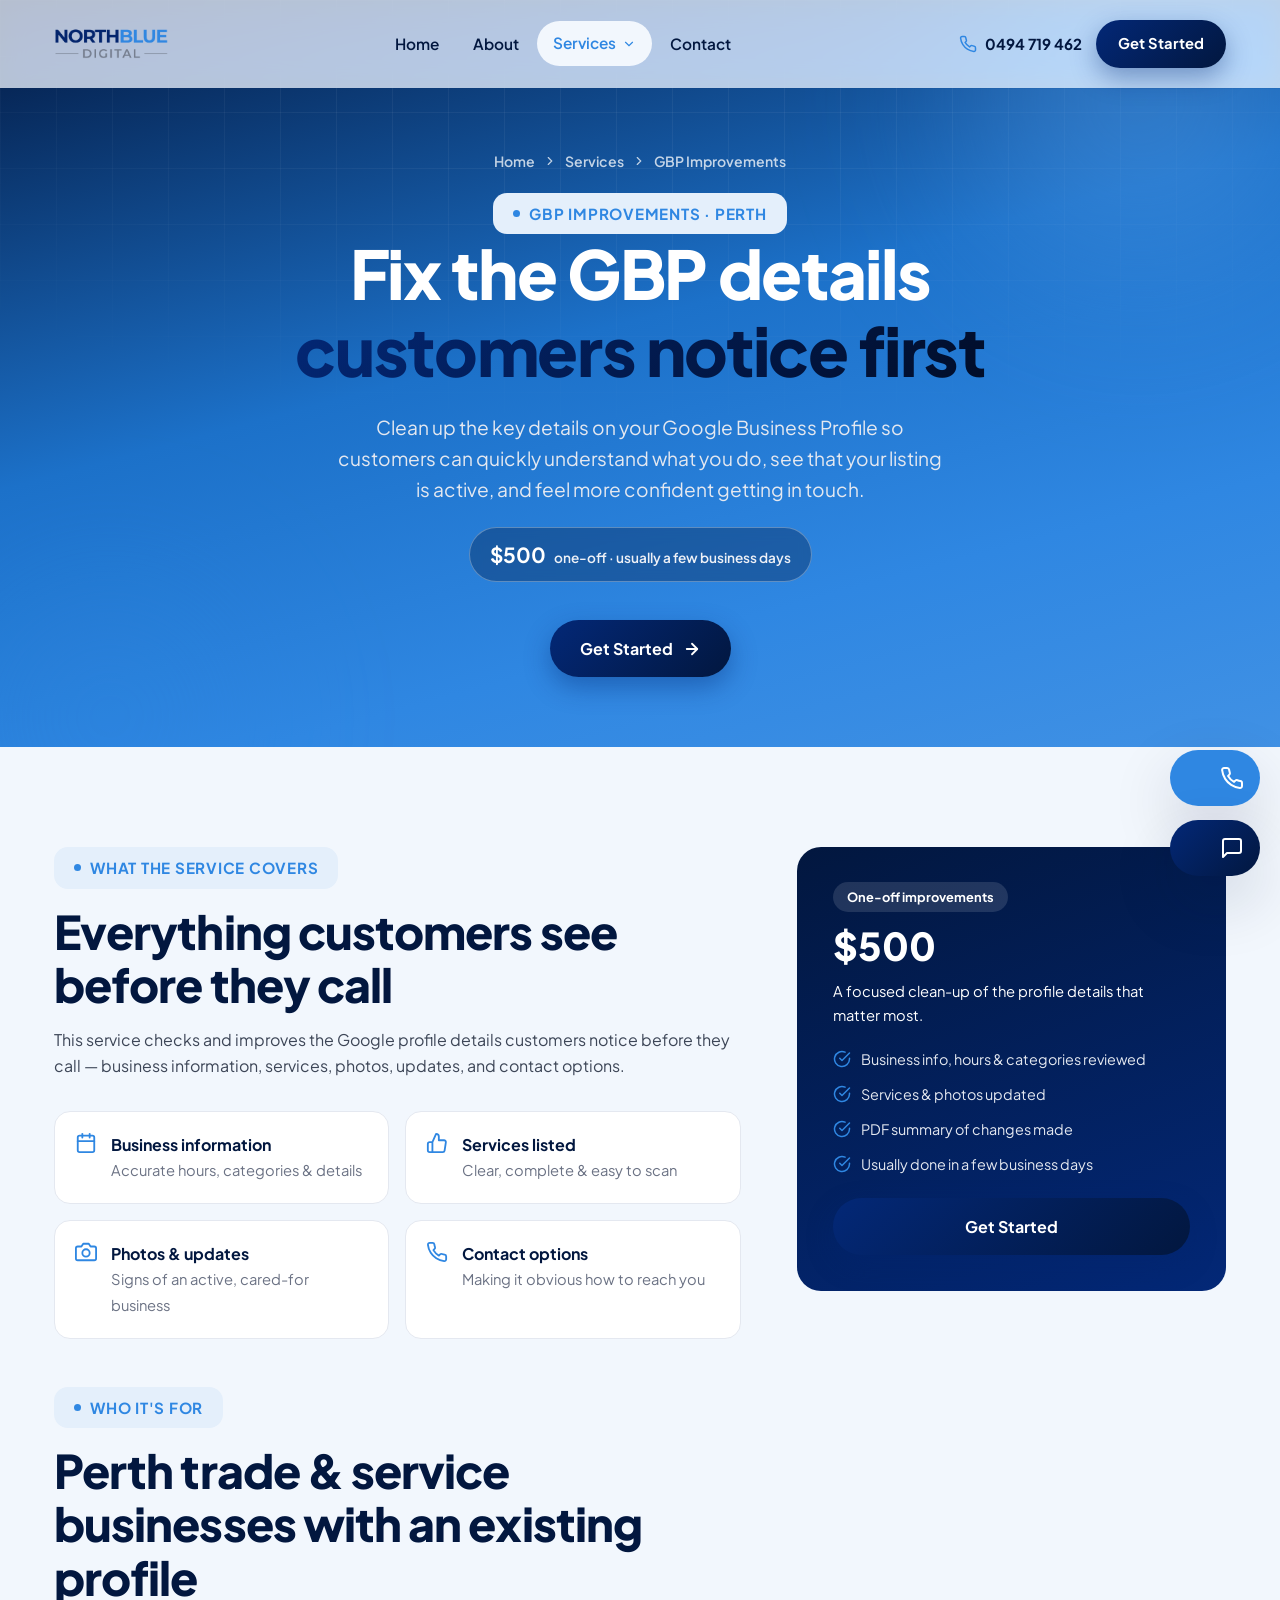
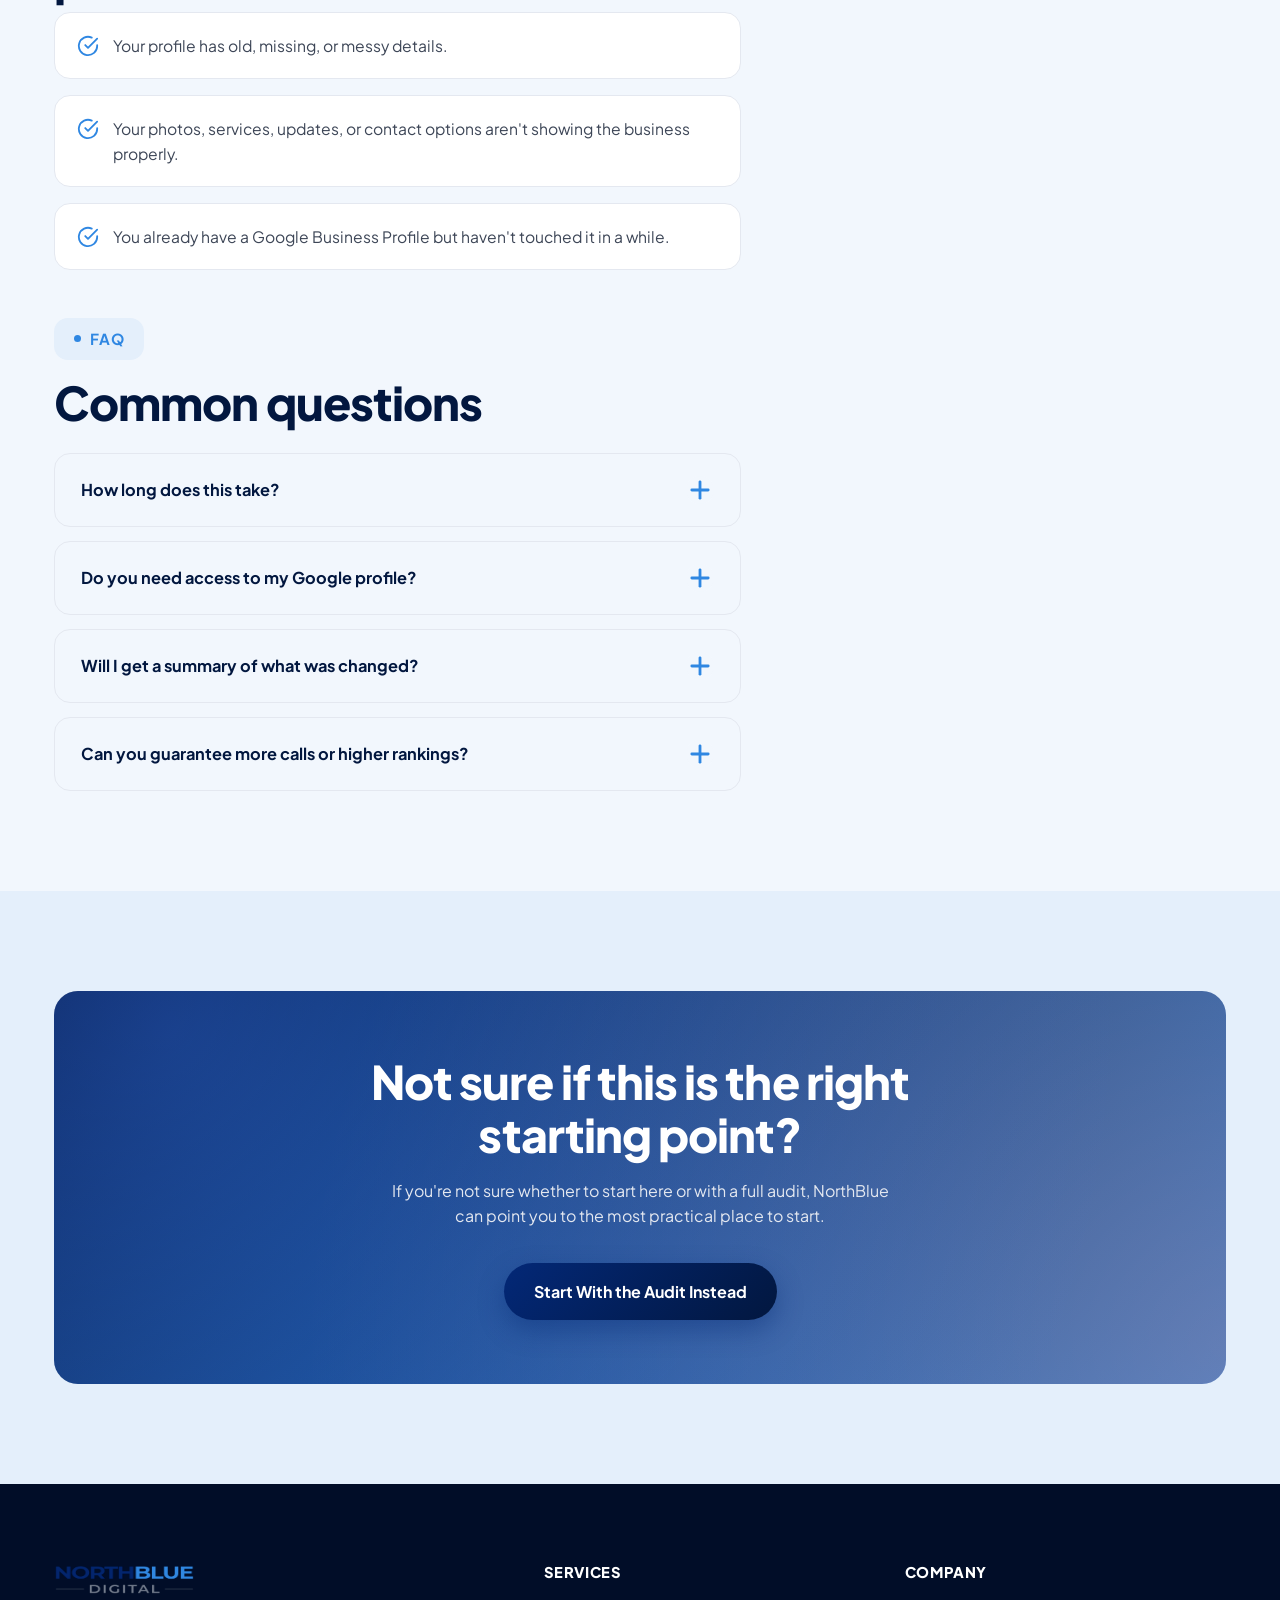
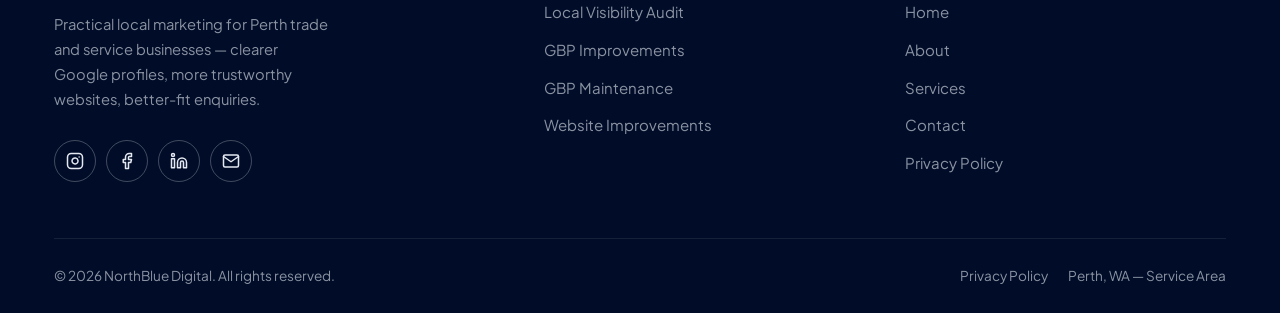
<file: services/gbp-improvements/index.html>
<!doctype html>
<html lang="en-AU">
<head>
<meta charset="UTF-8">
<meta name="viewport" content="width=device-width, initial-scale=1">
<title>GBP Improvements Perth | $500 | NorthBlue Digital</title>
<meta name="description" content="Clean up the key details on your Google Business Profile so customers can quickly understand what you do, see that your listing is active, and feel confident getting in touch.">
<link rel="canonical" href="https://northbluedigital.com.au/services/gbp-improvements/">
<meta property="og:type" content="website">
<meta property="og:title" content="GBP Improvements Perth | $500 | NorthBlue Digital">
<meta property="og:description" content="Fix the GBP details customers notice first.">
<meta property="og:image" content="/assets/images/icon.png">
<link rel="icon" href="/assets/images/favicon-32.png" sizes="32x32">
<link rel="apple-touch-icon" href="/assets/images/apple-touch-icon.png">
<link rel="stylesheet" href="/assets/css/style.css">
<script type="application/ld+json">
{"@context":"https://schema.org","@type":"Service","serviceType":"Google Business Profile Improvements","provider":{"@type":"ProfessionalService","name":"NorthBlue Digital"},"areaServed":"Perth, WA","offers":{"@type":"Offer","price":"500","priceCurrency":"AUD"}}
</script>
</head>
<body>
<a class="skip-link" href="#main">Skip to content</a>

<header class="site-header">
  <div class="container">
    <a href="/" class="brand" aria-label="NorthBlue Digital home">
      <img src="/assets/images/logo.png" alt="NorthBlue Digital" width="160" height="47">
    </a>
    <nav class="nav-desktop" aria-label="Primary">
      <ul>
        <li><a class="nav-link" href="/">Home</a></li>
        <li><a class="nav-link" href="/about/">About</a></li>
        <li class="has-dropdown">
          <a class="nav-link" href="/services/" aria-current="page">Services
            <svg viewBox="0 0 24 24" fill="none" stroke="currentColor" stroke-width="2" stroke-linecap="round"><polyline points="6 9 12 15 18 9"/></svg>
          </a>
          <div class="dropdown">
            <a href="/services/local-visibility-audit/">Local Visibility Audit<span>Know what to fix first — $300</span></a>
            <a href="/services/gbp-improvements/">GBP Improvements<span>Clean up your Google profile — $500</span></a>
            <a href="/services/gbp-maintenance/">GBP Maintenance<span>Stay active monthly — $450/mo</span></a>
            <a href="/services/website-improvements/">Website Improvements<span>Fix what's costing enquiries — from $1,500</span></a>
          </div>
        </li>
        <li><a class="nav-link" href="/contact/">Contact</a></li>
      </ul>
    </nav>
    <div class="header-cta">
      <a href="tel:+61494719462" class="header-phone">
        <svg viewBox="0 0 24 24" fill="none" stroke="currentColor" stroke-width="2" stroke-linecap="round" stroke-linejoin="round"><path d="M22 16.92v3a2 2 0 0 1-2.18 2 19.79 19.79 0 0 1-8.63-3.07 19.5 19.5 0 0 1-6-6 19.79 19.79 0 0 1-3.07-8.67A2 2 0 0 1 4.11 2h3a2 2 0 0 1 2 1.72c.127.96.361 1.903.7 2.81a2 2 0 0 1-.45 2.11L8.09 9.91a16 16 0 0 0 6 6l1.27-1.27a2 2 0 0 1 2.11-.45c.907.339 1.85.573 2.81.7A2 2 0 0 1 22 16.92z"/></svg>
        0494 719 462
      </a>
      <a href="/contact/" class="btn btn-primary btn-sm">Get Started</a>
    </div>
    <button class="nav-toggle" aria-label="Open menu" aria-expanded="false">
      <span></span><span></span><span></span>
    </button>
  </div>
</header>

<div class="mobile-nav" aria-hidden="true">
  <div class="mobile-nav-backdrop" data-close-nav></div>
  <div class="mobile-nav-panel">
    <ul>
      <li><a href="/" data-close-nav>Home</a></li>
      <li><a href="/about/" data-close-nav>About</a></li>
      <li><a href="/services/" data-close-nav>Services</a></li>
      <li class="sub-list">
        <a href="/services/local-visibility-audit/" data-close-nav>— Local Visibility Audit</a>
        <a href="/services/gbp-improvements/" data-close-nav>— GBP Improvements</a>
        <a href="/services/gbp-maintenance/" data-close-nav>— GBP Maintenance</a>
        <a href="/services/website-improvements/" data-close-nav>— Website Improvements</a>
      </li>
      <li><a href="/contact/" data-close-nav>Contact</a></li>
    </ul>
    <div class="mobile-cta">
      <a href="tel:+61494719462" class="btn btn-secondary btn-block">Call 0494 719 462</a>
      <a href="/contact/" class="btn btn-primary btn-block">Get Started</a>
    </div>
  </div>
</div>

<main id="main">

  <section class="hero hero-sub">
    <div class="hero-grid"></div>
    <div class="hero-blob b1"></div>
    <div class="hero-blob b2"></div>
    <div class="container hero-inner">
      <div class="breadcrumb"><a href="/">Home</a>
        <svg viewBox="0 0 24 24" fill="none" stroke="currentColor" stroke-width="2" stroke-linecap="round"><polyline points="9 18 15 12 9 6"/></svg>
        <a href="/services/">Services</a>
        <svg viewBox="0 0 24 24" fill="none" stroke="currentColor" stroke-width="2" stroke-linecap="round"><polyline points="9 18 15 12 9 6"/></svg>
        GBP Improvements</div>
      <span class="eyebrow" data-reveal="fade">GBP Improvements · Perth</span>
      <h1 data-reveal="fade">Fix the GBP details <span class="accent">customers notice first</span></h1>
      <p class="lede" data-reveal="fade">Clean up the key details on your Google Business Profile so customers can quickly understand what you do, see that your listing is active, and feel more confident getting in touch.</p>
      <div class="hero-price-tag" data-reveal="fade">
        <span class="amount">$500</span>
        <span class="label">one-off · usually a few business days</span>
      </div>
      <div class="hero-actions mt-24" data-reveal="fade">
        <a href="/contact/" class="btn btn-primary">
          Get Started
          <svg viewBox="0 0 24 24" fill="none" stroke="currentColor" stroke-width="2.4" stroke-linecap="round" stroke-linejoin="round"><line x1="5" y1="12" x2="19" y2="12"/><polyline points="12 5 19 12 12 19"/></svg>
        </a>
      </div>
    </div>
  </section>

  <section class="section-pad">
    <div class="container">
      <div class="two-col-sidebar">
        <div>
          <div data-reveal="left">
            <span class="eyebrow">What the service covers</span>
            <h2 class="mt-16">Everything customers see before they call</h2>
            <p class="mt-16" style="color:var(--slate-600)">This service checks and improves the Google profile details customers notice before they call — business information, services, photos, updates, and contact options.</p>
            <div class="included-grid mt-32">
              <div class="included-item">
                <svg viewBox="0 0 24 24" fill="none" stroke="currentColor" stroke-width="2" stroke-linecap="round" stroke-linejoin="round"><rect x="3" y="4" width="18" height="18" rx="2"/><line x1="16" y1="2" x2="16" y2="6"/><line x1="8" y1="2" x2="8" y2="6"/><line x1="3" y1="10" x2="21" y2="10"/></svg>
                <div><strong style="display:block; color:var(--navy-900)">Business information</strong><span class="muted" style="font-size:0.92rem">Accurate hours, categories &amp; details</span></div>
              </div>
              <div class="included-item">
                <svg viewBox="0 0 24 24" fill="none" stroke="currentColor" stroke-width="2" stroke-linecap="round" stroke-linejoin="round"><path d="M14 9V5a3 3 0 0 0-3-3l-4 9v11h11.28a2 2 0 0 0 2-1.7l1.38-9a2 2 0 0 0-2-2.3zM7 22H4a2 2 0 0 1-2-2v-7a2 2 0 0 1 2-2h3"/></svg>
                <div><strong style="display:block; color:var(--navy-900)">Services listed</strong><span class="muted" style="font-size:0.92rem">Clear, complete &amp; easy to scan</span></div>
              </div>
              <div class="included-item">
                <svg viewBox="0 0 24 24" fill="none" stroke="currentColor" stroke-width="2" stroke-linecap="round" stroke-linejoin="round"><path d="M23 19a2 2 0 0 1-2 2H3a2 2 0 0 1-2-2V8a2 2 0 0 1 2-2h4l2-3h6l2 3h4a2 2 0 0 1 2 2z"/><circle cx="12" cy="13" r="4"/></svg>
                <div><strong style="display:block; color:var(--navy-900)">Photos &amp; updates</strong><span class="muted" style="font-size:0.92rem">Signs of an active, cared-for business</span></div>
              </div>
              <div class="included-item">
                <svg viewBox="0 0 24 24" fill="none" stroke="currentColor" stroke-width="2" stroke-linecap="round" stroke-linejoin="round"><path d="M22 16.92v3a2 2 0 0 1-2.18 2 19.79 19.79 0 0 1-8.63-3.07 19.5 19.5 0 0 1-6-6 19.79 19.79 0 0 1-3.07-8.67A2 2 0 0 1 4.11 2h3a2 2 0 0 1 2 1.72c.127.96.361 1.903.7 2.81a2 2 0 0 1-.45 2.11L8.09 9.91a16 16 0 0 0 6 6l1.27-1.27a2 2 0 0 1 2.11-.45c.907.339 1.85.573 2.81.7A2 2 0 0 1 22 16.92z"/></svg>
                <div><strong style="display:block; color:var(--navy-900)">Contact options</strong><span class="muted" style="font-size:0.92rem">Making it obvious how to reach you</span></div>
              </div>
            </div>
          </div>

          <div class="mt-48" data-reveal="left">
            <span class="eyebrow">Who it's for</span>
            <h2 class="mt-16">Perth trade &amp; service businesses with an existing profile</h2>
            <div class="who-list mt-24">
              <div class="who-item">
                <svg viewBox="0 0 24 24" fill="none" stroke="currentColor" stroke-width="2" stroke-linecap="round" stroke-linejoin="round"><path d="M22 11.08V12a10 10 0 1 1-5.93-9.14"/><polyline points="22 4 12 14.01 9 11.01"/></svg>
                <p>Your profile has old, missing, or messy details.</p>
              </div>
              <div class="who-item">
                <svg viewBox="0 0 24 24" fill="none" stroke="currentColor" stroke-width="2" stroke-linecap="round" stroke-linejoin="round"><path d="M22 11.08V12a10 10 0 1 1-5.93-9.14"/><polyline points="22 4 12 14.01 9 11.01"/></svg>
                <p>Your photos, services, updates, or contact options aren't showing the business properly.</p>
              </div>
              <div class="who-item">
                <svg viewBox="0 0 24 24" fill="none" stroke="currentColor" stroke-width="2" stroke-linecap="round" stroke-linejoin="round"><path d="M22 11.08V12a10 10 0 1 1-5.93-9.14"/><polyline points="22 4 12 14.01 9 11.01"/></svg>
                <p>You already have a Google Business Profile but haven't touched it in a while.</p>
              </div>
            </div>
          </div>

          <div class="mt-48" data-reveal="left">
            <span class="eyebrow">FAQ</span>
            <h2 class="mt-16">Common questions</h2>
            <div class="faq-list mt-24">
              <div class="faq-item">
                <button class="faq-q" aria-expanded="false">How long does this take?<span class="plus"><svg viewBox="0 0 24 24" fill="none" stroke="currentColor" stroke-width="2.4" stroke-linecap="round" stroke-linejoin="round"><line x1="12" y1="5" x2="12" y2="19"/><line x1="5" y1="12" x2="19" y2="12"/></svg></span></button>
                <div class="faq-a"><div><p>Usually a few business days from when access is provided, depending on how much needs updating.</p></div></div>
              </div>
              <div class="faq-item">
                <button class="faq-q" aria-expanded="false">Do you need access to my Google profile?<span class="plus"><svg viewBox="0 0 24 24" fill="none" stroke="currentColor" stroke-width="2.4" stroke-linecap="round" stroke-linejoin="round"><line x1="12" y1="5" x2="12" y2="19"/><line x1="5" y1="12" x2="19" y2="12"/></svg></span></button>
                <div class="faq-a"><div><p>Yes, the right level of access is usually needed to make the changes directly on your listing.</p></div></div>
              </div>
              <div class="faq-item">
                <button class="faq-q" aria-expanded="false">Will I get a summary of what was changed?<span class="plus"><svg viewBox="0 0 24 24" fill="none" stroke="currentColor" stroke-width="2.4" stroke-linecap="round" stroke-linejoin="round"><line x1="12" y1="5" x2="12" y2="19"/><line x1="5" y1="12" x2="19" y2="12"/></svg></span></button>
                <div class="faq-a"><div><p>Yes, a PDF summary is provided outlining exactly what was updated.</p></div></div>
              </div>
              <div class="faq-item">
                <button class="faq-q" aria-expanded="false">Can you guarantee more calls or higher rankings?<span class="plus"><svg viewBox="0 0 24 24" fill="none" stroke="currentColor" stroke-width="2.4" stroke-linecap="round" stroke-linejoin="round"><line x1="12" y1="5" x2="12" y2="19"/><line x1="5" y1="12" x2="19" y2="12"/></svg></span></button>
                <div class="faq-a"><div><p>No. Specific rankings, calls, or enquiry numbers can't be guaranteed by anyone honestly — the goal is a clearer, more trustworthy profile.</p></div></div>
              </div>
            </div>
          </div>
        </div>

        <aside data-reveal="right">
          <div class="price-card">
            <span class="badge" style="background:rgba(255,255,255,0.12); color:#fff;">One-off improvements</span>
            <div class="amount">$500</div>
            <p>A focused clean-up of the profile details that matter most.</p>
            <ul>
              <li><svg viewBox="0 0 24 24" fill="none" stroke="currentColor" stroke-width="2" stroke-linecap="round" stroke-linejoin="round"><path d="M22 11.08V12a10 10 0 1 1-5.93-9.14"/><polyline points="22 4 12 14.01 9 11.01"/></svg> Business info, hours &amp; categories reviewed</li>
              <li><svg viewBox="0 0 24 24" fill="none" stroke="currentColor" stroke-width="2" stroke-linecap="round" stroke-linejoin="round"><path d="M22 11.08V12a10 10 0 1 1-5.93-9.14"/><polyline points="22 4 12 14.01 9 11.01"/></svg> Services &amp; photos updated</li>
              <li><svg viewBox="0 0 24 24" fill="none" stroke="currentColor" stroke-width="2" stroke-linecap="round" stroke-linejoin="round"><path d="M22 11.08V12a10 10 0 1 1-5.93-9.14"/><polyline points="22 4 12 14.01 9 11.01"/></svg> PDF summary of changes made</li>
              <li><svg viewBox="0 0 24 24" fill="none" stroke="currentColor" stroke-width="2" stroke-linecap="round" stroke-linejoin="round"><path d="M22 11.08V12a10 10 0 1 1-5.93-9.14"/><polyline points="22 4 12 14.01 9 11.01"/></svg> Usually done in a few business days</li>
            </ul>
            <a href="/contact/" class="btn btn-primary btn-block">Get Started</a>
          </div>
        </aside>
      </div>
    </div>
  </section>

  <section class="section-pad bg-soft">
    <div class="container">
      <div class="cta-band" data-reveal="scale">
        <h2>Not sure if this is the right starting point?</h2>
        <p>If you're not sure whether to start here or with a full audit, NorthBlue can point you to the most practical place to start.</p>
        <div class="hero-actions">
          <a href="/services/local-visibility-audit/" class="btn btn-primary">Start With the Audit Instead</a>
        </div>
      </div>
    </div>
  </section>

</main>

<footer class="site-footer">
  <div class="container">
    <div class="footer-top">
      <div class="footer-brand">
        <img src="/assets/images/logo.png" alt="NorthBlue Digital" width="140" height="41" loading="lazy">
        <p>Practical local marketing for Perth trade and service businesses — clearer Google profiles, more trustworthy websites, better-fit enquiries.</p>
        <div class="social-row">
          <a href="https://www.instagram.com/northbluedigital/" aria-label="NorthBlue Digital on Instagram" target="_blank" rel="noopener"><svg viewBox="0 0 24 24" fill="none" stroke="currentColor" stroke-width="2" stroke-linecap="round" stroke-linejoin="round"><rect x="2" y="2" width="20" height="20" rx="5"/><path d="M16 11.37A4 4 0 1 1 12.63 8 4 4 0 0 1 16 11.37z"/><line x1="17.5" y1="6.5" x2="17.51" y2="6.5"/></svg></a>
          <a href="https://www.facebook.com/NorthBlueDigital/" aria-label="NorthBlue Digital on Facebook" target="_blank" rel="noopener"><svg viewBox="0 0 24 24" fill="none" stroke="currentColor" stroke-width="2" stroke-linecap="round" stroke-linejoin="round"><path d="M18 2h-3a5 5 0 0 0-5 5v3H7v4h3v8h4v-8h3l1-4h-4V7a1 1 0 0 1 1-1h3z"/></svg></a>
          <a href="https://linkedin.com/company/northbluedigital" aria-label="NorthBlue Digital on LinkedIn" target="_blank" rel="noopener"><svg viewBox="0 0 24 24" fill="none" stroke="currentColor" stroke-width="2" stroke-linecap="round" stroke-linejoin="round"><path d="M16 8a6 6 0 0 1 6 6v7h-4v-7a2 2 0 0 0-2-2 2 2 0 0 0-2 2v7h-4v-7a6 6 0 0 1 6-6z"/><rect x="2" y="9" width="4" height="12"/><circle cx="4" cy="4" r="2"/></svg></a>
          <a href="mailto:hello@northbluedigital.com.au" aria-label="Email NorthBlue Digital"><svg viewBox="0 0 24 24" fill="none" stroke="currentColor" stroke-width="2" stroke-linecap="round" stroke-linejoin="round"><rect x="2" y="4" width="20" height="16" rx="2"/><path d="M22 6l-10 7L2 6"/></svg></a>
        </div>
      </div>
      <div class="footer-col">
        <h4>Services</h4>
        <ul>
          <li><a href="/services/local-visibility-audit/">Local Visibility Audit</a></li>
          <li><a href="/services/gbp-improvements/">GBP Improvements</a></li>
          <li><a href="/services/gbp-maintenance/">GBP Maintenance</a></li>
          <li><a href="/services/website-improvements/">Website Improvements</a></li>
        </ul>
      </div>
      <div class="footer-col">
        <h4>Company</h4>
        <ul>
          <li><a href="/">Home</a></li>
          <li><a href="/about/">About</a></li>
          <li><a href="/services/">Services</a></li>
          <li><a href="/contact/">Contact</a></li>
          <li><a href="/privacy-policy/">Privacy Policy</a></li>
        </ul>
      </div>
      <div class="footer-col footer-newsletter">
        <h4>Perth Marketing Tips</h4>
        <p>Get practical local marketing tips for trade businesses — no spam, unsubscribe anytime.</p>
        <form data-validate>
          <input type="email" required placeholder="you@business.com.au" aria-label="Email address">
          <button type="submit" aria-label="Subscribe">
            <svg viewBox="0 0 24 24" fill="none" stroke="currentColor" stroke-width="2.4" stroke-linecap="round" stroke-linejoin="round"><line x1="5" y1="12" x2="19" y2="12"/><polyline points="12 5 19 12 12 19"/></svg>
          </button>
          <div class="form-honeypot"><label>Leave blank<input type="text" name="company" tabindex="-1" autocomplete="off"></label></div>
        </form>
        <div class="form-status" role="status"></div>
      </div>
    </div>
    <div class="footer-bottom">
      <span>© <span data-year></span> NorthBlue Digital. All rights reserved.</span>
      <div class="legal-links">
        <a href="/privacy-policy/">Privacy Policy</a>
        <a href="/services/">Perth, WA — Service Area</a>
      </div>
    </div>
  </div>
</footer>

<div class="floating-actions">
  <a href="tel:+61494719462" class="fab fab-call" aria-label="Call NorthBlue Digital">
    <span class="fab-icon"><svg viewBox="0 0 24 24" fill="none" stroke="currentColor" stroke-width="2" stroke-linecap="round" stroke-linejoin="round"><path d="M22 16.92v3a2 2 0 0 1-2.18 2 19.79 19.79 0 0 1-8.63-3.07 19.5 19.5 0 0 1-6-6 19.79 19.79 0 0 1-3.07-8.67A2 2 0 0 1 4.11 2h3a2 2 0 0 1 2 1.72c.127.96.361 1.903.7 2.81a2 2 0 0 1-.45 2.11L8.09 9.91a16 16 0 0 0 6 6l1.27-1.27a2 2 0 0 1 2.11-.45c.907.339 1.85.573 2.81.7A2 2 0 0 1 22 16.92z"/></svg></span>
    <span class="fab-label">Call 0494 719 462</span>
  </a>
  <button type="button" class="fab fab-inquiry" data-open-inquiry aria-label="Send an enquiry">
    <span class="fab-icon"><svg viewBox="0 0 24 24" fill="none" stroke="currentColor" stroke-width="2" stroke-linecap="round" stroke-linejoin="round"><path d="M21 15a2 2 0 0 1-2 2H7l-4 4V5a2 2 0 0 1 2-2h14a2 2 0 0 1 2 2z"/></svg></span>
    <span class="fab-label">Send Enquiry</span>
  </button>
</div>

<div class="inquiry-modal" aria-hidden="true">
  <div class="inquiry-modal-backdrop" data-close-inquiry></div>
  <div class="inquiry-modal-panel" role="dialog" aria-modal="true" aria-label="Send an enquiry">
    <button type="button" class="inquiry-modal-close" data-close-inquiry aria-label="Close">
      <svg viewBox="0 0 24 24" fill="none" stroke="currentColor" stroke-width="2.4" stroke-linecap="round" stroke-linejoin="round"><line x1="18" y1="6" x2="6" y2="18"/><line x1="6" y1="6" x2="18" y2="18"/></svg>
    </button>
    <h3>Send an Enquiry</h3>
    <p>Reply within 1 business day — no runaround, no hard sell.</p>
    <form data-validate novalidate>
      <div class="field">
        <label for="fab-name">Name</label>
        <input type="text" id="fab-name" name="name" required placeholder="Your full name" autocomplete="name">
      </div>
      <div class="field">
        <label for="fab-phone">Phone</label>
        <input type="tel" id="fab-phone" name="phone" required placeholder="04xx xxx xxx" autocomplete="tel">
      </div>
      <div class="field">
        <label for="fab-email">Email</label>
        <input type="email" id="fab-email" name="email" required placeholder="you@business.com.au" autocomplete="email">
      </div>
      <div class="field">
        <label for="fab-message">Message</label>
        <textarea id="fab-message" name="message" required placeholder="Tell us a bit about what's going on and what you'd like help with."></textarea>
      </div>
      <div class="form-honeypot">
        <label>Leave this field blank
          <input type="text" name="company" tabindex="-1" autocomplete="off">
        </label>
      </div>
      <button type="submit" class="btn btn-primary btn-block">
        Send Enquiry
        <svg viewBox="0 0 24 24" fill="none" stroke="currentColor" stroke-width="2.4" stroke-linecap="round" stroke-linejoin="round"><line x1="22" y1="2" x2="11" y2="13"/><polygon points="22 2 15 22 11 13 2 9 22 2"/></svg>
      </button>
      <div class="form-status" role="status"></div>
    </form>
  </div>
</div>

<button class="to-top" aria-label="Back to top">
  <svg viewBox="0 0 24 24" fill="none" stroke="currentColor" stroke-width="2.4" stroke-linecap="round" stroke-linejoin="round"><line x1="12" y1="19" x2="12" y2="5"/><polyline points="5 12 12 5 19 12"/></svg>
</button>

<script src="/assets/js/main.js"></script>
</body>
</html>
</file>
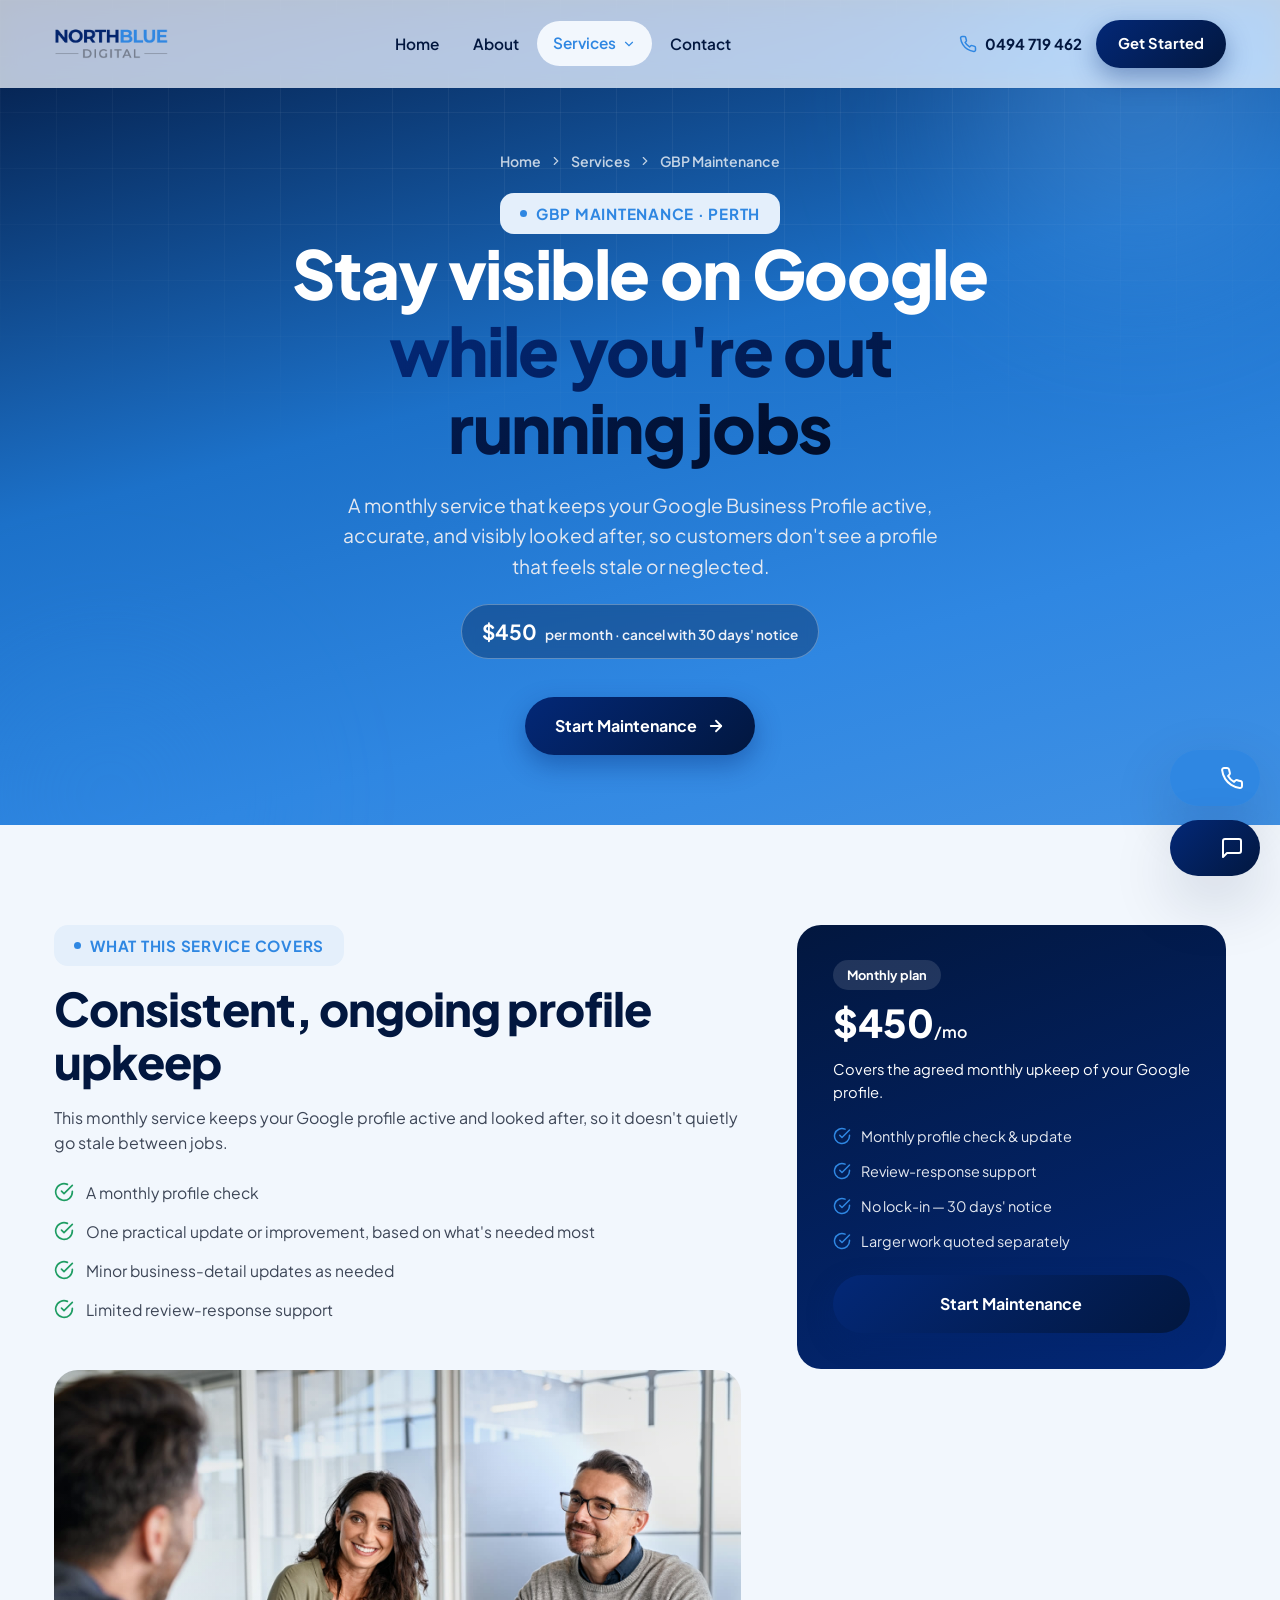
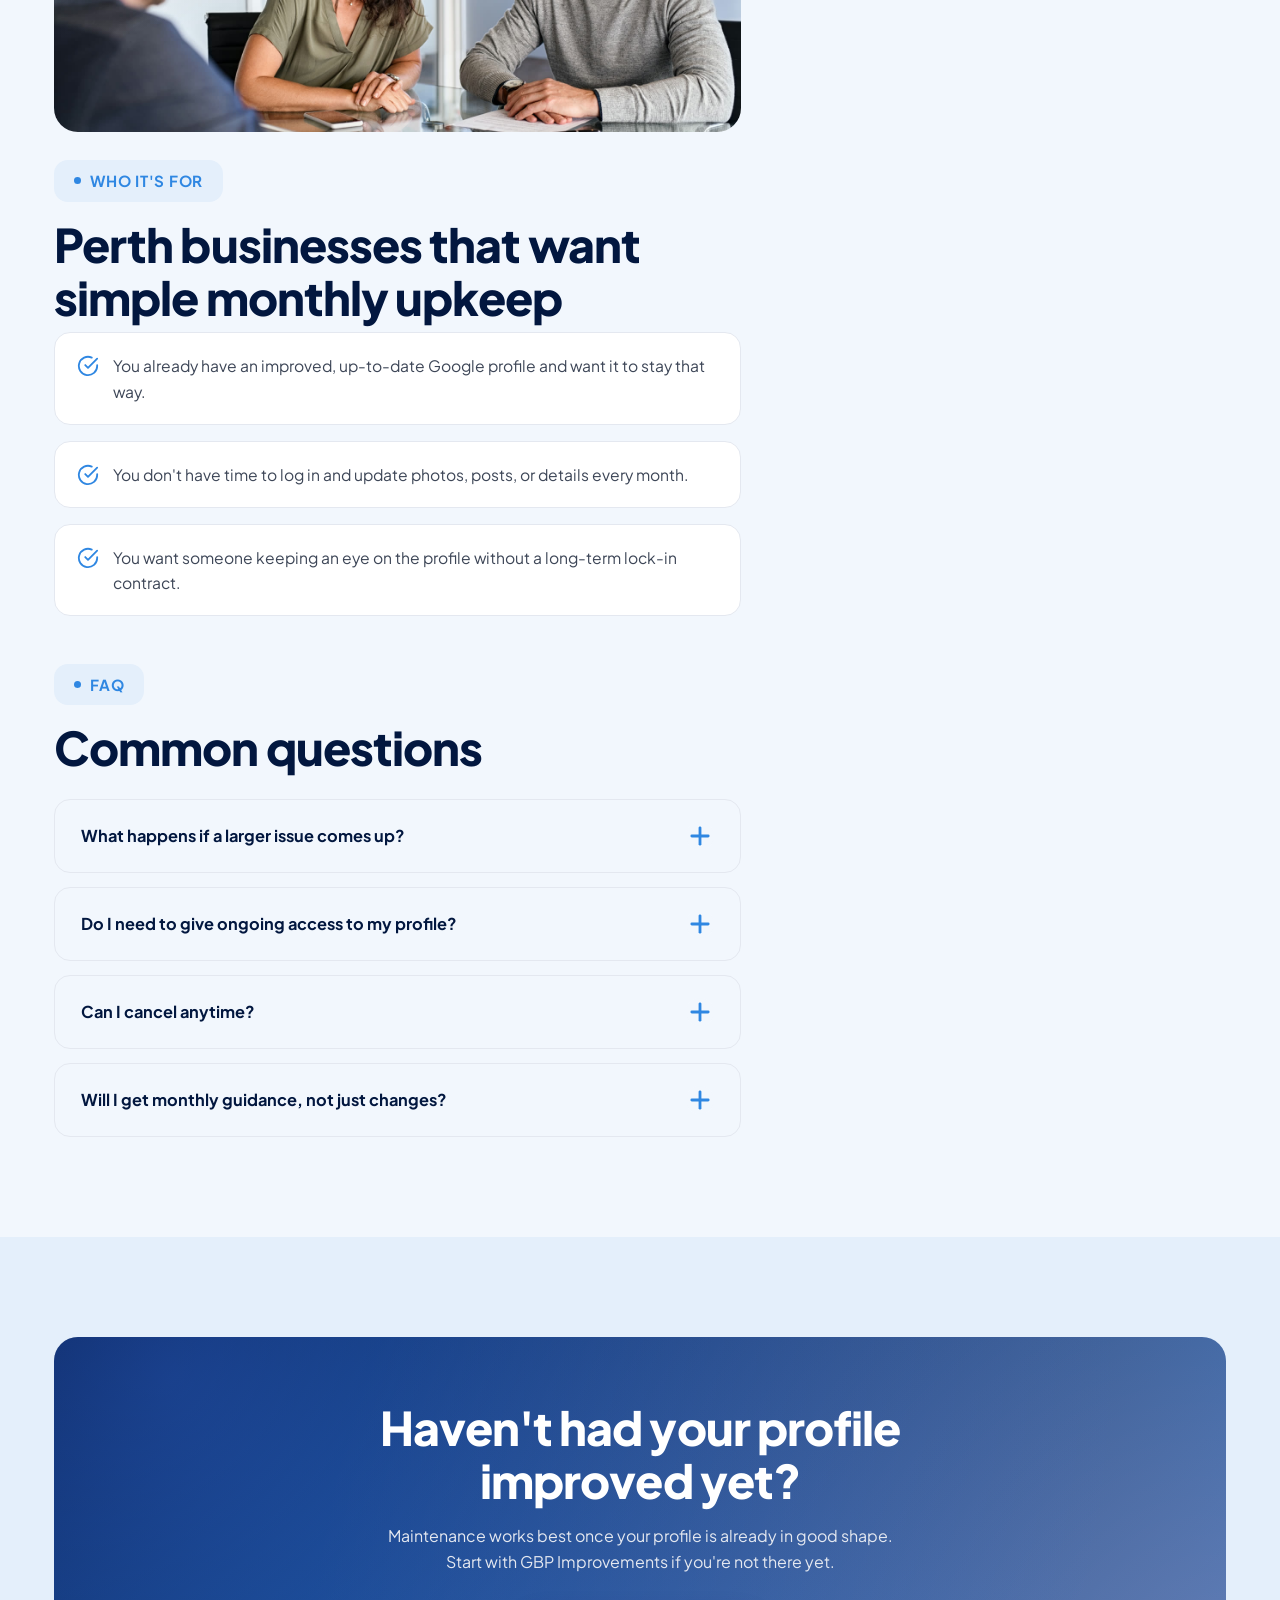
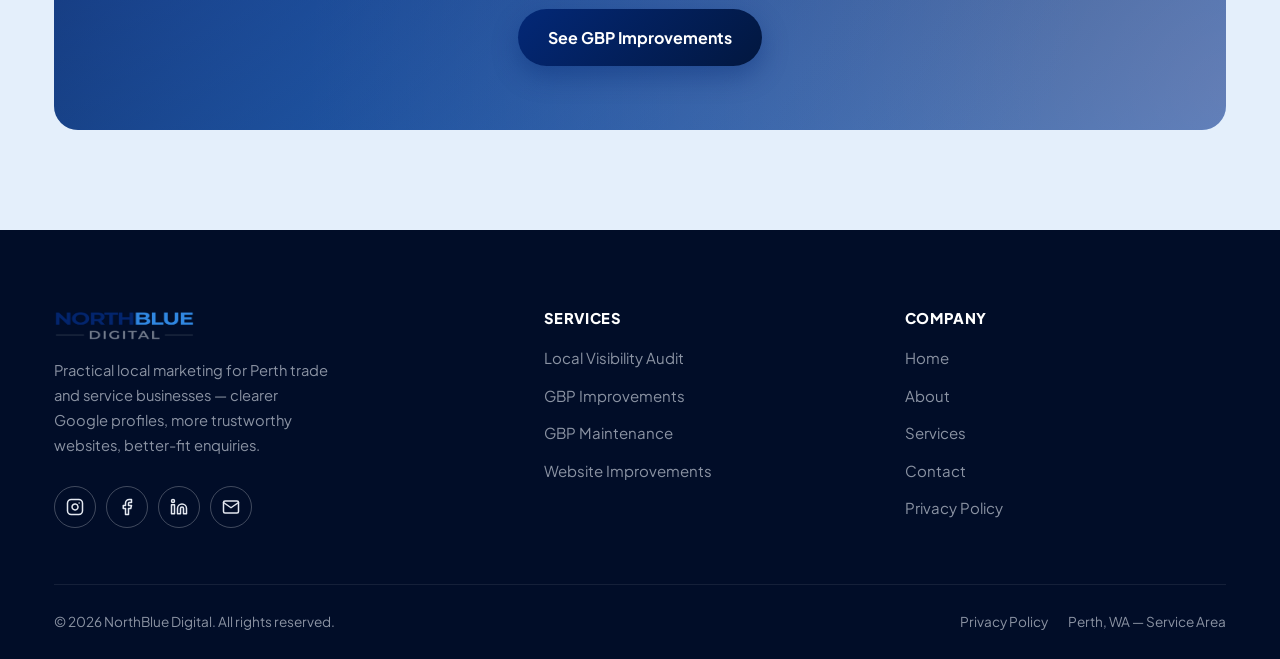
<file: services/gbp-maintenance/index.html>
<!doctype html>
<html lang="en-AU">
<head>
<meta charset="UTF-8">
<meta name="viewport" content="width=device-width, initial-scale=1">
<title>GBP Maintenance Perth | Monthly | NorthBlue Digital</title>
<meta name="description" content="A monthly service that keeps your Google Business Profile active, accurate, and visibly looked after, so customers don't see a profile that feels stale or neglected.">
<link rel="canonical" href="https://northbluedigital.com.au/services/gbp-maintenance/">
<meta property="og:type" content="website">
<meta property="og:title" content="GBP Maintenance Perth | Monthly | NorthBlue Digital">
<meta property="og:description" content="Stay visible on Google while you're out running jobs.">
<meta property="og:image" content="/assets/images/icon.png">
<link rel="icon" href="/assets/images/favicon-32.png" sizes="32x32">
<link rel="apple-touch-icon" href="/assets/images/apple-touch-icon.png">
<link rel="stylesheet" href="/assets/css/style.css">
<script type="application/ld+json">
{"@context":"https://schema.org","@type":"Service","serviceType":"Google Business Profile Maintenance","provider":{"@type":"ProfessionalService","name":"NorthBlue Digital"},"areaServed":"Perth, WA","offers":{"@type":"Offer","price":"450","priceCurrency":"AUD","priceSpecification":{"@type":"UnitPriceSpecification","billingDuration":"P1M"}}}
</script>
</head>
<body>
<a class="skip-link" href="#main">Skip to content</a>

<header class="site-header">
  <div class="container">
    <a href="/" class="brand" aria-label="NorthBlue Digital home">
      <img src="/assets/images/logo.png" alt="NorthBlue Digital" width="160" height="47">
    </a>
    <nav class="nav-desktop" aria-label="Primary">
      <ul>
        <li><a class="nav-link" href="/">Home</a></li>
        <li><a class="nav-link" href="/about/">About</a></li>
        <li class="has-dropdown">
          <a class="nav-link" href="/services/" aria-current="page">Services
            <svg viewBox="0 0 24 24" fill="none" stroke="currentColor" stroke-width="2" stroke-linecap="round"><polyline points="6 9 12 15 18 9"/></svg>
          </a>
          <div class="dropdown">
            <a href="/services/local-visibility-audit/">Local Visibility Audit<span>Know what to fix first — $300</span></a>
            <a href="/services/gbp-improvements/">GBP Improvements<span>Clean up your Google profile — $500</span></a>
            <a href="/services/gbp-maintenance/">GBP Maintenance<span>Stay active monthly — $450/mo</span></a>
            <a href="/services/website-improvements/">Website Improvements<span>Fix what's costing enquiries — from $1,500</span></a>
          </div>
        </li>
        <li><a class="nav-link" href="/contact/">Contact</a></li>
      </ul>
    </nav>
    <div class="header-cta">
      <a href="tel:+61494719462" class="header-phone">
        <svg viewBox="0 0 24 24" fill="none" stroke="currentColor" stroke-width="2" stroke-linecap="round" stroke-linejoin="round"><path d="M22 16.92v3a2 2 0 0 1-2.18 2 19.79 19.79 0 0 1-8.63-3.07 19.5 19.5 0 0 1-6-6 19.79 19.79 0 0 1-3.07-8.67A2 2 0 0 1 4.11 2h3a2 2 0 0 1 2 1.72c.127.96.361 1.903.7 2.81a2 2 0 0 1-.45 2.11L8.09 9.91a16 16 0 0 0 6 6l1.27-1.27a2 2 0 0 1 2.11-.45c.907.339 1.85.573 2.81.7A2 2 0 0 1 22 16.92z"/></svg>
        0494 719 462
      </a>
      <a href="/contact/" class="btn btn-primary btn-sm">Get Started</a>
    </div>
    <button class="nav-toggle" aria-label="Open menu" aria-expanded="false">
      <span></span><span></span><span></span>
    </button>
  </div>
</header>

<div class="mobile-nav" aria-hidden="true">
  <div class="mobile-nav-backdrop" data-close-nav></div>
  <div class="mobile-nav-panel">
    <ul>
      <li><a href="/" data-close-nav>Home</a></li>
      <li><a href="/about/" data-close-nav>About</a></li>
      <li><a href="/services/" data-close-nav>Services</a></li>
      <li class="sub-list">
        <a href="/services/local-visibility-audit/" data-close-nav>— Local Visibility Audit</a>
        <a href="/services/gbp-improvements/" data-close-nav>— GBP Improvements</a>
        <a href="/services/gbp-maintenance/" data-close-nav>— GBP Maintenance</a>
        <a href="/services/website-improvements/" data-close-nav>— Website Improvements</a>
      </li>
      <li><a href="/contact/" data-close-nav>Contact</a></li>
    </ul>
    <div class="mobile-cta">
      <a href="tel:+61494719462" class="btn btn-secondary btn-block">Call 0494 719 462</a>
      <a href="/contact/" class="btn btn-primary btn-block">Get Started</a>
    </div>
  </div>
</div>

<main id="main">

  <section class="hero hero-sub">
    <div class="hero-grid"></div>
    <div class="hero-blob b1"></div>
    <div class="hero-blob b2"></div>
    <div class="container hero-inner">
      <div class="breadcrumb"><a href="/">Home</a>
        <svg viewBox="0 0 24 24" fill="none" stroke="currentColor" stroke-width="2" stroke-linecap="round"><polyline points="9 18 15 12 9 6"/></svg>
        <a href="/services/">Services</a>
        <svg viewBox="0 0 24 24" fill="none" stroke="currentColor" stroke-width="2" stroke-linecap="round"><polyline points="9 18 15 12 9 6"/></svg>
        GBP Maintenance</div>
      <span class="eyebrow" data-reveal="fade">GBP Maintenance · Perth</span>
      <h1 data-reveal="fade">Stay visible on Google <span class="accent">while you're out running jobs</span></h1>
      <p class="lede" data-reveal="fade">A monthly service that keeps your Google Business Profile active, accurate, and visibly looked after, so customers don't see a profile that feels stale or neglected.</p>
      <div class="hero-price-tag" data-reveal="fade">
        <span class="amount">$450</span>
        <span class="label">per month · cancel with 30 days' notice</span>
      </div>
      <div class="hero-actions mt-24" data-reveal="fade">
        <a href="/contact/" class="btn btn-primary">
          Start Maintenance
          <svg viewBox="0 0 24 24" fill="none" stroke="currentColor" stroke-width="2.4" stroke-linecap="round" stroke-linejoin="round"><line x1="5" y1="12" x2="19" y2="12"/><polyline points="12 5 19 12 12 19"/></svg>
        </a>
      </div>
    </div>
  </section>

  <section class="section-pad">
    <div class="container">
      <div class="two-col-sidebar">
        <div>
          <div data-reveal="left">
            <span class="eyebrow">What this service covers</span>
            <h2 class="mt-16">Consistent, ongoing profile upkeep</h2>
            <p class="mt-16" style="color:var(--slate-600)">This monthly service keeps your Google profile active and looked after, so it doesn't quietly go stale between jobs.</p>
            <ul class="check-list">
              <li><svg viewBox="0 0 24 24" fill="none" stroke="currentColor" stroke-width="2" stroke-linecap="round" stroke-linejoin="round"><path d="M22 11.08V12a10 10 0 1 1-5.93-9.14"/><polyline points="22 4 12 14.01 9 11.01"/></svg> A monthly profile check</li>
              <li><svg viewBox="0 0 24 24" fill="none" stroke="currentColor" stroke-width="2" stroke-linecap="round" stroke-linejoin="round"><path d="M22 11.08V12a10 10 0 1 1-5.93-9.14"/><polyline points="22 4 12 14.01 9 11.01"/></svg> One practical update or improvement, based on what's needed most</li>
              <li><svg viewBox="0 0 24 24" fill="none" stroke="currentColor" stroke-width="2" stroke-linecap="round" stroke-linejoin="round"><path d="M22 11.08V12a10 10 0 1 1-5.93-9.14"/><polyline points="22 4 12 14.01 9 11.01"/></svg> Minor business-detail updates as needed</li>
              <li><svg viewBox="0 0 24 24" fill="none" stroke="currentColor" stroke-width="2" stroke-linecap="round" stroke-linejoin="round"><path d="M22 11.08V12a10 10 0 1 1-5.93-9.14"/><polyline points="22 4 12 14.01 9 11.01"/></svg> Limited review-response support</li>
            </ul>
          </div>

          <div class="mt-48" data-reveal="left">
            <div class="media-frame" style="margin-bottom:28px;">
              <img src="/assets/images/photo-4.jpg" alt="Monthly check-in on a client's Google Business Profile" width="1600" height="844" loading="lazy">
            </div>
            <span class="eyebrow">Who it's for</span>
            <h2 class="mt-16">Perth businesses that want simple monthly upkeep</h2>
            <div class="who-list mt-24">
              <div class="who-item">
                <svg viewBox="0 0 24 24" fill="none" stroke="currentColor" stroke-width="2" stroke-linecap="round" stroke-linejoin="round"><path d="M22 11.08V12a10 10 0 1 1-5.93-9.14"/><polyline points="22 4 12 14.01 9 11.01"/></svg>
                <p>You already have an improved, up-to-date Google profile and want it to stay that way.</p>
              </div>
              <div class="who-item">
                <svg viewBox="0 0 24 24" fill="none" stroke="currentColor" stroke-width="2" stroke-linecap="round" stroke-linejoin="round"><path d="M22 11.08V12a10 10 0 1 1-5.93-9.14"/><polyline points="22 4 12 14.01 9 11.01"/></svg>
                <p>You don't have time to log in and update photos, posts, or details every month.</p>
              </div>
              <div class="who-item">
                <svg viewBox="0 0 24 24" fill="none" stroke="currentColor" stroke-width="2" stroke-linecap="round" stroke-linejoin="round"><path d="M22 11.08V12a10 10 0 1 1-5.93-9.14"/><polyline points="22 4 12 14.01 9 11.01"/></svg>
                <p>You want someone keeping an eye on the profile without a long-term lock-in contract.</p>
              </div>
            </div>
          </div>

          <div class="mt-48" data-reveal="left">
            <span class="eyebrow">FAQ</span>
            <h2 class="mt-16">Common questions</h2>
            <div class="faq-list mt-24">
              <div class="faq-item">
                <button class="faq-q" aria-expanded="false">What happens if a larger issue comes up?<span class="plus"><svg viewBox="0 0 24 24" fill="none" stroke="currentColor" stroke-width="2.4" stroke-linecap="round" stroke-linejoin="round"><line x1="12" y1="5" x2="12" y2="19"/><line x1="5" y1="12" x2="19" y2="12"/></svg></span></button>
                <div class="faq-a"><div><p>Larger fixes or work outside the monthly scope are flagged and quoted separately before anything is done.</p></div></div>
              </div>
              <div class="faq-item">
                <button class="faq-q" aria-expanded="false">Do I need to give ongoing access to my profile?<span class="plus"><svg viewBox="0 0 24 24" fill="none" stroke="currentColor" stroke-width="2.4" stroke-linecap="round" stroke-linejoin="round"><line x1="12" y1="5" x2="12" y2="19"/><line x1="5" y1="12" x2="19" y2="12"/></svg></span></button>
                <div class="faq-a"><div><p>Yes, ongoing manager access to the Google Business Profile is required for the duration of the plan.</p></div></div>
              </div>
              <div class="faq-item">
                <button class="faq-q" aria-expanded="false">Can I cancel anytime?<span class="plus"><svg viewBox="0 0 24 24" fill="none" stroke="currentColor" stroke-width="2.4" stroke-linecap="round" stroke-linejoin="round"><line x1="12" y1="5" x2="12" y2="19"/><line x1="5" y1="12" x2="19" y2="12"/></svg></span></button>
                <div class="faq-a"><div><p>Yes, with 30 days' notice — there's no long-term lock-in contract.</p></div></div>
              </div>
              <div class="faq-item">
                <button class="faq-q" aria-expanded="false">Will I get monthly guidance, not just changes?<span class="plus"><svg viewBox="0 0 24 24" fill="none" stroke="currentColor" stroke-width="2.4" stroke-linecap="round" stroke-linejoin="round"><line x1="12" y1="5" x2="12" y2="19"/><line x1="5" y1="12" x2="19" y2="12"/></svg></span></button>
                <div class="faq-a"><div><p>Yes — each month includes a short, plain-English note on what was done and what's being watched.</p></div></div>
              </div>
            </div>
          </div>
        </div>

        <aside data-reveal="right">
          <div class="price-card">
            <span class="badge" style="background:rgba(255,255,255,0.12); color:#fff;">Monthly plan</span>
            <div class="amount">$450<span class="period">/mo</span></div>
            <p>Covers the agreed monthly upkeep of your Google profile.</p>
            <ul>
              <li><svg viewBox="0 0 24 24" fill="none" stroke="currentColor" stroke-width="2" stroke-linecap="round" stroke-linejoin="round"><path d="M22 11.08V12a10 10 0 1 1-5.93-9.14"/><polyline points="22 4 12 14.01 9 11.01"/></svg> Monthly profile check &amp; update</li>
              <li><svg viewBox="0 0 24 24" fill="none" stroke="currentColor" stroke-width="2" stroke-linecap="round" stroke-linejoin="round"><path d="M22 11.08V12a10 10 0 1 1-5.93-9.14"/><polyline points="22 4 12 14.01 9 11.01"/></svg> Review-response support</li>
              <li><svg viewBox="0 0 24 24" fill="none" stroke="currentColor" stroke-width="2" stroke-linecap="round" stroke-linejoin="round"><path d="M22 11.08V12a10 10 0 1 1-5.93-9.14"/><polyline points="22 4 12 14.01 9 11.01"/></svg> No lock-in — 30 days' notice</li>
              <li><svg viewBox="0 0 24 24" fill="none" stroke="currentColor" stroke-width="2" stroke-linecap="round" stroke-linejoin="round"><path d="M22 11.08V12a10 10 0 1 1-5.93-9.14"/><polyline points="22 4 12 14.01 9 11.01"/></svg> Larger work quoted separately</li>
            </ul>
            <a href="/contact/" class="btn btn-primary btn-block">Start Maintenance</a>
          </div>
        </aside>
      </div>
    </div>
  </section>

  <section class="section-pad bg-soft">
    <div class="container">
      <div class="cta-band" data-reveal="scale">
        <h2>Haven't had your profile improved yet?</h2>
        <p>Maintenance works best once your profile is already in good shape. Start with GBP Improvements if you're not there yet.</p>
        <div class="hero-actions">
          <a href="/services/gbp-improvements/" class="btn btn-primary">See GBP Improvements</a>
        </div>
      </div>
    </div>
  </section>

</main>

<footer class="site-footer">
  <div class="container">
    <div class="footer-top">
      <div class="footer-brand">
        <img src="/assets/images/logo.png" alt="NorthBlue Digital" width="140" height="41" loading="lazy">
        <p>Practical local marketing for Perth trade and service businesses — clearer Google profiles, more trustworthy websites, better-fit enquiries.</p>
        <div class="social-row">
          <a href="https://www.instagram.com/northbluedigital/" aria-label="NorthBlue Digital on Instagram" target="_blank" rel="noopener"><svg viewBox="0 0 24 24" fill="none" stroke="currentColor" stroke-width="2" stroke-linecap="round" stroke-linejoin="round"><rect x="2" y="2" width="20" height="20" rx="5"/><path d="M16 11.37A4 4 0 1 1 12.63 8 4 4 0 0 1 16 11.37z"/><line x1="17.5" y1="6.5" x2="17.51" y2="6.5"/></svg></a>
          <a href="https://www.facebook.com/NorthBlueDigital/" aria-label="NorthBlue Digital on Facebook" target="_blank" rel="noopener"><svg viewBox="0 0 24 24" fill="none" stroke="currentColor" stroke-width="2" stroke-linecap="round" stroke-linejoin="round"><path d="M18 2h-3a5 5 0 0 0-5 5v3H7v4h3v8h4v-8h3l1-4h-4V7a1 1 0 0 1 1-1h3z"/></svg></a>
          <a href="https://linkedin.com/company/northbluedigital" aria-label="NorthBlue Digital on LinkedIn" target="_blank" rel="noopener"><svg viewBox="0 0 24 24" fill="none" stroke="currentColor" stroke-width="2" stroke-linecap="round" stroke-linejoin="round"><path d="M16 8a6 6 0 0 1 6 6v7h-4v-7a2 2 0 0 0-2-2 2 2 0 0 0-2 2v7h-4v-7a6 6 0 0 1 6-6z"/><rect x="2" y="9" width="4" height="12"/><circle cx="4" cy="4" r="2"/></svg></a>
          <a href="mailto:hello@northbluedigital.com.au" aria-label="Email NorthBlue Digital"><svg viewBox="0 0 24 24" fill="none" stroke="currentColor" stroke-width="2" stroke-linecap="round" stroke-linejoin="round"><rect x="2" y="4" width="20" height="16" rx="2"/><path d="M22 6l-10 7L2 6"/></svg></a>
        </div>
      </div>
      <div class="footer-col">
        <h4>Services</h4>
        <ul>
          <li><a href="/services/local-visibility-audit/">Local Visibility Audit</a></li>
          <li><a href="/services/gbp-improvements/">GBP Improvements</a></li>
          <li><a href="/services/gbp-maintenance/">GBP Maintenance</a></li>
          <li><a href="/services/website-improvements/">Website Improvements</a></li>
        </ul>
      </div>
      <div class="footer-col">
        <h4>Company</h4>
        <ul>
          <li><a href="/">Home</a></li>
          <li><a href="/about/">About</a></li>
          <li><a href="/services/">Services</a></li>
          <li><a href="/contact/">Contact</a></li>
          <li><a href="/privacy-policy/">Privacy Policy</a></li>
        </ul>
      </div>
      <div class="footer-col footer-newsletter">
        <h4>Perth Marketing Tips</h4>
        <p>Get practical local marketing tips for trade businesses — no spam, unsubscribe anytime.</p>
        <form data-validate>
          <input type="email" required placeholder="you@business.com.au" aria-label="Email address">
          <button type="submit" aria-label="Subscribe">
            <svg viewBox="0 0 24 24" fill="none" stroke="currentColor" stroke-width="2.4" stroke-linecap="round" stroke-linejoin="round"><line x1="5" y1="12" x2="19" y2="12"/><polyline points="12 5 19 12 12 19"/></svg>
          </button>
          <div class="form-honeypot"><label>Leave blank<input type="text" name="company" tabindex="-1" autocomplete="off"></label></div>
        </form>
        <div class="form-status" role="status"></div>
      </div>
    </div>
    <div class="footer-bottom">
      <span>© <span data-year></span> NorthBlue Digital. All rights reserved.</span>
      <div class="legal-links">
        <a href="/privacy-policy/">Privacy Policy</a>
        <a href="/services/">Perth, WA — Service Area</a>
      </div>
    </div>
  </div>
</footer>

<div class="floating-actions">
  <a href="tel:+61494719462" class="fab fab-call" aria-label="Call NorthBlue Digital">
    <span class="fab-icon"><svg viewBox="0 0 24 24" fill="none" stroke="currentColor" stroke-width="2" stroke-linecap="round" stroke-linejoin="round"><path d="M22 16.92v3a2 2 0 0 1-2.18 2 19.79 19.79 0 0 1-8.63-3.07 19.5 19.5 0 0 1-6-6 19.79 19.79 0 0 1-3.07-8.67A2 2 0 0 1 4.11 2h3a2 2 0 0 1 2 1.72c.127.96.361 1.903.7 2.81a2 2 0 0 1-.45 2.11L8.09 9.91a16 16 0 0 0 6 6l1.27-1.27a2 2 0 0 1 2.11-.45c.907.339 1.85.573 2.81.7A2 2 0 0 1 22 16.92z"/></svg></span>
    <span class="fab-label">Call 0494 719 462</span>
  </a>
  <button type="button" class="fab fab-inquiry" data-open-inquiry aria-label="Send an enquiry">
    <span class="fab-icon"><svg viewBox="0 0 24 24" fill="none" stroke="currentColor" stroke-width="2" stroke-linecap="round" stroke-linejoin="round"><path d="M21 15a2 2 0 0 1-2 2H7l-4 4V5a2 2 0 0 1 2-2h14a2 2 0 0 1 2 2z"/></svg></span>
    <span class="fab-label">Send Enquiry</span>
  </button>
</div>

<div class="inquiry-modal" aria-hidden="true">
  <div class="inquiry-modal-backdrop" data-close-inquiry></div>
  <div class="inquiry-modal-panel" role="dialog" aria-modal="true" aria-label="Send an enquiry">
    <button type="button" class="inquiry-modal-close" data-close-inquiry aria-label="Close">
      <svg viewBox="0 0 24 24" fill="none" stroke="currentColor" stroke-width="2.4" stroke-linecap="round" stroke-linejoin="round"><line x1="18" y1="6" x2="6" y2="18"/><line x1="6" y1="6" x2="18" y2="18"/></svg>
    </button>
    <h3>Send an Enquiry</h3>
    <p>Reply within 1 business day — no runaround, no hard sell.</p>
    <form data-validate novalidate>
      <div class="field">
        <label for="fab-name">Name</label>
        <input type="text" id="fab-name" name="name" required placeholder="Your full name" autocomplete="name">
      </div>
      <div class="field">
        <label for="fab-phone">Phone</label>
        <input type="tel" id="fab-phone" name="phone" required placeholder="04xx xxx xxx" autocomplete="tel">
      </div>
      <div class="field">
        <label for="fab-email">Email</label>
        <input type="email" id="fab-email" name="email" required placeholder="you@business.com.au" autocomplete="email">
      </div>
      <div class="field">
        <label for="fab-message">Message</label>
        <textarea id="fab-message" name="message" required placeholder="Tell us a bit about what's going on and what you'd like help with."></textarea>
      </div>
      <div class="form-honeypot">
        <label>Leave this field blank
          <input type="text" name="company" tabindex="-1" autocomplete="off">
        </label>
      </div>
      <button type="submit" class="btn btn-primary btn-block">
        Send Enquiry
        <svg viewBox="0 0 24 24" fill="none" stroke="currentColor" stroke-width="2.4" stroke-linecap="round" stroke-linejoin="round"><line x1="22" y1="2" x2="11" y2="13"/><polygon points="22 2 15 22 11 13 2 9 22 2"/></svg>
      </button>
      <div class="form-status" role="status"></div>
    </form>
  </div>
</div>

<button class="to-top" aria-label="Back to top">
  <svg viewBox="0 0 24 24" fill="none" stroke="currentColor" stroke-width="2.4" stroke-linecap="round" stroke-linejoin="round"><line x1="12" y1="19" x2="12" y2="5"/><polyline points="5 12 12 5 19 12"/></svg>
</button>

<script src="/assets/js/main.js"></script>
</body>
</html>
</file>
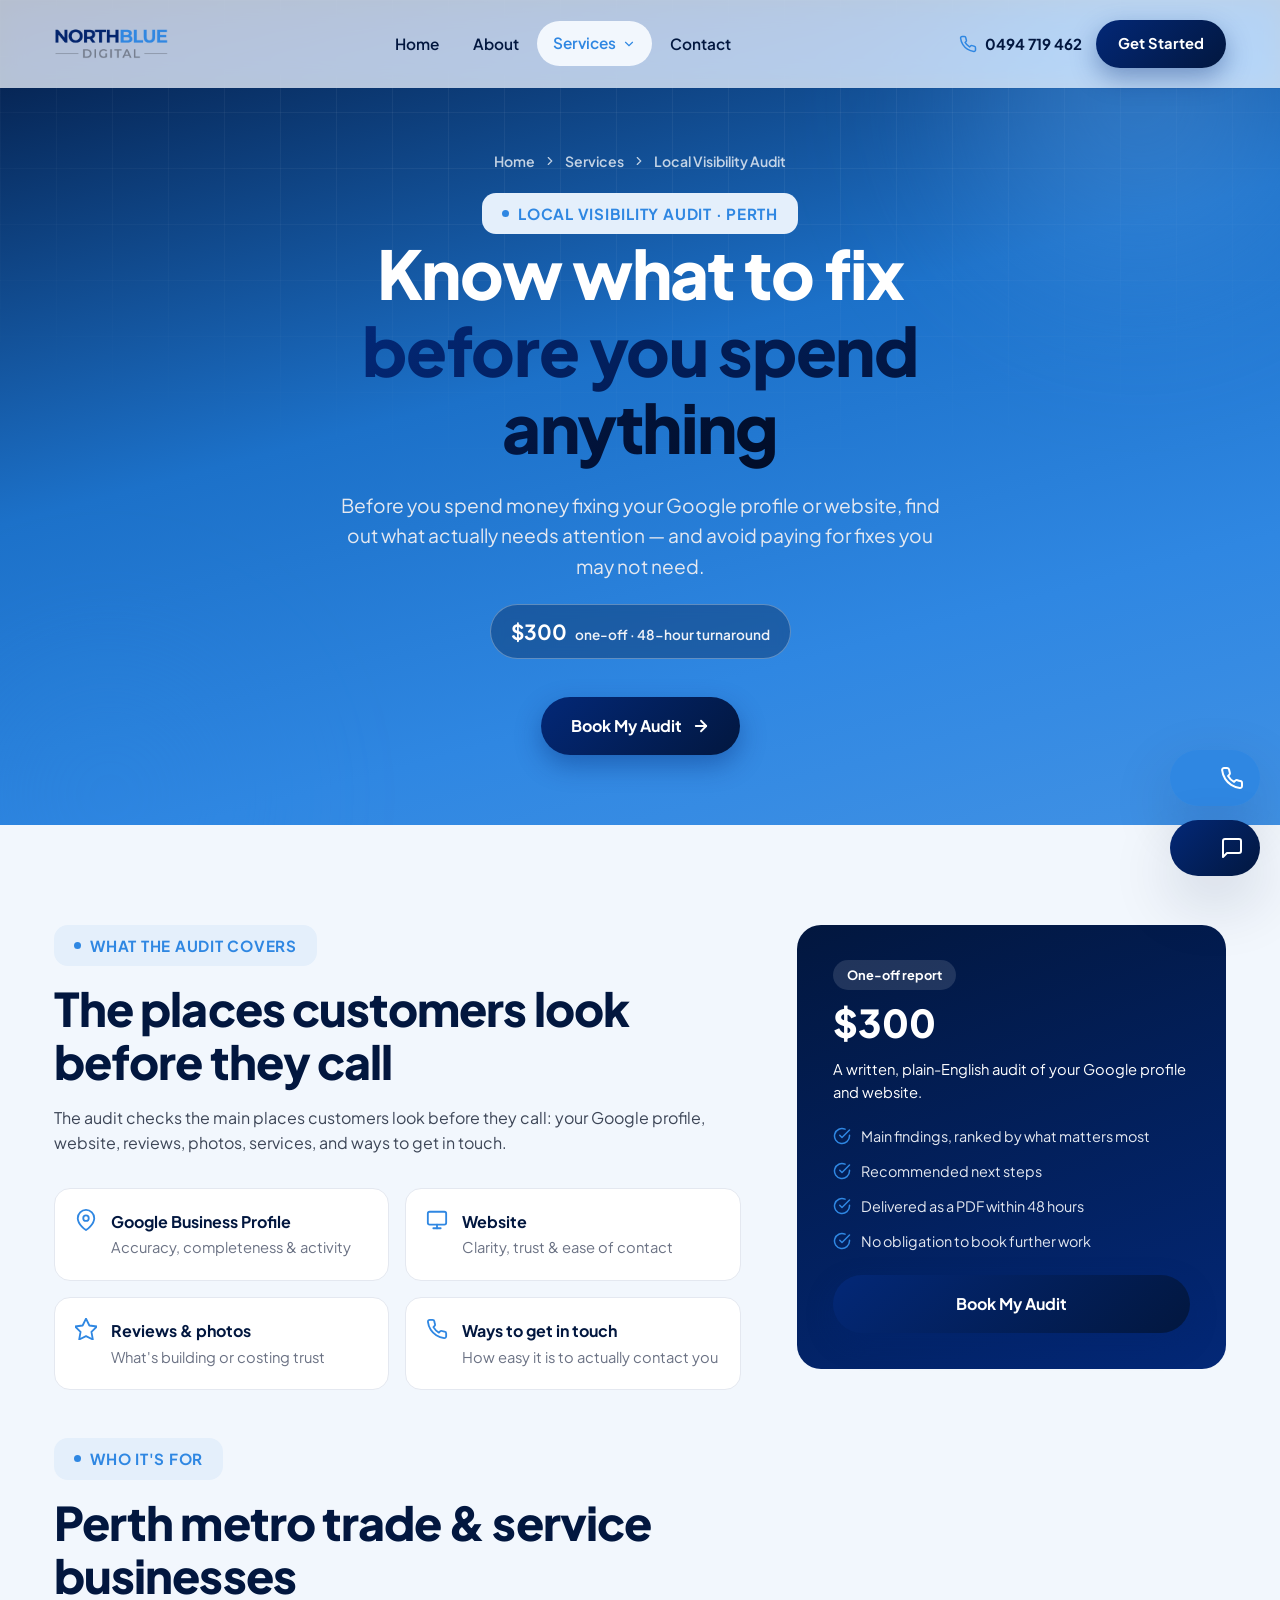
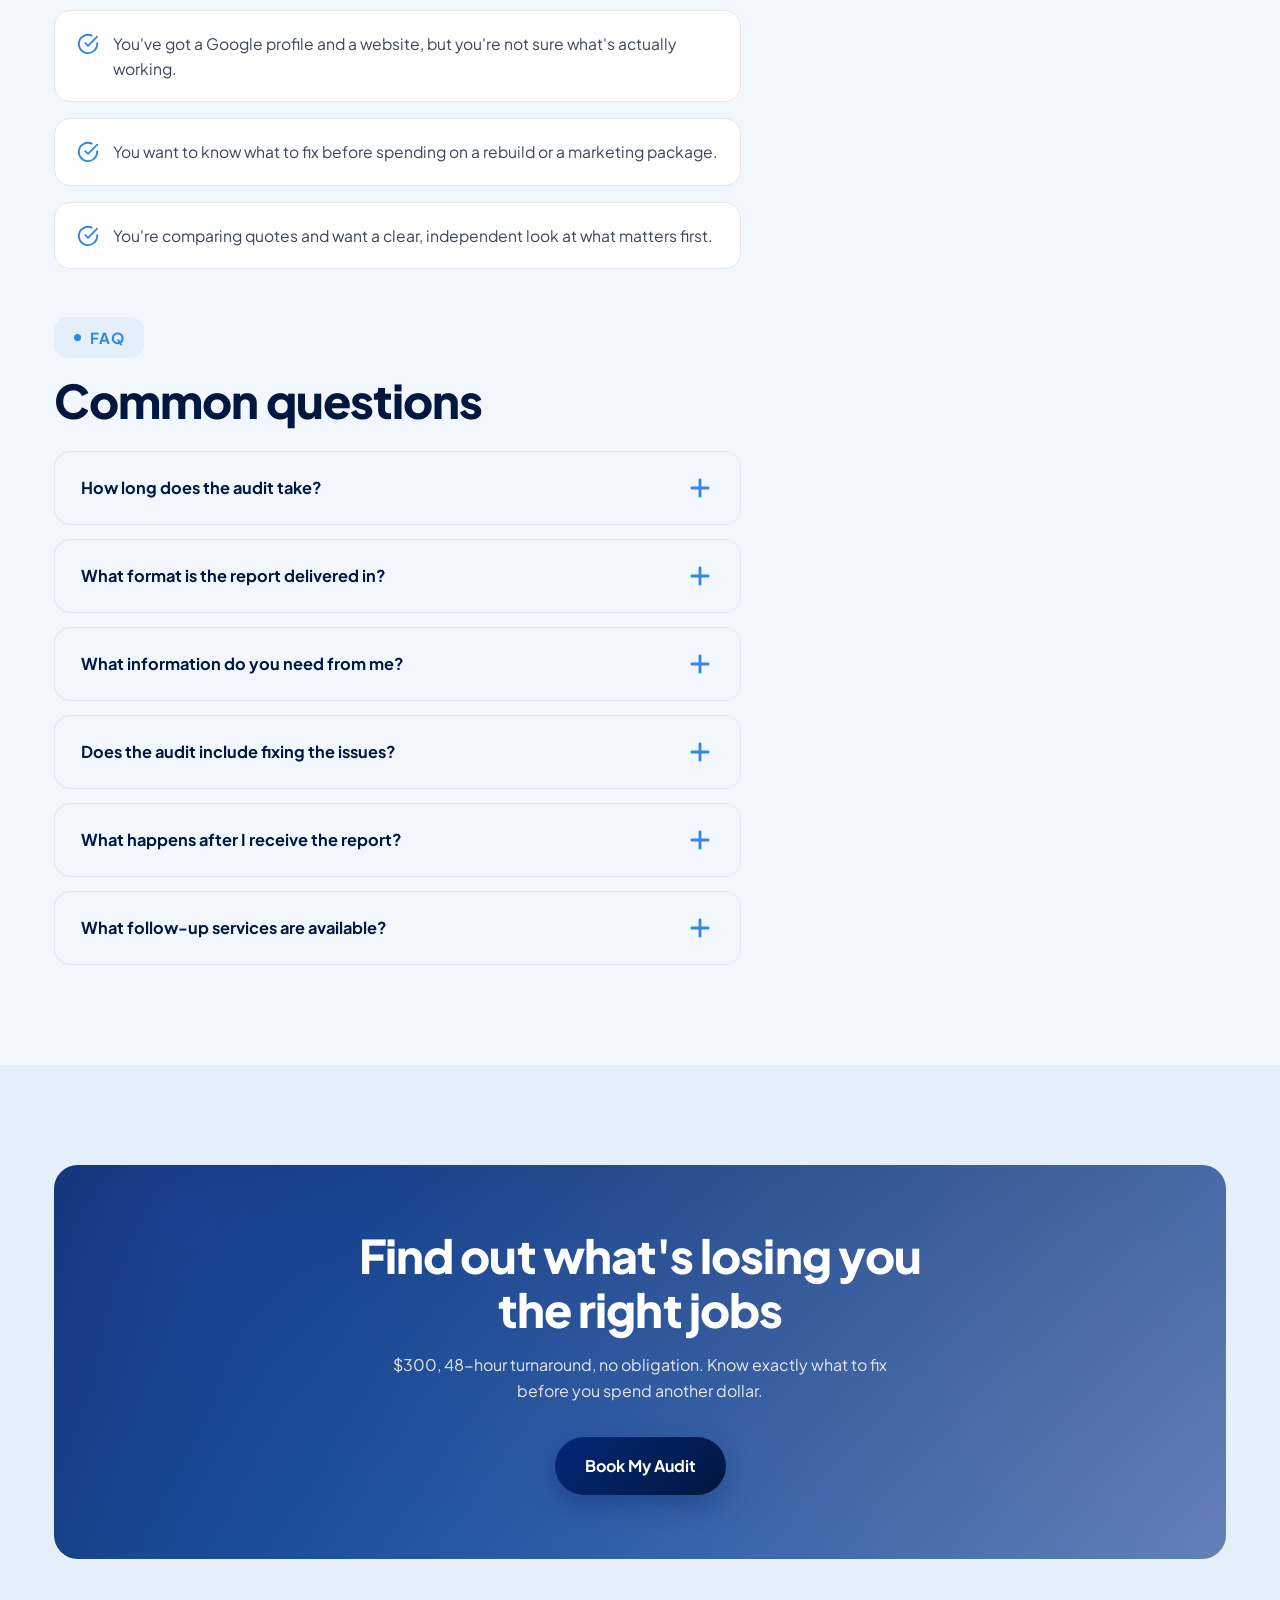
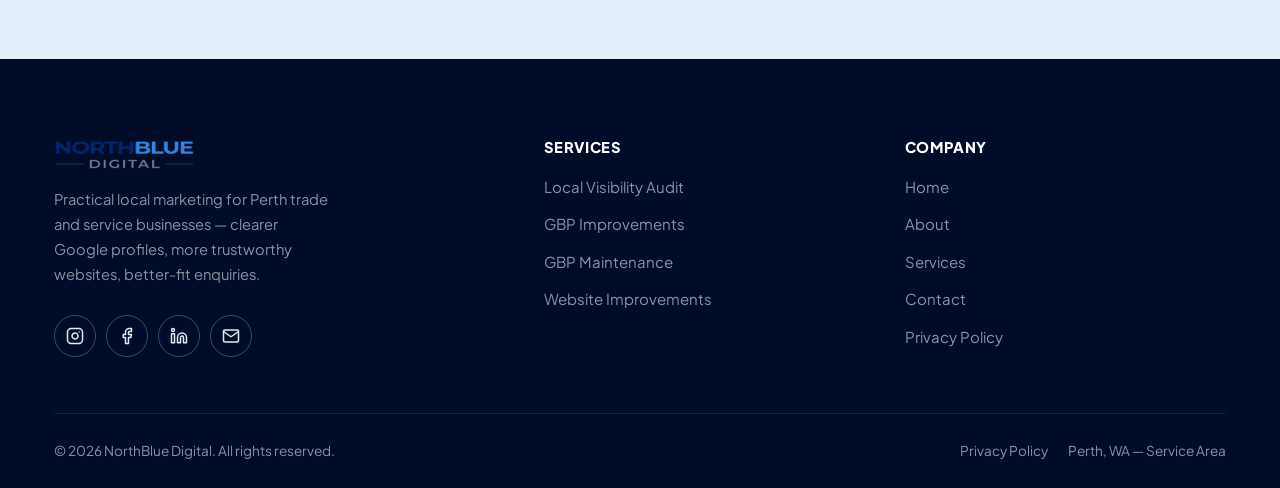
<file: services/local-visibility-audit/index.html>
<!doctype html>
<html lang="en-AU">
<head>
<meta charset="UTF-8">
<meta name="viewport" content="width=device-width, initial-scale=1">
<title>Local Visibility Audit Perth | $300 | NorthBlue Digital</title>
<meta name="description" content="Before you spend money fixing your Google profile or website, find out what actually needs attention. $300 plain-English audit report, delivered in 48 hours.">
<link rel="canonical" href="https://northbluedigital.com.au/services/local-visibility-audit/">
<meta property="og:type" content="website">
<meta property="og:title" content="Local Visibility Audit Perth | $300 | NorthBlue Digital">
<meta property="og:description" content="Know what to fix before you spend anything.">
<meta property="og:image" content="/assets/images/icon.png">
<link rel="icon" href="/assets/images/favicon-32.png" sizes="32x32">
<link rel="apple-touch-icon" href="/assets/images/apple-touch-icon.png">
<link rel="stylesheet" href="/assets/css/style.css">
<script type="application/ld+json">
{"@context":"https://schema.org","@type":"Service","serviceType":"Local Visibility Audit","provider":{"@type":"ProfessionalService","name":"NorthBlue Digital"},"areaServed":"Perth, WA","offers":{"@type":"Offer","price":"300","priceCurrency":"AUD"}}
</script>
</head>
<body>
<a class="skip-link" href="#main">Skip to content</a>

<!-- ============ HEADER ============ -->
<header class="site-header">
  <div class="container">
    <a href="/" class="brand" aria-label="NorthBlue Digital home">
      <img src="/assets/images/logo.png" alt="NorthBlue Digital" width="160" height="47">
    </a>
    <nav class="nav-desktop" aria-label="Primary">
      <ul>
        <li><a class="nav-link" href="/">Home</a></li>
        <li><a class="nav-link" href="/about/">About</a></li>
        <li class="has-dropdown">
          <a class="nav-link" href="/services/" aria-current="page">Services
            <svg viewBox="0 0 24 24" fill="none" stroke="currentColor" stroke-width="2" stroke-linecap="round"><polyline points="6 9 12 15 18 9"/></svg>
          </a>
          <div class="dropdown">
            <a href="/services/local-visibility-audit/">Local Visibility Audit<span>Know what to fix first — $300</span></a>
            <a href="/services/gbp-improvements/">GBP Improvements<span>Clean up your Google profile — $500</span></a>
            <a href="/services/gbp-maintenance/">GBP Maintenance<span>Stay active monthly — $450/mo</span></a>
            <a href="/services/website-improvements/">Website Improvements<span>Fix what's costing enquiries — from $1,500</span></a>
          </div>
        </li>
        <li><a class="nav-link" href="/contact/">Contact</a></li>
      </ul>
    </nav>
    <div class="header-cta">
      <a href="tel:+61494719462" class="header-phone">
        <svg viewBox="0 0 24 24" fill="none" stroke="currentColor" stroke-width="2" stroke-linecap="round" stroke-linejoin="round"><path d="M22 16.92v3a2 2 0 0 1-2.18 2 19.79 19.79 0 0 1-8.63-3.07 19.5 19.5 0 0 1-6-6 19.79 19.79 0 0 1-3.07-8.67A2 2 0 0 1 4.11 2h3a2 2 0 0 1 2 1.72c.127.96.361 1.903.7 2.81a2 2 0 0 1-.45 2.11L8.09 9.91a16 16 0 0 0 6 6l1.27-1.27a2 2 0 0 1 2.11-.45c.907.339 1.85.573 2.81.7A2 2 0 0 1 22 16.92z"/></svg>
        0494 719 462
      </a>
      <a href="/contact/" class="btn btn-primary btn-sm">Get Started</a>
    </div>
    <button class="nav-toggle" aria-label="Open menu" aria-expanded="false">
      <span></span><span></span><span></span>
    </button>
  </div>
</header>

<div class="mobile-nav" aria-hidden="true">
  <div class="mobile-nav-backdrop" data-close-nav></div>
  <div class="mobile-nav-panel">
    <ul>
      <li><a href="/" data-close-nav>Home</a></li>
      <li><a href="/about/" data-close-nav>About</a></li>
      <li><a href="/services/" data-close-nav>Services</a></li>
      <li class="sub-list">
        <a href="/services/local-visibility-audit/" data-close-nav>— Local Visibility Audit</a>
        <a href="/services/gbp-improvements/" data-close-nav>— GBP Improvements</a>
        <a href="/services/gbp-maintenance/" data-close-nav>— GBP Maintenance</a>
        <a href="/services/website-improvements/" data-close-nav>— Website Improvements</a>
      </li>
      <li><a href="/contact/" data-close-nav>Contact</a></li>
    </ul>
    <div class="mobile-cta">
      <a href="tel:+61494719462" class="btn btn-secondary btn-block">Call 0494 719 462</a>
      <a href="/contact/" class="btn btn-primary btn-block">Get Started</a>
    </div>
  </div>
</div>

<main id="main">

  <!-- ============ HERO ============ -->
  <section class="hero hero-sub">
    <div class="hero-grid"></div>
    <div class="hero-blob b1"></div>
    <div class="hero-blob b2"></div>
    <div class="container hero-inner">
      <div class="breadcrumb"><a href="/">Home</a>
        <svg viewBox="0 0 24 24" fill="none" stroke="currentColor" stroke-width="2" stroke-linecap="round"><polyline points="9 18 15 12 9 6"/></svg>
        <a href="/services/">Services</a>
        <svg viewBox="0 0 24 24" fill="none" stroke="currentColor" stroke-width="2" stroke-linecap="round"><polyline points="9 18 15 12 9 6"/></svg>
        Local Visibility Audit</div>
      <span class="eyebrow" data-reveal="fade">Local Visibility Audit · Perth</span>
      <h1 data-reveal="fade">Know what to fix <span class="accent">before you spend anything</span></h1>
      <p class="lede" data-reveal="fade">Before you spend money fixing your Google profile or website, find out what actually needs attention — and avoid paying for fixes you may not need.</p>
      <div class="hero-price-tag" data-reveal="fade">
        <span class="amount">$300</span>
        <span class="label">one-off · 48-hour turnaround</span>
      </div>
      <div class="hero-actions mt-24" data-reveal="fade">
        <a href="/contact/" class="btn btn-primary">
          Book My Audit
          <svg viewBox="0 0 24 24" fill="none" stroke="currentColor" stroke-width="2.4" stroke-linecap="round" stroke-linejoin="round"><line x1="5" y1="12" x2="19" y2="12"/><polyline points="12 5 19 12 12 19"/></svg>
        </a>
      </div>
    </div>
  </section>

  <section class="section-pad">
    <div class="container">
      <div class="two-col-sidebar">
        <div>
          <!-- WHAT'S COVERED -->
          <div data-reveal="left">
            <span class="eyebrow">What the audit covers</span>
            <h2 class="mt-16">The places customers look before they call</h2>
            <p class="mt-16" style="color:var(--slate-600)">The audit checks the main places customers look before they call: your Google profile, website, reviews, photos, services, and ways to get in touch.</p>
            <div class="included-grid mt-32">
              <div class="included-item">
                <svg viewBox="0 0 24 24" fill="none" stroke="currentColor" stroke-width="2" stroke-linecap="round" stroke-linejoin="round"><path d="M21 10c0 7-9 13-9 13s-9-6-9-13a9 9 0 0 1 18 0z"/><circle cx="12" cy="10" r="3"/></svg>
                <div><strong style="display:block; color:var(--navy-900)">Google Business Profile</strong><span class="muted" style="font-size:0.92rem">Accuracy, completeness &amp; activity</span></div>
              </div>
              <div class="included-item">
                <svg viewBox="0 0 24 24" fill="none" stroke="currentColor" stroke-width="2" stroke-linecap="round" stroke-linejoin="round"><rect x="2" y="3" width="20" height="14" rx="2"/><line x1="8" y1="21" x2="16" y2="21"/><line x1="12" y1="17" x2="12" y2="21"/></svg>
                <div><strong style="display:block; color:var(--navy-900)">Website</strong><span class="muted" style="font-size:0.92rem">Clarity, trust &amp; ease of contact</span></div>
              </div>
              <div class="included-item">
                <svg viewBox="0 0 24 24" fill="none" stroke="currentColor" stroke-width="2" stroke-linecap="round" stroke-linejoin="round"><path d="M12 .587l3.668 7.568 8.332 1.151-6.064 5.828 1.48 8.279L12 19.771l-7.416 3.642 1.48-8.279L0 9.306l8.332-1.151z"/></svg>
                <div><strong style="display:block; color:var(--navy-900)">Reviews &amp; photos</strong><span class="muted" style="font-size:0.92rem">What's building or costing trust</span></div>
              </div>
              <div class="included-item">
                <svg viewBox="0 0 24 24" fill="none" stroke="currentColor" stroke-width="2" stroke-linecap="round" stroke-linejoin="round"><path d="M22 16.92v3a2 2 0 0 1-2.18 2 19.79 19.79 0 0 1-8.63-3.07 19.5 19.5 0 0 1-6-6 19.79 19.79 0 0 1-3.07-8.67A2 2 0 0 1 4.11 2h3a2 2 0 0 1 2 1.72c.127.96.361 1.903.7 2.81a2 2 0 0 1-.45 2.11L8.09 9.91a16 16 0 0 0 6 6l1.27-1.27a2 2 0 0 1 2.11-.45c.907.339 1.85.573 2.81.7A2 2 0 0 1 22 16.92z"/></svg>
                <div><strong style="display:block; color:var(--navy-900)">Ways to get in touch</strong><span class="muted" style="font-size:0.92rem">How easy it is to actually contact you</span></div>
              </div>
            </div>
          </div>

          <!-- WHO IT'S FOR -->
          <div class="mt-48" data-reveal="left">
            <span class="eyebrow">Who it's for</span>
            <h2 class="mt-16">Perth metro trade &amp; service businesses</h2>
            <div class="who-list mt-24">
              <div class="who-item">
                <svg viewBox="0 0 24 24" fill="none" stroke="currentColor" stroke-width="2" stroke-linecap="round" stroke-linejoin="round"><path d="M22 11.08V12a10 10 0 1 1-5.93-9.14"/><polyline points="22 4 12 14.01 9 11.01"/></svg>
                <p>You've got a Google profile and a website, but you're not sure what's actually working.</p>
              </div>
              <div class="who-item">
                <svg viewBox="0 0 24 24" fill="none" stroke="currentColor" stroke-width="2" stroke-linecap="round" stroke-linejoin="round"><path d="M22 11.08V12a10 10 0 1 1-5.93-9.14"/><polyline points="22 4 12 14.01 9 11.01"/></svg>
                <p>You want to know what to fix before spending on a rebuild or a marketing package.</p>
              </div>
              <div class="who-item">
                <svg viewBox="0 0 24 24" fill="none" stroke="currentColor" stroke-width="2" stroke-linecap="round" stroke-linejoin="round"><path d="M22 11.08V12a10 10 0 1 1-5.93-9.14"/><polyline points="22 4 12 14.01 9 11.01"/></svg>
                <p>You're comparing quotes and want a clear, independent look at what matters first.</p>
              </div>
            </div>
          </div>

          <!-- FAQ -->
          <div class="mt-48" data-reveal="left">
            <span class="eyebrow">FAQ</span>
            <h2 class="mt-16">Common questions</h2>
            <div class="faq-list mt-24">
              <div class="faq-item">
                <button class="faq-q" aria-expanded="false">How long does the audit take?<span class="plus"><svg viewBox="0 0 24 24" fill="none" stroke="currentColor" stroke-width="2.4" stroke-linecap="round" stroke-linejoin="round"><line x1="12" y1="5" x2="12" y2="19"/><line x1="5" y1="12" x2="19" y2="12"/></svg></span></button>
                <div class="faq-a"><div><p>Usually within 48 hours of receiving the details needed to get started.</p></div></div>
              </div>
              <div class="faq-item">
                <button class="faq-q" aria-expanded="false">What format is the report delivered in?<span class="plus"><svg viewBox="0 0 24 24" fill="none" stroke="currentColor" stroke-width="2.4" stroke-linecap="round" stroke-linejoin="round"><line x1="12" y1="5" x2="12" y2="19"/><line x1="5" y1="12" x2="19" y2="12"/></svg></span></button>
                <div class="faq-a"><div><p>A plain-English PDF report, easy to read on any device and easy to share with anyone else involved in the decision.</p></div></div>
              </div>
              <div class="faq-item">
                <button class="faq-q" aria-expanded="false">What information do you need from me?<span class="plus"><svg viewBox="0 0 24 24" fill="none" stroke="currentColor" stroke-width="2.4" stroke-linecap="round" stroke-linejoin="round"><line x1="12" y1="5" x2="12" y2="19"/><line x1="5" y1="12" x2="19" y2="12"/></svg></span></button>
                <div class="faq-a"><div><p>Just your business name, website address, and Google profile link. No account access is required for the audit stage.</p></div></div>
              </div>
              <div class="faq-item">
                <button class="faq-q" aria-expanded="false">Does the audit include fixing the issues?<span class="plus"><svg viewBox="0 0 24 24" fill="none" stroke="currentColor" stroke-width="2.4" stroke-linecap="round" stroke-linejoin="round"><line x1="12" y1="5" x2="12" y2="19"/><line x1="5" y1="12" x2="19" y2="12"/></svg></span></button>
                <div class="faq-a"><div><p>No — the audit is a diagnostic report only. It sets out what's happening and what to prioritise, so any fixes that follow are scoped and intentional.</p></div></div>
              </div>
              <div class="faq-item">
                <button class="faq-q" aria-expanded="false">What happens after I receive the report?<span class="plus"><svg viewBox="0 0 24 24" fill="none" stroke="currentColor" stroke-width="2.4" stroke-linecap="round" stroke-linejoin="round"><line x1="12" y1="5" x2="12" y2="19"/><line x1="5" y1="12" x2="19" y2="12"/></svg></span></button>
                <div class="faq-a"><div><p>You're free to action it yourself, hand it to someone else, or ask NorthBlue for a quote on the recommended next steps — there's no obligation either way.</p></div></div>
              </div>
              <div class="faq-item">
                <button class="faq-q" aria-expanded="false">What follow-up services are available?<span class="plus"><svg viewBox="0 0 24 24" fill="none" stroke="currentColor" stroke-width="2.4" stroke-linecap="round" stroke-linejoin="round"><line x1="12" y1="5" x2="12" y2="19"/><line x1="5" y1="12" x2="19" y2="12"/></svg></span></button>
                <div class="faq-a"><div><p>Depending on the findings, that's usually GBP Improvements, Website Improvements, or ongoing GBP Maintenance — each scoped and priced separately.</p></div></div>
              </div>
            </div>
          </div>
        </div>

        <!-- PRICE CARD -->
        <aside data-reveal="right">
          <div class="price-card">
            <span class="badge" style="background:rgba(255,255,255,0.12); color:#fff;">One-off report</span>
            <div class="amount">$300</div>
            <p>A written, plain-English audit of your Google profile and website.</p>
            <ul>
              <li><svg viewBox="0 0 24 24" fill="none" stroke="currentColor" stroke-width="2" stroke-linecap="round" stroke-linejoin="round"><path d="M22 11.08V12a10 10 0 1 1-5.93-9.14"/><polyline points="22 4 12 14.01 9 11.01"/></svg> Main findings, ranked by what matters most</li>
              <li><svg viewBox="0 0 24 24" fill="none" stroke="currentColor" stroke-width="2" stroke-linecap="round" stroke-linejoin="round"><path d="M22 11.08V12a10 10 0 1 1-5.93-9.14"/><polyline points="22 4 12 14.01 9 11.01"/></svg> Recommended next steps</li>
              <li><svg viewBox="0 0 24 24" fill="none" stroke="currentColor" stroke-width="2" stroke-linecap="round" stroke-linejoin="round"><path d="M22 11.08V12a10 10 0 1 1-5.93-9.14"/><polyline points="22 4 12 14.01 9 11.01"/></svg> Delivered as a PDF within 48 hours</li>
              <li><svg viewBox="0 0 24 24" fill="none" stroke="currentColor" stroke-width="2" stroke-linecap="round" stroke-linejoin="round"><path d="M22 11.08V12a10 10 0 1 1-5.93-9.14"/><polyline points="22 4 12 14.01 9 11.01"/></svg> No obligation to book further work</li>
            </ul>
            <a href="/contact/" class="btn btn-primary btn-block">Book My Audit</a>
          </div>
        </aside>
      </div>
    </div>
  </section>

  <!-- ============ CTA BAND ============ -->
  <section class="section-pad bg-soft">
    <div class="container">
      <div class="cta-band" data-reveal="scale">
        <h2>Find out what's losing you the right jobs</h2>
        <p>$300, 48-hour turnaround, no obligation. Know exactly what to fix before you spend another dollar.</p>
        <div class="hero-actions">
          <a href="/contact/" class="btn btn-primary">Book My Audit</a>
        </div>
      </div>
    </div>
  </section>

</main>

<!-- ============ FOOTER ============ -->
<footer class="site-footer">
  <div class="container">
    <div class="footer-top">
      <div class="footer-brand">
        <img src="/assets/images/logo.png" alt="NorthBlue Digital" width="140" height="41" loading="lazy">
        <p>Practical local marketing for Perth trade and service businesses — clearer Google profiles, more trustworthy websites, better-fit enquiries.</p>
        <div class="social-row">
          <a href="https://www.instagram.com/northbluedigital/" aria-label="NorthBlue Digital on Instagram" target="_blank" rel="noopener"><svg viewBox="0 0 24 24" fill="none" stroke="currentColor" stroke-width="2" stroke-linecap="round" stroke-linejoin="round"><rect x="2" y="2" width="20" height="20" rx="5"/><path d="M16 11.37A4 4 0 1 1 12.63 8 4 4 0 0 1 16 11.37z"/><line x1="17.5" y1="6.5" x2="17.51" y2="6.5"/></svg></a>
          <a href="https://www.facebook.com/NorthBlueDigital/" aria-label="NorthBlue Digital on Facebook" target="_blank" rel="noopener"><svg viewBox="0 0 24 24" fill="none" stroke="currentColor" stroke-width="2" stroke-linecap="round" stroke-linejoin="round"><path d="M18 2h-3a5 5 0 0 0-5 5v3H7v4h3v8h4v-8h3l1-4h-4V7a1 1 0 0 1 1-1h3z"/></svg></a>
          <a href="https://linkedin.com/company/northbluedigital" aria-label="NorthBlue Digital on LinkedIn" target="_blank" rel="noopener"><svg viewBox="0 0 24 24" fill="none" stroke="currentColor" stroke-width="2" stroke-linecap="round" stroke-linejoin="round"><path d="M16 8a6 6 0 0 1 6 6v7h-4v-7a2 2 0 0 0-2-2 2 2 0 0 0-2 2v7h-4v-7a6 6 0 0 1 6-6z"/><rect x="2" y="9" width="4" height="12"/><circle cx="4" cy="4" r="2"/></svg></a>
          <a href="mailto:hello@northbluedigital.com.au" aria-label="Email NorthBlue Digital"><svg viewBox="0 0 24 24" fill="none" stroke="currentColor" stroke-width="2" stroke-linecap="round" stroke-linejoin="round"><rect x="2" y="4" width="20" height="16" rx="2"/><path d="M22 6l-10 7L2 6"/></svg></a>
        </div>
      </div>
      <div class="footer-col">
        <h4>Services</h4>
        <ul>
          <li><a href="/services/local-visibility-audit/">Local Visibility Audit</a></li>
          <li><a href="/services/gbp-improvements/">GBP Improvements</a></li>
          <li><a href="/services/gbp-maintenance/">GBP Maintenance</a></li>
          <li><a href="/services/website-improvements/">Website Improvements</a></li>
        </ul>
      </div>
      <div class="footer-col">
        <h4>Company</h4>
        <ul>
          <li><a href="/">Home</a></li>
          <li><a href="/about/">About</a></li>
          <li><a href="/services/">Services</a></li>
          <li><a href="/contact/">Contact</a></li>
          <li><a href="/privacy-policy/">Privacy Policy</a></li>
        </ul>
      </div>
      <div class="footer-col footer-newsletter">
        <h4>Perth Marketing Tips</h4>
        <p>Get practical local marketing tips for trade businesses — no spam, unsubscribe anytime.</p>
        <form data-validate>
          <input type="email" required placeholder="you@business.com.au" aria-label="Email address">
          <button type="submit" aria-label="Subscribe">
            <svg viewBox="0 0 24 24" fill="none" stroke="currentColor" stroke-width="2.4" stroke-linecap="round" stroke-linejoin="round"><line x1="5" y1="12" x2="19" y2="12"/><polyline points="12 5 19 12 12 19"/></svg>
          </button>
          <div class="form-honeypot"><label>Leave blank<input type="text" name="company" tabindex="-1" autocomplete="off"></label></div>
        </form>
        <div class="form-status" role="status"></div>
      </div>
    </div>
    <div class="footer-bottom">
      <span>© <span data-year></span> NorthBlue Digital. All rights reserved.</span>
      <div class="legal-links">
        <a href="/privacy-policy/">Privacy Policy</a>
        <a href="/services/">Perth, WA — Service Area</a>
      </div>
    </div>
  </div>
</footer>

<div class="floating-actions">
  <a href="tel:+61494719462" class="fab fab-call" aria-label="Call NorthBlue Digital">
    <span class="fab-icon"><svg viewBox="0 0 24 24" fill="none" stroke="currentColor" stroke-width="2" stroke-linecap="round" stroke-linejoin="round"><path d="M22 16.92v3a2 2 0 0 1-2.18 2 19.79 19.79 0 0 1-8.63-3.07 19.5 19.5 0 0 1-6-6 19.79 19.79 0 0 1-3.07-8.67A2 2 0 0 1 4.11 2h3a2 2 0 0 1 2 1.72c.127.96.361 1.903.7 2.81a2 2 0 0 1-.45 2.11L8.09 9.91a16 16 0 0 0 6 6l1.27-1.27a2 2 0 0 1 2.11-.45c.907.339 1.85.573 2.81.7A2 2 0 0 1 22 16.92z"/></svg></span>
    <span class="fab-label">Call 0494 719 462</span>
  </a>
  <button type="button" class="fab fab-inquiry" data-open-inquiry aria-label="Send an enquiry">
    <span class="fab-icon"><svg viewBox="0 0 24 24" fill="none" stroke="currentColor" stroke-width="2" stroke-linecap="round" stroke-linejoin="round"><path d="M21 15a2 2 0 0 1-2 2H7l-4 4V5a2 2 0 0 1 2-2h14a2 2 0 0 1 2 2z"/></svg></span>
    <span class="fab-label">Send Enquiry</span>
  </button>
</div>

<div class="inquiry-modal" aria-hidden="true">
  <div class="inquiry-modal-backdrop" data-close-inquiry></div>
  <div class="inquiry-modal-panel" role="dialog" aria-modal="true" aria-label="Send an enquiry">
    <button type="button" class="inquiry-modal-close" data-close-inquiry aria-label="Close">
      <svg viewBox="0 0 24 24" fill="none" stroke="currentColor" stroke-width="2.4" stroke-linecap="round" stroke-linejoin="round"><line x1="18" y1="6" x2="6" y2="18"/><line x1="6" y1="6" x2="18" y2="18"/></svg>
    </button>
    <h3>Send an Enquiry</h3>
    <p>Reply within 1 business day — no runaround, no hard sell.</p>
    <form data-validate novalidate>
      <div class="field">
        <label for="fab-name">Name</label>
        <input type="text" id="fab-name" name="name" required placeholder="Your full name" autocomplete="name">
      </div>
      <div class="field">
        <label for="fab-phone">Phone</label>
        <input type="tel" id="fab-phone" name="phone" required placeholder="04xx xxx xxx" autocomplete="tel">
      </div>
      <div class="field">
        <label for="fab-email">Email</label>
        <input type="email" id="fab-email" name="email" required placeholder="you@business.com.au" autocomplete="email">
      </div>
      <div class="field">
        <label for="fab-message">Message</label>
        <textarea id="fab-message" name="message" required placeholder="Tell us a bit about what's going on and what you'd like help with."></textarea>
      </div>
      <div class="form-honeypot">
        <label>Leave this field blank
          <input type="text" name="company" tabindex="-1" autocomplete="off">
        </label>
      </div>
      <button type="submit" class="btn btn-primary btn-block">
        Send Enquiry
        <svg viewBox="0 0 24 24" fill="none" stroke="currentColor" stroke-width="2.4" stroke-linecap="round" stroke-linejoin="round"><line x1="22" y1="2" x2="11" y2="13"/><polygon points="22 2 15 22 11 13 2 9 22 2"/></svg>
      </button>
      <div class="form-status" role="status"></div>
    </form>
  </div>
</div>

<button class="to-top" aria-label="Back to top">
  <svg viewBox="0 0 24 24" fill="none" stroke="currentColor" stroke-width="2.4" stroke-linecap="round" stroke-linejoin="round"><line x1="12" y1="19" x2="12" y2="5"/><polyline points="5 12 12 5 19 12"/></svg>
</button>

<script src="/assets/js/main.js"></script>
</body>
</html>
</file>
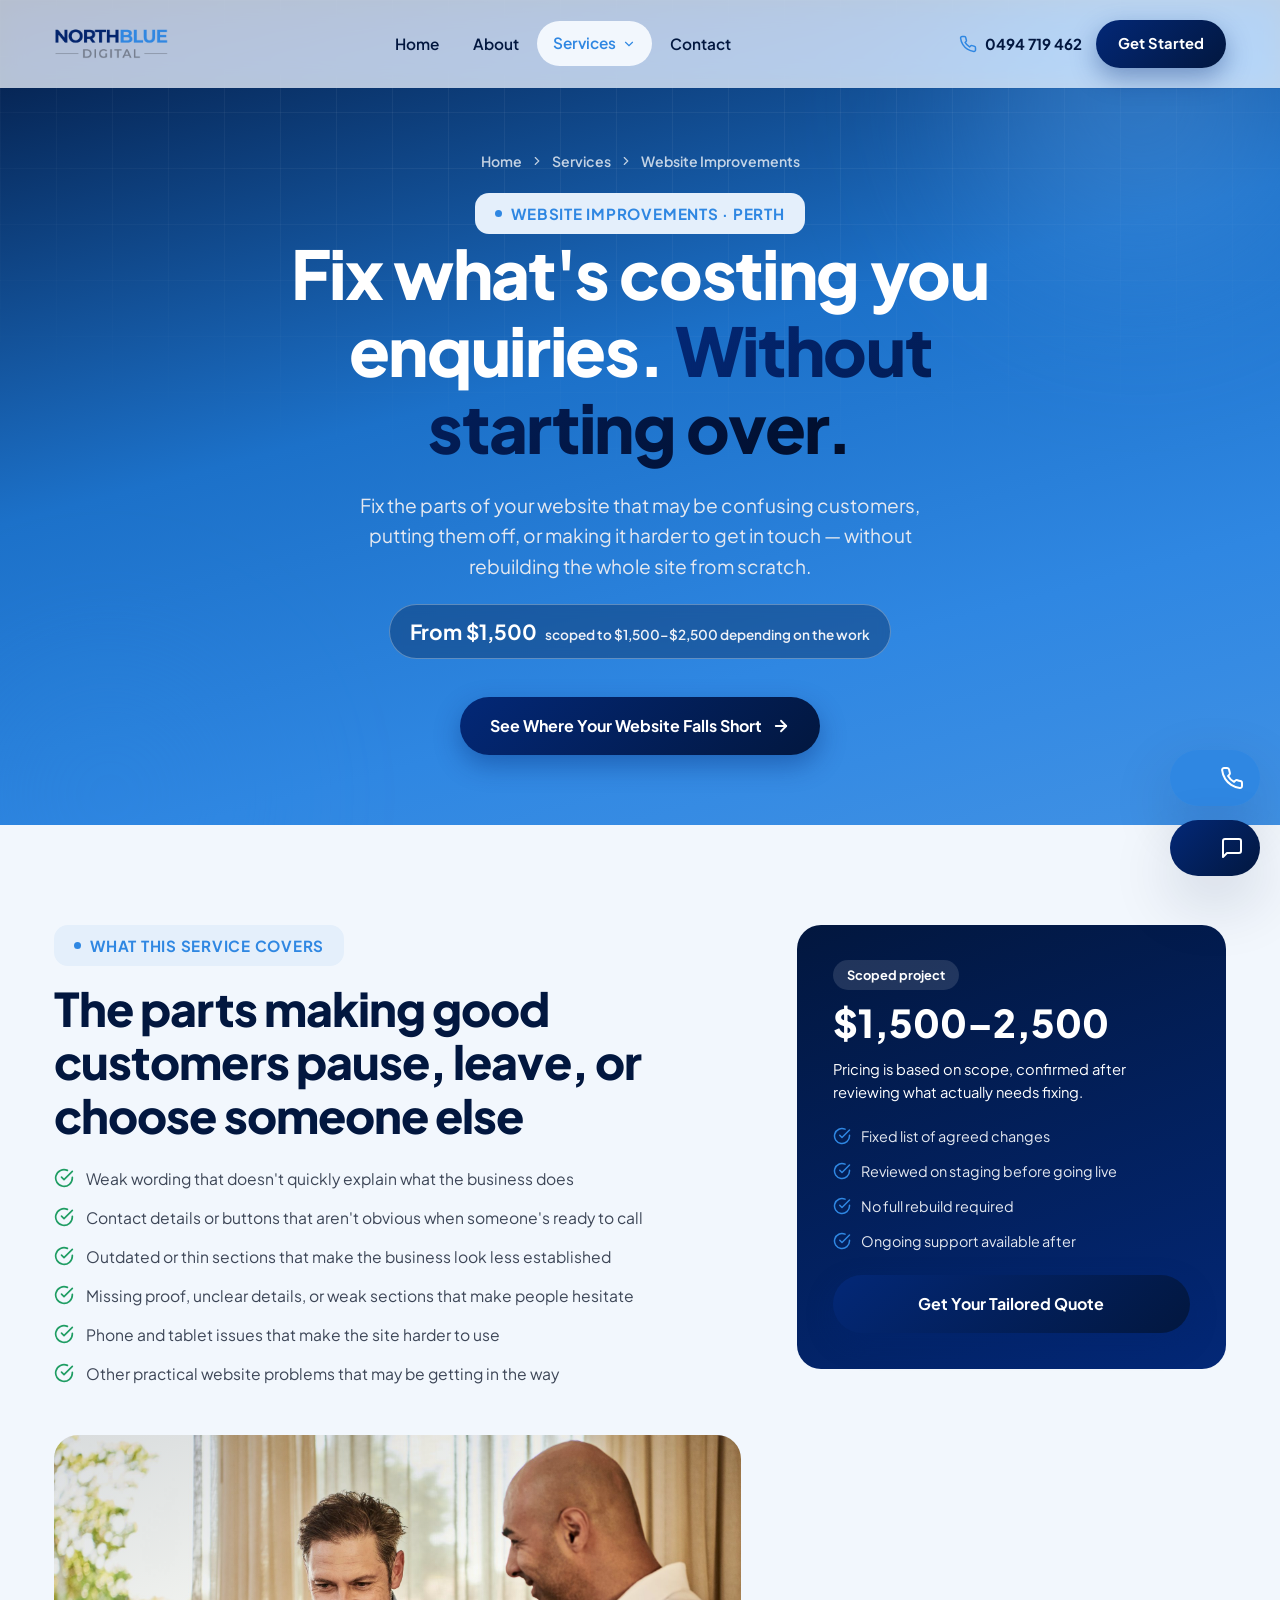
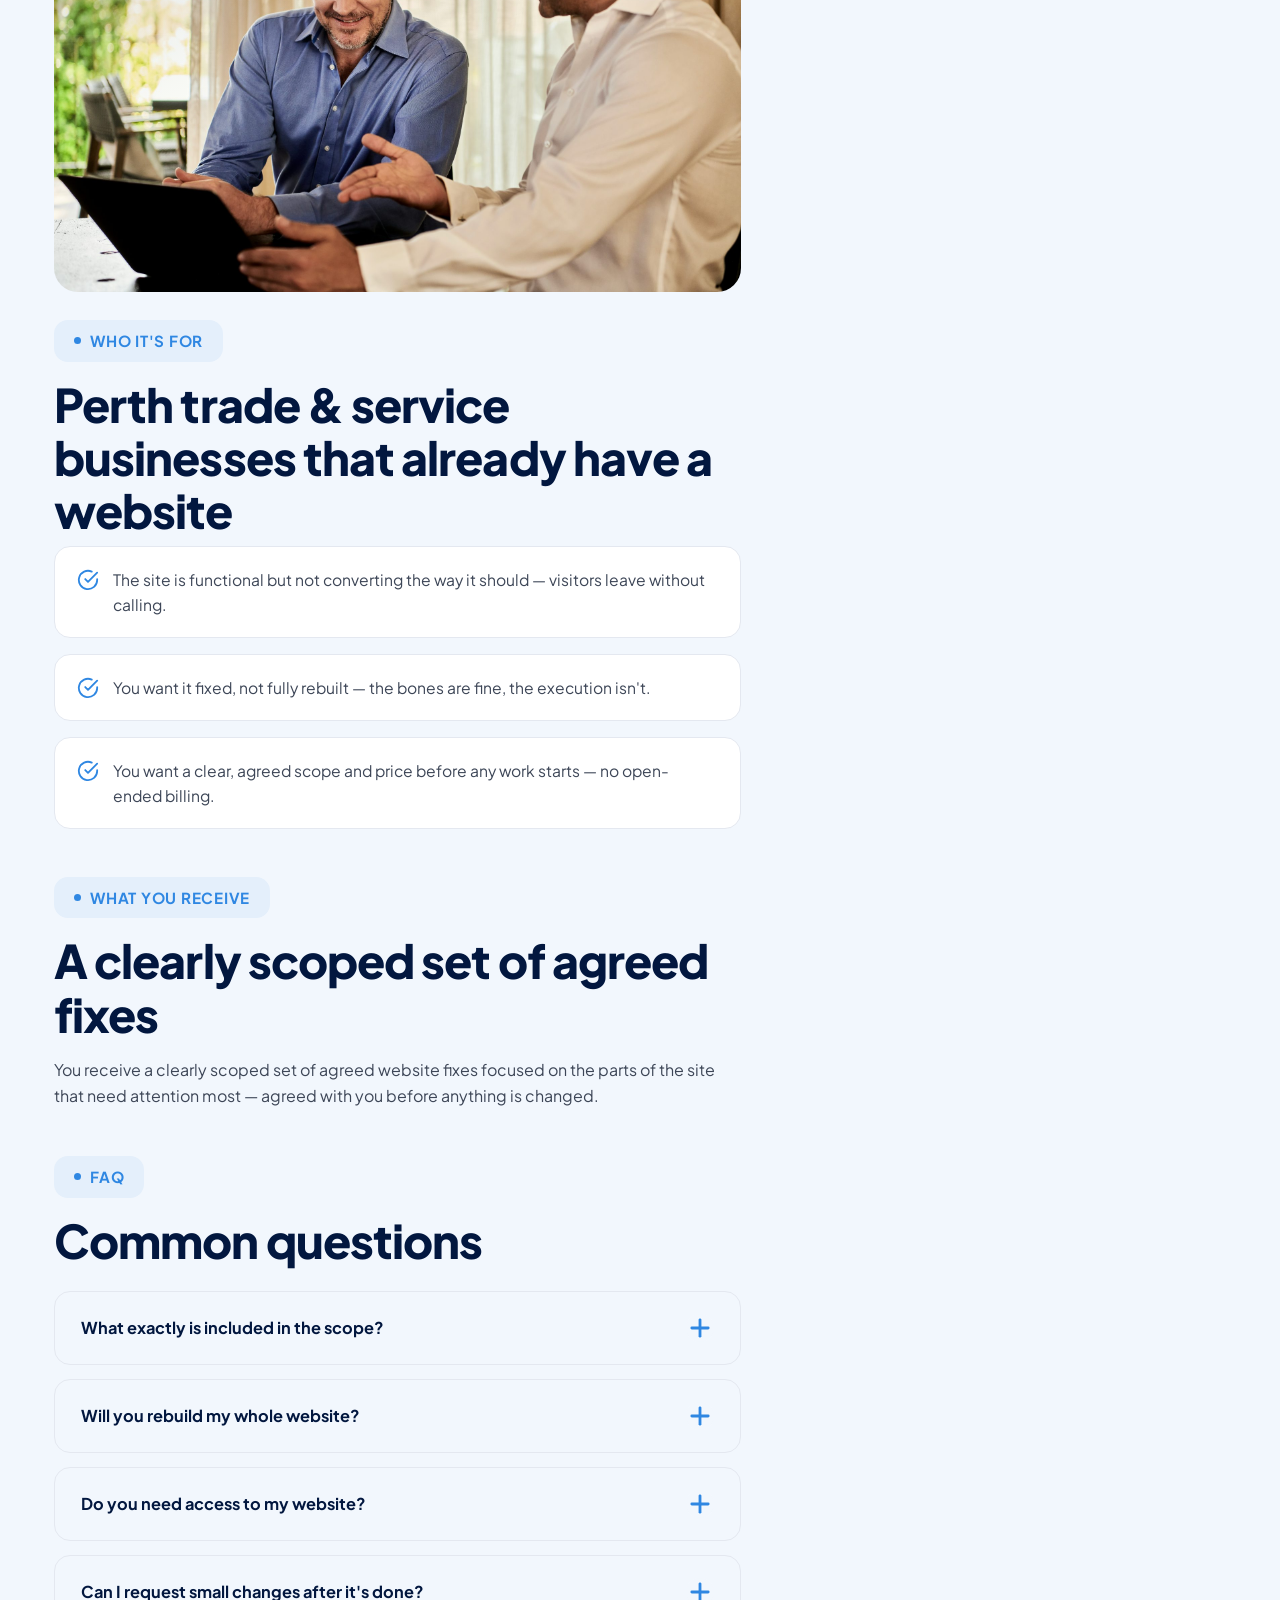
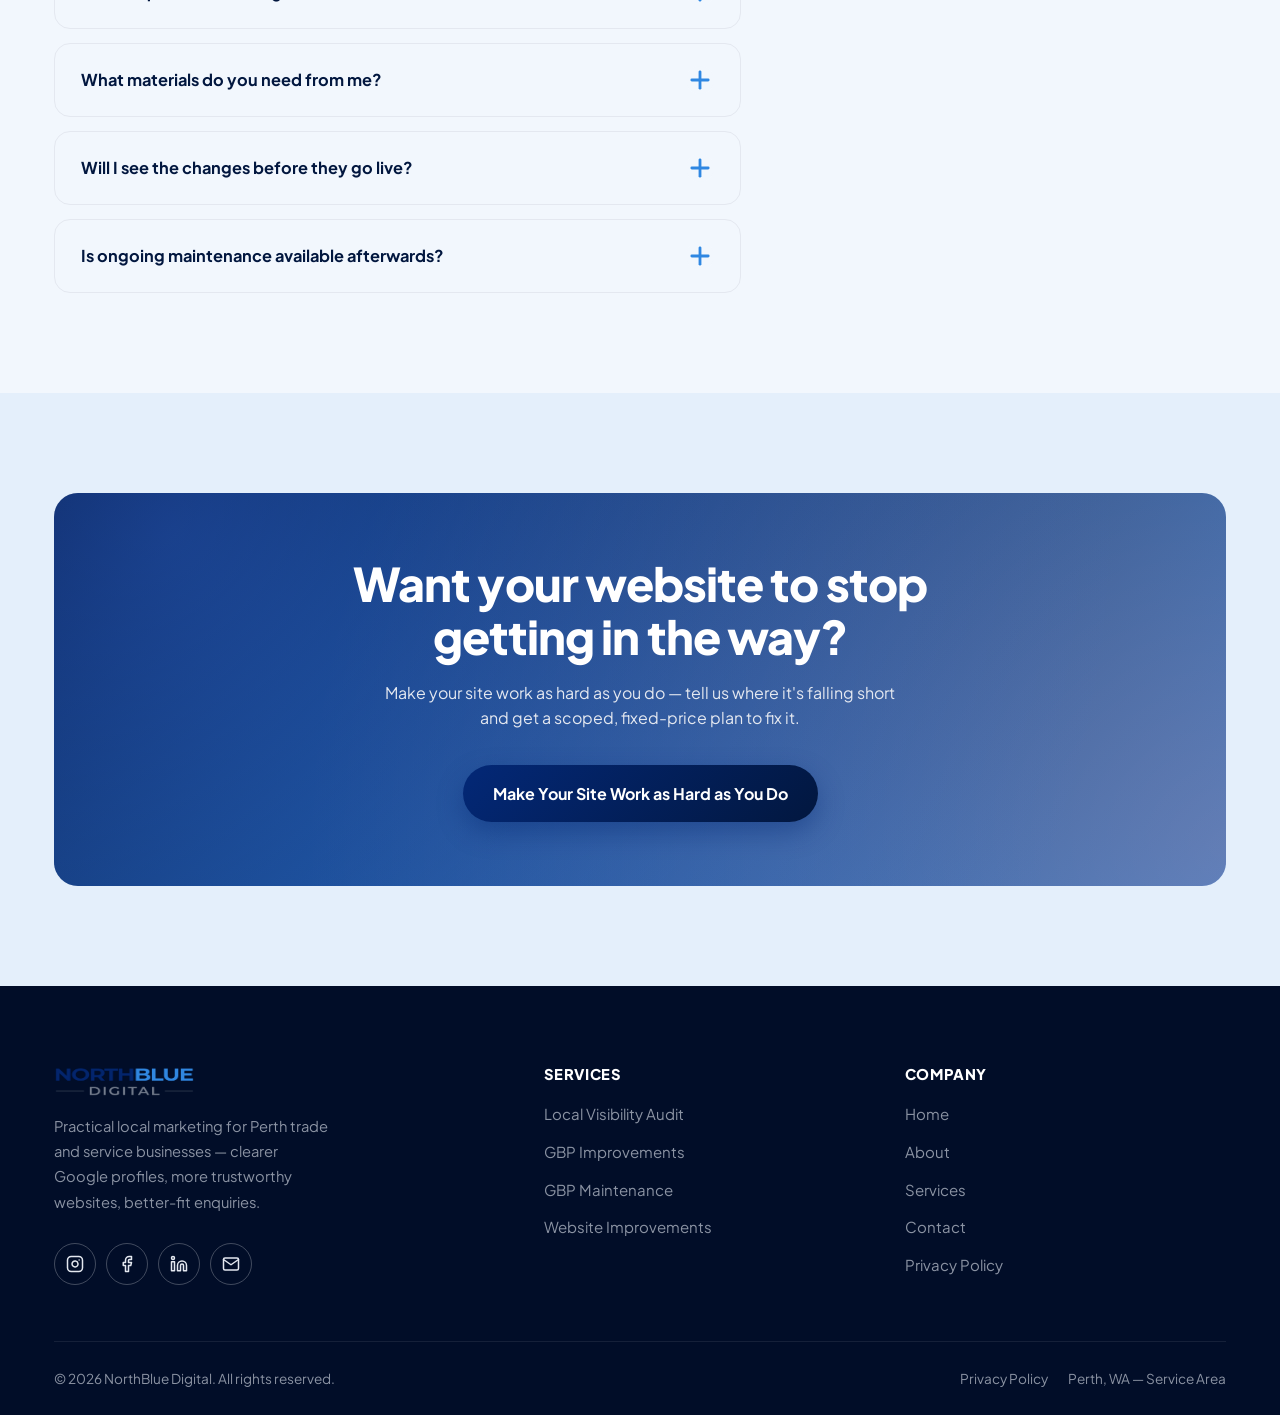
<file: services/website-improvements/index.html>
<!doctype html>
<html lang="en-AU">
<head>
<meta charset="UTF-8">
<meta name="viewport" content="width=device-width, initial-scale=1">
<title>Website Improvements Perth | From $1,500 | NorthBlue Digital</title>
<meta name="description" content="Fix the parts of your website that may be confusing customers, putting them off, or making it harder to get in touch — without rebuilding the whole site from scratch.">
<link rel="canonical" href="https://northbluedigital.com.au/services/website-improvements/">
<meta property="og:type" content="website">
<meta property="og:title" content="Website Improvements Perth | From $1,500 | NorthBlue Digital">
<meta property="og:description" content="Fix what's costing you enquiries. Without starting over.">
<meta property="og:image" content="/assets/images/icon.png">
<link rel="icon" href="/assets/images/favicon-32.png" sizes="32x32">
<link rel="apple-touch-icon" href="/assets/images/apple-touch-icon.png">
<link rel="stylesheet" href="/assets/css/style.css">
<script type="application/ld+json">
{"@context":"https://schema.org","@type":"Service","serviceType":"Website Improvements","provider":{"@type":"ProfessionalService","name":"NorthBlue Digital"},"areaServed":"Perth, WA","offers":{"@type":"Offer","priceRange":"$1,500–$2,500","priceCurrency":"AUD"}}
</script>
</head>
<body>
<a class="skip-link" href="#main">Skip to content</a>

<header class="site-header">
  <div class="container">
    <a href="/" class="brand" aria-label="NorthBlue Digital home">
      <img src="/assets/images/logo.png" alt="NorthBlue Digital" width="160" height="47">
    </a>
    <nav class="nav-desktop" aria-label="Primary">
      <ul>
        <li><a class="nav-link" href="/">Home</a></li>
        <li><a class="nav-link" href="/about/">About</a></li>
        <li class="has-dropdown">
          <a class="nav-link" href="/services/" aria-current="page">Services
            <svg viewBox="0 0 24 24" fill="none" stroke="currentColor" stroke-width="2" stroke-linecap="round"><polyline points="6 9 12 15 18 9"/></svg>
          </a>
          <div class="dropdown">
            <a href="/services/local-visibility-audit/">Local Visibility Audit<span>Know what to fix first — $300</span></a>
            <a href="/services/gbp-improvements/">GBP Improvements<span>Clean up your Google profile — $500</span></a>
            <a href="/services/gbp-maintenance/">GBP Maintenance<span>Stay active monthly — $450/mo</span></a>
            <a href="/services/website-improvements/">Website Improvements<span>Fix what's costing enquiries — from $1,500</span></a>
          </div>
        </li>
        <li><a class="nav-link" href="/contact/">Contact</a></li>
      </ul>
    </nav>
    <div class="header-cta">
      <a href="tel:+61494719462" class="header-phone">
        <svg viewBox="0 0 24 24" fill="none" stroke="currentColor" stroke-width="2" stroke-linecap="round" stroke-linejoin="round"><path d="M22 16.92v3a2 2 0 0 1-2.18 2 19.79 19.79 0 0 1-8.63-3.07 19.5 19.5 0 0 1-6-6 19.79 19.79 0 0 1-3.07-8.67A2 2 0 0 1 4.11 2h3a2 2 0 0 1 2 1.72c.127.96.361 1.903.7 2.81a2 2 0 0 1-.45 2.11L8.09 9.91a16 16 0 0 0 6 6l1.27-1.27a2 2 0 0 1 2.11-.45c.907.339 1.85.573 2.81.7A2 2 0 0 1 22 16.92z"/></svg>
        0494 719 462
      </a>
      <a href="/contact/" class="btn btn-primary btn-sm">Get Started</a>
    </div>
    <button class="nav-toggle" aria-label="Open menu" aria-expanded="false">
      <span></span><span></span><span></span>
    </button>
  </div>
</header>

<div class="mobile-nav" aria-hidden="true">
  <div class="mobile-nav-backdrop" data-close-nav></div>
  <div class="mobile-nav-panel">
    <ul>
      <li><a href="/" data-close-nav>Home</a></li>
      <li><a href="/about/" data-close-nav>About</a></li>
      <li><a href="/services/" data-close-nav>Services</a></li>
      <li class="sub-list">
        <a href="/services/local-visibility-audit/" data-close-nav>— Local Visibility Audit</a>
        <a href="/services/gbp-improvements/" data-close-nav>— GBP Improvements</a>
        <a href="/services/gbp-maintenance/" data-close-nav>— GBP Maintenance</a>
        <a href="/services/website-improvements/" data-close-nav>— Website Improvements</a>
      </li>
      <li><a href="/contact/" data-close-nav>Contact</a></li>
    </ul>
    <div class="mobile-cta">
      <a href="tel:+61494719462" class="btn btn-secondary btn-block">Call 0494 719 462</a>
      <a href="/contact/" class="btn btn-primary btn-block">Get Started</a>
    </div>
  </div>
</div>

<main id="main">

  <section class="hero hero-sub">
    <div class="hero-grid"></div>
    <div class="hero-blob b1"></div>
    <div class="hero-blob b2"></div>
    <div class="container hero-inner">
      <div class="breadcrumb"><a href="/">Home</a>
        <svg viewBox="0 0 24 24" fill="none" stroke="currentColor" stroke-width="2" stroke-linecap="round"><polyline points="9 18 15 12 9 6"/></svg>
        <a href="/services/">Services</a>
        <svg viewBox="0 0 24 24" fill="none" stroke="currentColor" stroke-width="2" stroke-linecap="round"><polyline points="9 18 15 12 9 6"/></svg>
        Website Improvements</div>
      <span class="eyebrow" data-reveal="fade">Website Improvements · Perth</span>
      <h1 data-reveal="fade">Fix what's costing you enquiries. <span class="accent">Without starting over.</span></h1>
      <p class="lede" data-reveal="fade">Fix the parts of your website that may be confusing customers, putting them off, or making it harder to get in touch — without rebuilding the whole site from scratch.</p>
      <div class="hero-price-tag" data-reveal="fade">
        <span class="amount">From $1,500</span>
        <span class="label">scoped to $1,500–$2,500 depending on the work</span>
      </div>
      <div class="hero-actions mt-24" data-reveal="fade">
        <a href="/contact/" class="btn btn-primary">
          See Where Your Website Falls Short
          <svg viewBox="0 0 24 24" fill="none" stroke="currentColor" stroke-width="2.4" stroke-linecap="round" stroke-linejoin="round"><line x1="5" y1="12" x2="19" y2="12"/><polyline points="12 5 19 12 12 19"/></svg>
        </a>
      </div>
    </div>
  </section>

  <section class="section-pad">
    <div class="container">
      <div class="two-col-sidebar">
        <div>
          <div data-reveal="left">
            <span class="eyebrow">What this service covers</span>
            <h2 class="mt-16">The parts making good customers pause, leave, or choose someone else</h2>
            <ul class="check-list">
              <li><svg viewBox="0 0 24 24" fill="none" stroke="currentColor" stroke-width="2" stroke-linecap="round" stroke-linejoin="round"><path d="M22 11.08V12a10 10 0 1 1-5.93-9.14"/><polyline points="22 4 12 14.01 9 11.01"/></svg> Weak wording that doesn't quickly explain what the business does</li>
              <li><svg viewBox="0 0 24 24" fill="none" stroke="currentColor" stroke-width="2" stroke-linecap="round" stroke-linejoin="round"><path d="M22 11.08V12a10 10 0 1 1-5.93-9.14"/><polyline points="22 4 12 14.01 9 11.01"/></svg> Contact details or buttons that aren't obvious when someone's ready to call</li>
              <li><svg viewBox="0 0 24 24" fill="none" stroke="currentColor" stroke-width="2" stroke-linecap="round" stroke-linejoin="round"><path d="M22 11.08V12a10 10 0 1 1-5.93-9.14"/><polyline points="22 4 12 14.01 9 11.01"/></svg> Outdated or thin sections that make the business look less established</li>
              <li><svg viewBox="0 0 24 24" fill="none" stroke="currentColor" stroke-width="2" stroke-linecap="round" stroke-linejoin="round"><path d="M22 11.08V12a10 10 0 1 1-5.93-9.14"/><polyline points="22 4 12 14.01 9 11.01"/></svg> Missing proof, unclear details, or weak sections that make people hesitate</li>
              <li><svg viewBox="0 0 24 24" fill="none" stroke="currentColor" stroke-width="2" stroke-linecap="round" stroke-linejoin="round"><path d="M22 11.08V12a10 10 0 1 1-5.93-9.14"/><polyline points="22 4 12 14.01 9 11.01"/></svg> Phone and tablet issues that make the site harder to use</li>
              <li><svg viewBox="0 0 24 24" fill="none" stroke="currentColor" stroke-width="2" stroke-linecap="round" stroke-linejoin="round"><path d="M22 11.08V12a10 10 0 1 1-5.93-9.14"/><polyline points="22 4 12 14.01 9 11.01"/></svg> Other practical website problems that may be getting in the way</li>
            </ul>
          </div>

          <div class="mt-48" data-reveal="left">
            <div class="media-frame" style="margin-bottom:28px;">
              <img src="/assets/images/photo-3.jpg" alt="Reviewing website improvements together with a client" width="2048" height="1366" loading="lazy">
            </div>
            <span class="eyebrow">Who it's for</span>
            <h2 class="mt-16">Perth trade &amp; service businesses that already have a website</h2>
            <div class="who-list mt-24">
              <div class="who-item">
                <svg viewBox="0 0 24 24" fill="none" stroke="currentColor" stroke-width="2" stroke-linecap="round" stroke-linejoin="round"><path d="M22 11.08V12a10 10 0 1 1-5.93-9.14"/><polyline points="22 4 12 14.01 9 11.01"/></svg>
                <p>The site is functional but not converting the way it should — visitors leave without calling.</p>
              </div>
              <div class="who-item">
                <svg viewBox="0 0 24 24" fill="none" stroke="currentColor" stroke-width="2" stroke-linecap="round" stroke-linejoin="round"><path d="M22 11.08V12a10 10 0 1 1-5.93-9.14"/><polyline points="22 4 12 14.01 9 11.01"/></svg>
                <p>You want it fixed, not fully rebuilt — the bones are fine, the execution isn't.</p>
              </div>
              <div class="who-item">
                <svg viewBox="0 0 24 24" fill="none" stroke="currentColor" stroke-width="2" stroke-linecap="round" stroke-linejoin="round"><path d="M22 11.08V12a10 10 0 1 1-5.93-9.14"/><polyline points="22 4 12 14.01 9 11.01"/></svg>
                <p>You want a clear, agreed scope and price before any work starts — no open-ended billing.</p>
              </div>
            </div>
          </div>

          <div class="mt-48" data-reveal="left">
            <span class="eyebrow">What you receive</span>
            <h2 class="mt-16">A clearly scoped set of agreed fixes</h2>
            <p class="mt-16" style="color:var(--slate-600)">You receive a clearly scoped set of agreed website fixes focused on the parts of the site that need attention most — agreed with you before anything is changed.</p>
          </div>

          <div class="mt-48" data-reveal="left">
            <span class="eyebrow">FAQ</span>
            <h2 class="mt-16">Common questions</h2>
            <div class="faq-list mt-24">
              <div class="faq-item">
                <button class="faq-q" aria-expanded="false">What exactly is included in the scope?<span class="plus"><svg viewBox="0 0 24 24" fill="none" stroke="currentColor" stroke-width="2.4" stroke-linecap="round" stroke-linejoin="round"><line x1="12" y1="5" x2="12" y2="19"/><line x1="5" y1="12" x2="19" y2="12"/></svg></span></button>
                <div class="faq-a"><div><p>Whatever's agreed after reviewing your site — a fixed list of changes, priced and confirmed before work starts.</p></div></div>
              </div>
              <div class="faq-item">
                <button class="faq-q" aria-expanded="false">Will you rebuild my whole website?<span class="plus"><svg viewBox="0 0 24 24" fill="none" stroke="currentColor" stroke-width="2.4" stroke-linecap="round" stroke-linejoin="round"><line x1="12" y1="5" x2="12" y2="19"/><line x1="5" y1="12" x2="19" y2="12"/></svg></span></button>
                <div class="faq-a"><div><p>No — this service improves what's already there. A full rebuild is a separate conversation if that's genuinely what's needed.</p></div></div>
              </div>
              <div class="faq-item">
                <button class="faq-q" aria-expanded="false">Do you need access to my website?<span class="plus"><svg viewBox="0 0 24 24" fill="none" stroke="currentColor" stroke-width="2.4" stroke-linecap="round" stroke-linejoin="round"><line x1="12" y1="5" x2="12" y2="19"/><line x1="5" y1="12" x2="19" y2="12"/></svg></span></button>
                <div class="faq-a"><div><p>Yes, admin or hosting access is needed to make the agreed changes directly.</p></div></div>
              </div>
              <div class="faq-item">
                <button class="faq-q" aria-expanded="false">Can I request small changes after it's done?<span class="plus"><svg viewBox="0 0 24 24" fill="none" stroke="currentColor" stroke-width="2.4" stroke-linecap="round" stroke-linejoin="round"><line x1="12" y1="5" x2="12" y2="19"/><line x1="5" y1="12" x2="19" y2="12"/></svg></span></button>
                <div class="faq-a"><div><p>Minor tweaks within the agreed scope are included; anything beyond that is quoted separately.</p></div></div>
              </div>
              <div class="faq-item">
                <button class="faq-q" aria-expanded="false">What materials do you need from me?<span class="plus"><svg viewBox="0 0 24 24" fill="none" stroke="currentColor" stroke-width="2.4" stroke-linecap="round" stroke-linejoin="round"><line x1="12" y1="5" x2="12" y2="19"/><line x1="5" y1="12" x2="19" y2="12"/></svg></span></button>
                <div class="faq-a"><div><p>Login/hosting access, any brand assets you have (logo, photos), and sign-off on the agreed scope before work begins.</p></div></div>
              </div>
              <div class="faq-item">
                <button class="faq-q" aria-expanded="false">Will I see the changes before they go live?<span class="plus"><svg viewBox="0 0 24 24" fill="none" stroke="currentColor" stroke-width="2.4" stroke-linecap="round" stroke-linejoin="round"><line x1="12" y1="5" x2="12" y2="19"/><line x1="5" y1="12" x2="19" y2="12"/></svg></span></button>
                <div class="faq-a"><div><p>Yes — changes are built and reviewed on a staging copy before anything is published live.</p></div></div>
              </div>
              <div class="faq-item">
                <button class="faq-q" aria-expanded="false">Is ongoing maintenance available afterwards?<span class="plus"><svg viewBox="0 0 24 24" fill="none" stroke="currentColor" stroke-width="2.4" stroke-linecap="round" stroke-linejoin="round"><line x1="12" y1="5" x2="12" y2="19"/><line x1="5" y1="12" x2="19" y2="12"/></svg></span></button>
                <div class="faq-a"><div><p>Yes, ongoing support can be discussed once the initial improvements are complete.</p></div></div>
              </div>
            </div>
          </div>
        </div>

        <aside data-reveal="right">
          <div class="price-card">
            <span class="badge" style="background:rgba(255,255,255,0.12); color:#fff;">Scoped project</span>
            <div class="amount">$1,500–2,500</div>
            <p>Pricing is based on scope, confirmed after reviewing what actually needs fixing.</p>
            <ul>
              <li><svg viewBox="0 0 24 24" fill="none" stroke="currentColor" stroke-width="2" stroke-linecap="round" stroke-linejoin="round"><path d="M22 11.08V12a10 10 0 1 1-5.93-9.14"/><polyline points="22 4 12 14.01 9 11.01"/></svg> Fixed list of agreed changes</li>
              <li><svg viewBox="0 0 24 24" fill="none" stroke="currentColor" stroke-width="2" stroke-linecap="round" stroke-linejoin="round"><path d="M22 11.08V12a10 10 0 1 1-5.93-9.14"/><polyline points="22 4 12 14.01 9 11.01"/></svg> Reviewed on staging before going live</li>
              <li><svg viewBox="0 0 24 24" fill="none" stroke="currentColor" stroke-width="2" stroke-linecap="round" stroke-linejoin="round"><path d="M22 11.08V12a10 10 0 1 1-5.93-9.14"/><polyline points="22 4 12 14.01 9 11.01"/></svg> No full rebuild required</li>
              <li><svg viewBox="0 0 24 24" fill="none" stroke="currentColor" stroke-width="2" stroke-linecap="round" stroke-linejoin="round"><path d="M22 11.08V12a10 10 0 1 1-5.93-9.14"/><polyline points="22 4 12 14.01 9 11.01"/></svg> Ongoing support available after</li>
            </ul>
            <a href="/contact/" class="btn btn-primary btn-block">Get Your Tailored Quote</a>
          </div>
        </aside>
      </div>
    </div>
  </section>

  <section class="section-pad bg-soft">
    <div class="container">
      <div class="cta-band" data-reveal="scale">
        <h2>Want your website to stop getting in the way?</h2>
        <p>Make your site work as hard as you do — tell us where it's falling short and get a scoped, fixed-price plan to fix it.</p>
        <div class="hero-actions">
          <a href="/contact/" class="btn btn-primary">Make Your Site Work as Hard as You Do</a>
        </div>
      </div>
    </div>
  </section>

</main>

<footer class="site-footer">
  <div class="container">
    <div class="footer-top">
      <div class="footer-brand">
        <img src="/assets/images/logo.png" alt="NorthBlue Digital" width="140" height="41" loading="lazy">
        <p>Practical local marketing for Perth trade and service businesses — clearer Google profiles, more trustworthy websites, better-fit enquiries.</p>
        <div class="social-row">
          <a href="https://www.instagram.com/northbluedigital/" aria-label="NorthBlue Digital on Instagram" target="_blank" rel="noopener"><svg viewBox="0 0 24 24" fill="none" stroke="currentColor" stroke-width="2" stroke-linecap="round" stroke-linejoin="round"><rect x="2" y="2" width="20" height="20" rx="5"/><path d="M16 11.37A4 4 0 1 1 12.63 8 4 4 0 0 1 16 11.37z"/><line x1="17.5" y1="6.5" x2="17.51" y2="6.5"/></svg></a>
          <a href="https://www.facebook.com/NorthBlueDigital/" aria-label="NorthBlue Digital on Facebook" target="_blank" rel="noopener"><svg viewBox="0 0 24 24" fill="none" stroke="currentColor" stroke-width="2" stroke-linecap="round" stroke-linejoin="round"><path d="M18 2h-3a5 5 0 0 0-5 5v3H7v4h3v8h4v-8h3l1-4h-4V7a1 1 0 0 1 1-1h3z"/></svg></a>
          <a href="https://linkedin.com/company/northbluedigital" aria-label="NorthBlue Digital on LinkedIn" target="_blank" rel="noopener"><svg viewBox="0 0 24 24" fill="none" stroke="currentColor" stroke-width="2" stroke-linecap="round" stroke-linejoin="round"><path d="M16 8a6 6 0 0 1 6 6v7h-4v-7a2 2 0 0 0-2-2 2 2 0 0 0-2 2v7h-4v-7a6 6 0 0 1 6-6z"/><rect x="2" y="9" width="4" height="12"/><circle cx="4" cy="4" r="2"/></svg></a>
          <a href="mailto:hello@northbluedigital.com.au" aria-label="Email NorthBlue Digital"><svg viewBox="0 0 24 24" fill="none" stroke="currentColor" stroke-width="2" stroke-linecap="round" stroke-linejoin="round"><rect x="2" y="4" width="20" height="16" rx="2"/><path d="M22 6l-10 7L2 6"/></svg></a>
        </div>
      </div>
      <div class="footer-col">
        <h4>Services</h4>
        <ul>
          <li><a href="/services/local-visibility-audit/">Local Visibility Audit</a></li>
          <li><a href="/services/gbp-improvements/">GBP Improvements</a></li>
          <li><a href="/services/gbp-maintenance/">GBP Maintenance</a></li>
          <li><a href="/services/website-improvements/">Website Improvements</a></li>
        </ul>
      </div>
      <div class="footer-col">
        <h4>Company</h4>
        <ul>
          <li><a href="/">Home</a></li>
          <li><a href="/about/">About</a></li>
          <li><a href="/services/">Services</a></li>
          <li><a href="/contact/">Contact</a></li>
          <li><a href="/privacy-policy/">Privacy Policy</a></li>
        </ul>
      </div>
      <div class="footer-col footer-newsletter">
        <h4>Perth Marketing Tips</h4>
        <p>Get practical local marketing tips for trade businesses — no spam, unsubscribe anytime.</p>
        <form data-validate>
          <input type="email" required placeholder="you@business.com.au" aria-label="Email address">
          <button type="submit" aria-label="Subscribe">
            <svg viewBox="0 0 24 24" fill="none" stroke="currentColor" stroke-width="2.4" stroke-linecap="round" stroke-linejoin="round"><line x1="5" y1="12" x2="19" y2="12"/><polyline points="12 5 19 12 12 19"/></svg>
          </button>
          <div class="form-honeypot"><label>Leave blank<input type="text" name="company" tabindex="-1" autocomplete="off"></label></div>
        </form>
        <div class="form-status" role="status"></div>
      </div>
    </div>
    <div class="footer-bottom">
      <span>© <span data-year></span> NorthBlue Digital. All rights reserved.</span>
      <div class="legal-links">
        <a href="/privacy-policy/">Privacy Policy</a>
        <a href="/services/">Perth, WA — Service Area</a>
      </div>
    </div>
  </div>
</footer>

<div class="floating-actions">
  <a href="tel:+61494719462" class="fab fab-call" aria-label="Call NorthBlue Digital">
    <span class="fab-icon"><svg viewBox="0 0 24 24" fill="none" stroke="currentColor" stroke-width="2" stroke-linecap="round" stroke-linejoin="round"><path d="M22 16.92v3a2 2 0 0 1-2.18 2 19.79 19.79 0 0 1-8.63-3.07 19.5 19.5 0 0 1-6-6 19.79 19.79 0 0 1-3.07-8.67A2 2 0 0 1 4.11 2h3a2 2 0 0 1 2 1.72c.127.96.361 1.903.7 2.81a2 2 0 0 1-.45 2.11L8.09 9.91a16 16 0 0 0 6 6l1.27-1.27a2 2 0 0 1 2.11-.45c.907.339 1.85.573 2.81.7A2 2 0 0 1 22 16.92z"/></svg></span>
    <span class="fab-label">Call 0494 719 462</span>
  </a>
  <button type="button" class="fab fab-inquiry" data-open-inquiry aria-label="Send an enquiry">
    <span class="fab-icon"><svg viewBox="0 0 24 24" fill="none" stroke="currentColor" stroke-width="2" stroke-linecap="round" stroke-linejoin="round"><path d="M21 15a2 2 0 0 1-2 2H7l-4 4V5a2 2 0 0 1 2-2h14a2 2 0 0 1 2 2z"/></svg></span>
    <span class="fab-label">Send Enquiry</span>
  </button>
</div>

<div class="inquiry-modal" aria-hidden="true">
  <div class="inquiry-modal-backdrop" data-close-inquiry></div>
  <div class="inquiry-modal-panel" role="dialog" aria-modal="true" aria-label="Send an enquiry">
    <button type="button" class="inquiry-modal-close" data-close-inquiry aria-label="Close">
      <svg viewBox="0 0 24 24" fill="none" stroke="currentColor" stroke-width="2.4" stroke-linecap="round" stroke-linejoin="round"><line x1="18" y1="6" x2="6" y2="18"/><line x1="6" y1="6" x2="18" y2="18"/></svg>
    </button>
    <h3>Send an Enquiry</h3>
    <p>Reply within 1 business day — no runaround, no hard sell.</p>
    <form data-validate novalidate>
      <div class="field">
        <label for="fab-name">Name</label>
        <input type="text" id="fab-name" name="name" required placeholder="Your full name" autocomplete="name">
      </div>
      <div class="field">
        <label for="fab-phone">Phone</label>
        <input type="tel" id="fab-phone" name="phone" required placeholder="04xx xxx xxx" autocomplete="tel">
      </div>
      <div class="field">
        <label for="fab-email">Email</label>
        <input type="email" id="fab-email" name="email" required placeholder="you@business.com.au" autocomplete="email">
      </div>
      <div class="field">
        <label for="fab-message">Message</label>
        <textarea id="fab-message" name="message" required placeholder="Tell us a bit about what's going on and what you'd like help with."></textarea>
      </div>
      <div class="form-honeypot">
        <label>Leave this field blank
          <input type="text" name="company" tabindex="-1" autocomplete="off">
        </label>
      </div>
      <button type="submit" class="btn btn-primary btn-block">
        Send Enquiry
        <svg viewBox="0 0 24 24" fill="none" stroke="currentColor" stroke-width="2.4" stroke-linecap="round" stroke-linejoin="round"><line x1="22" y1="2" x2="11" y2="13"/><polygon points="22 2 15 22 11 13 2 9 22 2"/></svg>
      </button>
      <div class="form-status" role="status"></div>
    </form>
  </div>
</div>

<button class="to-top" aria-label="Back to top">
  <svg viewBox="0 0 24 24" fill="none" stroke="currentColor" stroke-width="2.4" stroke-linecap="round" stroke-linejoin="round"><line x1="12" y1="19" x2="12" y2="5"/><polyline points="5 12 12 5 19 12"/></svg>
</button>

<script src="/assets/js/main.js"></script>
</body>
</html>
</file>
<file: assets/css/style.css>
/* =========================================================
   NorthBlue Digital — Design System
   ========================================================= */

/* ---- Fonts (self-hosted) ---- */
@font-face {
  font-family: 'Plus Jakarta Sans';
  src: url('../fonts/plus-jakarta-sans-400.woff2') format('woff2');
  font-weight: 400; font-style: normal; font-display: swap;
}
@font-face {
  font-family: 'Plus Jakarta Sans';
  src: url('../fonts/plus-jakarta-sans-500.woff2') format('woff2');
  font-weight: 500; font-style: normal; font-display: swap;
}
@font-face {
  font-family: 'Plus Jakarta Sans';
  src: url('../fonts/plus-jakarta-sans-600.woff2') format('woff2');
  font-weight: 600; font-style: normal; font-display: swap;
}
@font-face {
  font-family: 'Plus Jakarta Sans';
  src: url('../fonts/plus-jakarta-sans-700.woff2') format('woff2');
  font-weight: 700; font-style: normal; font-display: swap;
}
@font-face {
  font-family: 'Plus Jakarta Sans';
  src: url('../fonts/plus-jakarta-sans-800.woff2') format('woff2');
  font-weight: 800; font-style: normal; font-display: swap;
}

/* ---- Tokens ---- */
:root{
  --navy-950:#010d28;
  --navy-900:#02173f;
  --navy-800:#021e59;
  --navy-700:#032877;
  --blue-700:#1c71c9;
  --blue-600:#2f87e2;
  --blue-500:#559de7;
  --blue-400:#82b7ee;
  --blue-100:#e4effb;
  --blue-50:#f2f7fd;
  --slate-900:#111827;
  --slate-700:#3d4657;
  --slate-500:#6b7284;
  --slate-400:#8b93a3;
  --slate-200:#e4e8f0;
  --slate-100:#eef1f7;
  --white:#ffffff;
  --accent-500:#2f87e2;
  --accent-600:#2f87e2;
  --accent-100:#ffe7dd;
  --success:#1f9d63;

  --font:'Plus Jakarta Sans', -apple-system, BlinkMacSystemFont, 'Segoe UI', sans-serif;

  --container:1220px;
  --radius-sm:10px;
  --radius-md:16px;
  --radius-lg:24px;
  --radius-pill:999px;

  --shadow-sm:0 2px 8px rgba(10,26,61,0.06);
  --shadow-md:0 12px 32px rgba(10,26,61,0.10);
  --shadow-lg:0 24px 64px rgba(10,26,61,0.16);
  --shadow-glow:0 8px 24px rgba(61,121,255,0.28);

  --ease:cubic-bezier(.16,.84,.44,1);
  --speed-fast:.2s;
  --speed:.4s;
  --speed-slow:.7s;
}

/* ---- Reset ---- */
*,*::before,*::after{box-sizing:border-box; margin:0; padding:0;}
html{scroll-behavior:smooth; -webkit-text-size-adjust:100%; overflow-x:hidden; width:100%;}
@media (prefers-reduced-motion: reduce){
  html{scroll-behavior:auto;}
  *,*::before,*::after{animation-duration:0.001ms !important; animation-iteration-count:1 !important; transition-duration:0.001ms !important; scroll-behavior:auto !important;}
}
body{
  font-family:var(--font);
  color:var(--slate-700);
  background:var(--blue-50);
  line-height:1.6;
  font-size:16px;
  -webkit-font-smoothing:antialiased;
  overflow-x:hidden;
}
img{max-width:100%; display:block;}
a{color:inherit; text-decoration:none;}
ul{list-style:none;}
button{font:inherit; cursor:pointer; border:none; background:none; color:inherit;}
input,select,textarea{font:inherit; color:inherit;}
h1,h2,h3,h4{
  font-family:var(--font);
  font-weight:800;
  color:var(--navy-900);
  line-height:1.15;
  letter-spacing:-0.02em;
}
h1{font-size:clamp(2.4rem, 4.5vw + 1rem, 4.2rem);}
h2{font-size:clamp(1.9rem, 2.6vw + 1rem, 2.9rem);}
h3{font-size:clamp(1.25rem, 1vw + 1rem, 1.6rem); letter-spacing:-0.01em;}
h4{font-size:1.1rem;}
p{max-width:65ch;}
.container{width:100%; max-width:var(--container); margin-inline:auto; padding-inline:24px;}
section{position:relative;}

:focus-visible{
  outline:3px solid var(--blue-500);
  outline-offset:3px;
  border-radius:6px;
}

/* ---- Utility ---- */
.eyebrow{
  display:inline-flex; align-items:flex-start; gap:9px;
  font-size:0.95rem; font-weight:700; letter-spacing:0.05em; text-transform:uppercase;
  line-height:1.4; text-align:left;
  color:var(--blue-600);
  background:var(--blue-100);
  padding:10px 20px;
  border-radius:14px;
}
.eyebrow::before{
  content:''; width:7px; height:7px; border-radius:50%; background:var(--accent-500);
  flex-shrink:0; margin-top:7px;
}
.section-head{max-width:680px; margin-bottom:52px;}
.section-head.center{margin-inline:auto; text-align:center;}
.section-head p{margin-top:16px; font-size:1.08rem; color:var(--slate-500);}
.section-head .eyebrow{margin-bottom:18px;}
.section-pad{padding-block:100px;}
@media (max-width:768px){ .section-pad{padding-block:64px;} }
.bg-soft{background:var(--blue-100);}
.bg-navy{background:var(--navy-900); color:var(--slate-200);}
.bg-navy h2, .bg-navy h3{color:var(--white);}
.text-center{text-align:center;}
.muted{color:var(--slate-500);}
.mt-8{margin-top:8px;} .mt-16{margin-top:16px;} .mt-24{margin-top:24px;} .mt-32{margin-top:32px;} .mt-48{margin-top:48px;}

/* ---- Buttons ---- */
.btn{
  display:inline-flex; align-items:center; justify-content:center; gap:10px;
  padding:16px 30px;
  border-radius:var(--radius-pill);
  font-weight:700; font-size:1rem;
  white-space:nowrap;
  text-align:center;
  transition:transform var(--speed-fast) var(--ease), box-shadow var(--speed-fast) var(--ease), background var(--speed-fast) var(--ease), color var(--speed-fast) var(--ease);
  position:relative;
}
@media (max-width:480px){
  .btn{white-space:normal; border-radius:var(--radius-md);}
}
.btn svg{width:18px; height:18px; flex-shrink:0; transition:transform var(--speed-fast) var(--ease);}
.btn:active{transform:scale(0.97);}
.btn-primary{
  background:linear-gradient(135deg, var(--navy-700), var(--navy-900));
  color:var(--white);
  box-shadow:0 10px 26px rgba(3,37,110,0.38);
  animation:btnPulse 3.2s ease-in-out infinite;
  overflow:hidden;
}
.btn-primary::after{
  content:''; position:absolute; inset:0;
  background:linear-gradient(115deg, transparent 30%, rgba(255,255,255,0.45) 50%, transparent 70%);
  transform:translateX(-120%); transition:transform 0.7s var(--ease);
}
.btn-primary:hover{transform:translateY(-3px); box-shadow:0 16px 34px rgba(3,37,110,0.5); animation-play-state:paused;}
.btn-primary:hover::after{transform:translateX(120%);}
.btn-primary:hover svg{transform:translateX(3px);}
@keyframes btnPulse{
  0%,100%{box-shadow:0 10px 26px rgba(3,37,110,0.38);}
  50%{box-shadow:0 10px 30px rgba(3,37,110,0.55), 0 0 0 6px rgba(3,37,110,0.1);}
}
.btn-secondary{
  background:var(--white);
  color:var(--navy-900);
  border:2px solid var(--slate-200);
}
.btn-secondary:hover{border-color:var(--blue-500); color:var(--blue-600); transform:translateY(-3px); box-shadow:var(--shadow-md);}
.btn-ghost-light{
  background:rgba(255,255,255,0.08);
  color:var(--white);
  border:2px solid rgba(255,255,255,0.28);
  backdrop-filter:blur(6px);
}
.btn-ghost-light:hover{background:rgba(255,255,255,0.16); border-color:rgba(255,255,255,0.5); transform:translateY(-3px);}
.btn-block{width:100%;}
.btn-sm{padding:12px 22px; font-size:0.92rem;}

/* ---- Header ---- */
.site-header{
  position:fixed; top:0; left:0; right:0; z-index:200;
  padding-block:20px;
  background:rgba(242,247,253,0.75);
  backdrop-filter:blur(14px) saturate(160%);
  box-shadow:0 1px 0 rgba(3,37,110,0.06);
  transition:padding var(--speed) var(--ease), background var(--speed) var(--ease), box-shadow var(--speed) var(--ease);
}
.site-header .container{display:flex; align-items:center; justify-content:space-between; gap:24px;}
.site-header.is-scrolled{
  padding-block:12px;
  background:rgba(242,247,253,0.94);
  box-shadow:0 4px 24px rgba(3,37,110,0.1);
}
.brand{display:flex; align-items:center; gap:10px;}
.brand img{height:34px; width:auto;}
.brand:focus-visible{outline-offset:6px;}

.nav-desktop{display:flex; align-items:center; gap:4px;}
.nav-desktop > ul{display:flex; align-items:center; gap:2px;}
.nav-link{
  position:relative;
  padding:10px 16px;
  font-weight:600; font-size:0.96rem;
  color:var(--navy-900);
  border-radius:var(--radius-pill);
  transition:color var(--speed-fast) var(--ease), background var(--speed-fast) var(--ease);
}
.nav-link:hover, .nav-link[aria-current="page"]{color:var(--blue-600); background:var(--blue-50);}
.has-dropdown{position:relative;}
.has-dropdown > .nav-link{display:flex; align-items:center; gap:6px;}
.has-dropdown > .nav-link svg{width:14px; height:14px; transition:transform var(--speed-fast) var(--ease);}
.has-dropdown:hover > .nav-link svg{transform:rotate(180deg);}
.dropdown{
  position:absolute; top:calc(100% + 10px); left:0;
  min-width:290px;
  background:var(--white);
  border-radius:var(--radius-md);
  box-shadow:var(--shadow-lg);
  padding:10px;
  opacity:0; visibility:hidden; transform:translateY(8px);
  transition:opacity var(--speed-fast) var(--ease), transform var(--speed-fast) var(--ease), visibility var(--speed-fast);
}
.has-dropdown:hover .dropdown, .has-dropdown:focus-within .dropdown{opacity:1; visibility:visible; transform:translateY(0);}
.dropdown a{
  display:flex; flex-direction:column; gap:2px;
  padding:12px 14px; border-radius:12px;
  font-weight:600; color:var(--navy-900); font-size:0.94rem;
  transition:background var(--speed-fast);
}
.dropdown a span{font-weight:500; font-size:0.82rem; color:var(--slate-500);}
.dropdown a:hover{background:var(--blue-50); color:var(--blue-600);}

.header-cta{display:flex; align-items:center; gap:14px;}
.header-phone{
  display:flex; align-items:center; gap:8px;
  font-weight:700; color:var(--navy-900); font-size:0.94rem;
}
.header-phone svg{width:18px; height:18px; color:var(--blue-600);}
@media (max-width:1080px){ .header-phone{display:none;} }

.nav-toggle{
  display:none; flex-direction:column; justify-content:center; align-items:center;
  width:46px; height:46px; border-radius:12px; background:var(--blue-50); gap:5px;
  z-index:210;
}
.nav-toggle span{width:20px; height:2px; background:var(--navy-900); border-radius:2px; transition:transform var(--speed-fast) var(--ease), opacity var(--speed-fast) var(--ease);}
.nav-toggle.is-active span:nth-child(1){transform:translateY(7px) rotate(45deg);}
.nav-toggle.is-active span:nth-child(2){opacity:0;}
.nav-toggle.is-active span:nth-child(3){transform:translateY(-7px) rotate(-45deg);}

@media (max-width:960px){
  .nav-desktop{display:none;}
  .header-cta .btn{display:none;}
  .nav-toggle{display:flex;}
}

.mobile-nav{
  position:fixed; inset:0; z-index:190;
  visibility:hidden;
  overflow:hidden;
}
.mobile-nav-backdrop{
  position:absolute; inset:0; background:rgba(6,15,38,0.55); backdrop-filter:blur(2px);
  opacity:0; transition:opacity var(--speed) var(--ease);
}
.mobile-nav-panel{
  position:absolute; top:0; right:0; height:100%; width:min(360px, 86vw);
  background:var(--blue-50);
  padding:100px 28px 40px;
  transform:translateX(100%);
  transition:transform var(--speed) var(--ease);
  overflow-y:auto;
  box-shadow:-20px 0 60px rgba(10,26,61,0.2);
}
.mobile-nav.is-open{visibility:visible;}
.mobile-nav.is-open .mobile-nav-backdrop{opacity:1;}
.mobile-nav.is-open .mobile-nav-panel{transform:translateX(0);}
.mobile-nav ul{display:flex; flex-direction:column; gap:2px;}
.mobile-nav a{
  display:block; padding:14px 4px; font-weight:700; font-size:1.1rem; color:var(--navy-900);
  border-bottom:1px solid var(--slate-100);
}
.mobile-nav .sub-list a{font-size:0.98rem; font-weight:600; color:var(--slate-700); padding-left:16px;}
.mobile-nav .mobile-cta{margin-top:28px; display:flex; flex-direction:column; gap:12px;}

/* ---- Hero ---- */
.hero{
  position:relative;
  padding-top:170px;
  padding-bottom:110px;
  background:linear-gradient(165deg, var(--navy-900) 0%, var(--blue-700) 45%, var(--blue-600) 75%, var(--blue-500) 130%);
  color:var(--white);
  overflow:hidden;
  isolation:isolate;
}
.hero-blob{
  position:absolute; border-radius:50%; filter:blur(70px); z-index:-1; opacity:0.55;
  animation:float 11s ease-in-out infinite;
  translate:calc(var(--px, 0) * 1px) calc(var(--py, 0) * 1px);
  transition:translate 0.5s var(--ease);
}
.hero-blob.b1{width:520px; height:520px; background:radial-gradient(circle, var(--blue-500), transparent 70%); top:-160px; right:-120px;}
.hero-blob.b1{translate:calc(var(--px, 0) * 1.6px) calc(var(--py, 0) * 1.6px);}
.hero-blob.b2{width:420px; height:420px; background:radial-gradient(circle, var(--accent-500), transparent 70%); bottom:-180px; left:-100px; opacity:0.25; animation-delay:-4s; animation-duration:13s;}
.hero-blob.b2{translate:calc(var(--px, 0) * -1.2px) calc(var(--py, 0) * -1.2px);}
.hero-blob.b3{width:260px; height:260px; background:radial-gradient(circle, var(--blue-400), transparent 70%); top:40%; left:8%; opacity:0.3; animation-duration:9s; animation-delay:-2s;}
.hero-blob.b3{translate:calc(var(--px, 0) * 2px) calc(var(--py, 0) * 2px);}
.hero-grid{position:absolute; inset:0; z-index:-1;
  background-image:linear-gradient(rgba(255,255,255,0.05) 1px, transparent 1px), linear-gradient(90deg, rgba(255,255,255,0.05) 1px, transparent 1px);
  background-size:56px 56px;
  mask-image:radial-gradient(ellipse 80% 60% at 50% 0%, black 40%, transparent 100%);
}
@keyframes float{
  0%,100%{transform:translate(0,0) scale(1);}
  33%{transform:translate(-46px, 42px) scale(1.1);}
  66%{transform:translate(32px,-30px) scale(0.92);}
}

.scroll-cue{
  position:absolute; left:50%; bottom:28px; transform:translateX(-50%);
  display:flex; flex-direction:column; align-items:center; gap:6px;
  color:var(--slate-400); font-size:0.75rem; font-weight:700; letter-spacing:0.08em; text-transform:uppercase;
  animation:cueBounce 2.2s ease-in-out infinite;
}
.scroll-cue svg{width:18px; height:18px;}
@keyframes cueBounce{
  0%,100%{transform:translate(-50%, 0);}
  50%{transform:translate(-50%, 8px);}
}
.hero-inner{position:relative; text-align:center; max-width:840px; margin-inline:auto;}
.hero h1{color:var(--white);}
.hero h1 .accent{
  background:linear-gradient(135deg, var(--navy-700), var(--navy-950));
  -webkit-background-clip:text; background-clip:text; color:transparent;
}
.hero .lede{
  margin-top:24px; margin-inline:auto; font-size:1.2rem; color:var(--slate-200); max-width:620px;
}
.hero-actions{display:flex; align-items:center; justify-content:center; gap:16px; flex-wrap:wrap; margin-top:38px;}
.hero-meta{
  display:flex; align-items:center; justify-content:center; gap:28px; flex-wrap:wrap;
  margin-top:56px; padding-top:32px; border-top:1px solid rgba(255,255,255,0.14);
}
.hero-meta .item{display:flex; align-items:center; gap:10px; font-size:0.92rem; font-weight:600; color:var(--slate-200);}
.hero-meta svg{width:20px; height:20px; color:var(--blue-400); flex-shrink:0;}

.hero.hero-sub{
  padding-top:150px; padding-bottom:70px;
}
.hero.hero-sub .hero-inner{max-width:760px;}
.hero-price-tag{
  display:inline-flex; align-items:baseline; gap:8px;
  background:rgba(2,23,63,0.35); border:1px solid rgba(255,255,255,0.3);
  padding:10px 20px; border-radius:var(--radius-pill); margin-top:22px;
  font-weight:700; backdrop-filter:blur(6px);
}
.hero-price-tag .amount{font-size:1.3rem; color:var(--white);}
.hero-price-tag .label{font-size:0.85rem; color:var(--slate-100); font-weight:600;}

.breadcrumb{display:flex; align-items:center; justify-content:center; gap:8px; font-size:0.88rem; color:rgba(255,255,255,0.75); margin-bottom:20px; font-weight:600;}
.breadcrumb a:hover{color:var(--white);}
.breadcrumb svg{width:14px; height:14px;}

/* ---- Reveal animations ---- */
[data-reveal]{
  opacity:0; transform:translateY(28px);
  transition:opacity 0.8s var(--ease), transform 0.8s var(--ease);
}
[data-reveal].is-visible{opacity:1; transform:translateY(0);}
[data-reveal="fade"]{transform:none;}
[data-reveal="left"]{transform:translateX(-32px);}
[data-reveal="left"].is-visible{transform:translateX(0);}
[data-reveal="right"]{transform:translateX(32px);}
[data-reveal="right"].is-visible{transform:translateX(0);}
[data-reveal="scale"]{transform:scale(0.94);}
[data-reveal="scale"].is-visible{transform:scale(1);}
[data-reveal-group] [data-reveal]{transition-delay:calc(var(--i, 0) * 90ms);}

/* ---- Trust strip ---- */
.trust-strip{padding-block:36px; border-bottom:1px solid var(--slate-100);}
.trust-strip .container{
  display:flex; flex-wrap:wrap; align-items:center; justify-content:center; gap:36px;
}
.trust-item{display:flex; align-items:center; gap:10px; font-weight:700; color:var(--slate-700); font-size:0.95rem;}
.trust-item svg{width:20px; height:20px; color:var(--accent-500);}

/* ---- Problem cards ---- */
.problem-grid{display:grid; grid-template-columns:repeat(3, 1fr); gap:24px;}
@media (max-width:900px){ .problem-grid{grid-template-columns:1fr;} }
.problem-card{
  background:var(--white); border:1px solid var(--slate-200); border-radius:var(--radius-lg);
  padding:34px 30px;
  transition:transform var(--speed) var(--ease), box-shadow var(--speed) var(--ease), border-color var(--speed);
}
.problem-card:hover{transform:translateY(-6px); box-shadow:var(--shadow-md); border-color:var(--blue-400);}
.problem-card .mark{font-size:2rem; margin-bottom:16px; display:block;}
.problem-card p{color:var(--slate-500); margin-top:10px; font-size:0.98rem;}

/* ---- Value / icon cards ---- */
.value-grid{display:grid; grid-template-columns:repeat(4, 1fr); gap:22px;}
@media (max-width:1080px){ .value-grid{grid-template-columns:repeat(2, 1fr);} }
@media (max-width:600px){ .value-grid{grid-template-columns:1fr;} }
.value-card{
  background:var(--white);
  border:1px solid var(--slate-200);
  border-radius:var(--radius-lg);
  padding:30px 26px;
  transition:transform var(--speed) var(--ease), box-shadow var(--speed) var(--ease), border-color var(--speed);
}
.value-card:hover{transform:translateY(-6px); box-shadow:var(--shadow-md); border-color:var(--blue-400);}
.icon-badge{
  width:52px; height:52px; border-radius:14px;
  display:flex; align-items:center; justify-content:center;
  background:linear-gradient(135deg, var(--blue-500), var(--navy-700));
  color:var(--white); margin-bottom:18px;
  box-shadow:var(--shadow-glow);
  transition:transform var(--speed) var(--ease);
}
.icon-badge svg{width:26px; height:26px;}
.value-card:hover .icon-badge{transform:rotate(-8deg) scale(1.1);}
.value-card h3{margin-bottom:8px;}
.value-card p{font-size:0.95rem; color:var(--slate-500);}

/* ---- Service cards ---- */
.service-grid{display:grid; grid-template-columns:repeat(2, 1fr); gap:24px;}
@media (max-width:800px){ .service-grid{grid-template-columns:1fr;} }
.service-card{
  position:relative;
  background:var(--white);
  border:1px solid var(--slate-200);
  border-radius:var(--radius-lg);
  padding:36px;
  display:flex; flex-direction:column; gap:16px;
  transition:transform var(--speed) var(--ease), box-shadow var(--speed) var(--ease), border-color var(--speed);
  overflow:hidden;
}
.service-card::before{
  content:''; position:absolute; inset:0; z-index:0; opacity:0;
  background:linear-gradient(160deg, var(--blue-50), transparent 60%);
  transition:opacity var(--speed);
}
.service-card:hover{transform:translateY(-6px); box-shadow:var(--shadow-lg); border-color:var(--blue-400);}
.service-card:hover::before{opacity:1;}
.service-card > *{position:relative; z-index:1;}
.service-card .top-row{display:flex; align-items:flex-start; justify-content:space-between; gap:16px;}
.service-price{
  flex-shrink:0; font-weight:800; color:var(--blue-600); background:var(--blue-100);
  padding:8px 14px; border-radius:var(--radius-pill); font-size:0.88rem; white-space:nowrap;
}
.service-card p{color:var(--slate-500); font-size:0.98rem;}
.service-card .card-link{
  margin-top:auto; display:inline-flex; align-items:center; gap:8px; font-weight:700; color:var(--navy-900);
  padding-top:6px;
}
.service-card .card-link svg{width:16px; height:16px; transition:transform var(--speed-fast) var(--ease);}
.service-card:hover .card-link svg{transform:translateX(4px);}
.service-card:hover .card-link{color:var(--blue-600);}

/* ---- Process steps ---- */
.process-track{display:grid; grid-template-columns:repeat(3, 1fr); gap:32px; position:relative;}
@media (max-width:860px){ .process-track{grid-template-columns:1fr; gap:44px;} }
.process-step{position:relative; text-align:left;}
.process-step .num{
  position:relative;
  width:56px; height:56px; border-radius:16px;
  background:linear-gradient(135deg, var(--blue-500), var(--navy-700));
  color:var(--white); display:flex; align-items:center; justify-content:center;
  font-weight:800; font-size:1.3rem; margin-bottom:20px; box-shadow:var(--shadow-glow);
}
.process-step .num::after{
  content:''; position:absolute; inset:0; border-radius:inherit;
  border:2px solid var(--blue-400); opacity:0;
  animation:ringPulse 2.6s ease-out infinite;
}
.process-step:nth-child(2) .num::after{animation-delay:0.6s;}
.process-step:nth-child(3) .num::after{animation-delay:1.2s;}
@keyframes ringPulse{
  0%{transform:scale(1); opacity:0.6;}
  100%{transform:scale(1.6); opacity:0;}
}
.process-step h3{margin-bottom:10px;}
.process-step p{color:var(--slate-500); font-size:0.98rem;}
.process-track::before{
  content:''; position:absolute; top:28px; left:calc(16.6% + 20px); right:calc(16.6% + 20px);
  height:2px; background:repeating-linear-gradient(90deg, var(--slate-200) 0 10px, transparent 10px 20px);
}
@media (max-width:860px){ .process-track::before{display:none;} }

/* ---- Stats ---- */
.stat-strip{
  display:grid; grid-template-columns:repeat(4, 1fr); gap:1px;
  background:var(--slate-200); border:1px solid var(--slate-200); border-radius:var(--radius-lg); overflow:hidden;
}
@media (max-width:760px){ .stat-strip{grid-template-columns:repeat(2, 1fr);} }
.stat-cell{background:var(--white); padding:32px 24px; text-align:center;}
.stat-cell .num{font-size:clamp(1.8rem, 2vw + 1rem, 2.6rem); font-weight:800; color:var(--navy-900); display:block;}
.stat-cell .num .unit{color:var(--blue-600);}
.stat-cell .label{font-size:0.88rem; color:var(--slate-500); font-weight:600; margin-top:6px;}

/* ---- Testimonial / proof panel ---- */
.proof-panel{
  background:linear-gradient(135deg, var(--navy-900), var(--blue-700) 150%); border-radius:var(--radius-lg); padding:52px;
  display:grid; grid-template-columns:1fr 1fr; gap:48px; align-items:start; color:var(--white);
  position:relative; overflow:hidden;
}
.proof-panel .proof-note{margin-top:46px;}
@media (max-width:860px){ .proof-panel .proof-note{margin-top:0;} }
@media (max-width:860px){ .proof-panel{grid-template-columns:1fr; padding:36px 26px;} }
.proof-panel::after{
  content:''; position:absolute; width:360px; height:360px; border-radius:50%;
  background:radial-gradient(circle, var(--blue-500), transparent 70%); opacity:0.35;
  top:-140px; right:-100px; filter:blur(10px);
}
.proof-panel > *{position:relative;}
.proof-panel h2, .proof-panel h3{color:var(--white);}
.proof-list{display:flex; flex-direction:column; gap:18px;}
.proof-list li{display:flex; gap:14px; align-items:flex-start; font-size:1rem; color:var(--slate-200);}
.proof-list svg{width:22px; height:22px; color:var(--accent-500); flex-shrink:0; margin-top:2px;}
.proof-note{
  background:rgba(255,255,255,0.06); border:1px solid rgba(255,255,255,0.14);
  border-radius:var(--radius-md); padding:26px; font-size:0.95rem; color:var(--slate-200);
}
.proof-note strong{color:var(--white); display:block; margin-bottom:8px; font-size:1.02rem;}

/* ---- FAQ ---- */
.faq-list{display:flex; flex-direction:column; gap:14px; max-width:820px;}
.faq-item{
  border:1px solid var(--slate-200); border-radius:var(--radius-md); overflow:hidden;
  transition:border-color var(--speed-fast);
}
.faq-item.is-open{border-color:var(--blue-400);}
.faq-q{
  width:100%; display:flex; align-items:center; justify-content:space-between; gap:16px;
  padding:22px 26px; text-align:left; font-weight:700; color:var(--navy-900); font-size:1.02rem;
}
.faq-q .plus{
  flex-shrink:0; width:28px; height:28px; border-radius:50%; background:var(--blue-50); color:var(--blue-600);
  display:flex; align-items:center; justify-content:center; transition:transform var(--speed) var(--ease), background var(--speed);
}
.faq-item.is-open .faq-q .plus{transform:rotate(135deg); background:var(--accent-500); color:var(--white);}
.faq-a{
  display:grid; grid-template-rows:0fr; transition:grid-template-rows var(--speed) var(--ease);
}
.faq-a > div{overflow:hidden;}
.faq-item.is-open .faq-a{grid-template-rows:1fr;}
.faq-a p{padding:0 26px 24px; color:var(--slate-500); font-size:0.98rem;}

/* ---- CTA band ---- */
.cta-band{
  background:linear-gradient(135deg, var(--navy-900), var(--blue-600));
  border-radius:var(--radius-lg);
  padding:64px 48px;
  text-align:center;
  color:var(--white);
  position:relative; overflow:hidden; isolation:isolate;
}
.cta-band::before{
  content:''; position:absolute; inset:-50%; z-index:-1;
  background:radial-gradient(circle at 30% 30%, rgba(61,121,255,0.35), transparent 55%),
             radial-gradient(circle at 75% 70%, rgba(255,106,61,0.25), transparent 50%);
  animation:float 20s ease-in-out infinite;
}
.cta-band h2{color:var(--white); max-width:640px; margin-inline:auto;}
.cta-band p{color:var(--slate-200); max-width:520px; margin:16px auto 0;}
.cta-band .hero-actions{margin-top:34px;}
@media (max-width:600px){ .cta-band{padding:48px 24px;} }

/* ---- Contact section ---- */
.contact-wrap{display:grid; grid-template-columns:0.85fr 1.15fr; gap:48px; align-items:flex-start;}
@media (max-width:900px){ .contact-wrap{grid-template-columns:1fr;} }
.contact-info h2{margin-bottom:14px;}
.contact-info p{color:var(--slate-500); margin-bottom:32px;}
.contact-detail{
  display:flex; align-items:flex-start; gap:16px; padding:18px 0; border-top:1px solid var(--slate-100);
}
.contact-detail:last-of-type{border-bottom:1px solid var(--slate-100);}
.contact-detail .icon{
  width:44px; height:44px; border-radius:12px; background:var(--blue-50); color:var(--blue-600);
  display:flex; align-items:center; justify-content:center; flex-shrink:0;
}
.contact-detail .icon svg{width:20px; height:20px;}
.contact-detail strong{display:block; color:var(--navy-900); font-size:0.98rem; margin-bottom:2px;}
.contact-detail a, .contact-detail span{color:var(--slate-500); font-size:0.95rem;}
.contact-detail a:hover{color:var(--blue-600);}
.social-row{display:flex; gap:10px; margin-top:28px;}
.social-row a{
  width:42px; height:42px; border-radius:50%; border:1px solid var(--slate-200);
  display:flex; align-items:center; justify-content:center; color:var(--navy-900);
  transition:all var(--speed-fast) var(--ease);
}
.social-row a:hover{background:var(--blue-600); border-color:var(--blue-600); color:var(--white); transform:translateY(-3px);}
.footer-brand .social-row a{color:var(--slate-200); border-color:rgba(255,255,255,0.25);}
.footer-brand .social-row a:hover{background:var(--blue-600); border-color:var(--blue-600); color:var(--white);}
.social-row svg{width:18px; height:18px;}

.form-card{
  background:var(--white); border:1px solid var(--slate-200); border-radius:var(--radius-lg);
  padding:40px; box-shadow:var(--shadow-md);
}
@media (max-width:560px){ .form-card{padding:26px;} }
.form-row{display:grid; grid-template-columns:1fr 1fr; gap:18px;}
@media (max-width:560px){ .form-row{grid-template-columns:1fr;} }
.field{margin-bottom:20px;}
.field label{display:block; font-weight:700; font-size:0.9rem; color:var(--navy-900); margin-bottom:8px;}
.field input, .field select, .field textarea{
  width:100%; padding:14px 16px; border-radius:12px; border:1.5px solid var(--slate-200);
  background:var(--white); font-size:0.98rem; color:var(--navy-900);
  transition:border-color var(--speed-fast), box-shadow var(--speed-fast);
}
.field input::placeholder, .field textarea::placeholder{color:var(--slate-400);}
.field input:focus, .field select:focus, .field textarea:focus{
  border-color:var(--blue-500); box-shadow:0 0 0 4px var(--blue-100); outline:none;
}
.field textarea{resize:vertical; min-height:130px;}
.radio-group{display:flex; gap:10px; flex-wrap:wrap;}
.radio-pill{
  border:1.5px solid var(--slate-200); border-radius:var(--radius-pill); padding:10px 18px;
  font-weight:600; font-size:0.9rem; cursor:pointer; transition:all var(--speed-fast);
  display:flex; align-items:center; gap:8px;
}
.radio-pill input{position:absolute; opacity:0; width:0; height:0;}
.radio-pill:has(input:checked){background:var(--blue-600); border-color:var(--blue-600); color:var(--white);}
.field-note{font-size:0.82rem; color:var(--slate-400); margin-top:8px;}
.form-honeypot{position:absolute; left:-9999px; width:1px; height:1px; overflow:hidden;}
.form-status{
  margin-top:18px; padding:14px 18px; border-radius:12px; font-weight:600; font-size:0.92rem; display:none;
}
.form-status.is-success{display:block; background:#e9f9f0; color:var(--success); border:1px solid #b9ecd1;}
.form-status.is-error{display:block; background:#fef0ee; color:#c8402a; border:1px solid #f6c9c0;}

/* ---- Footer ---- */
.site-footer{background:var(--navy-950); color:var(--slate-400); padding-top:80px;}
.footer-top{
  display:grid; grid-template-columns:1.4fr 1fr 1fr; gap:40px;
  padding-bottom:56px; border-bottom:1px solid rgba(255,255,255,0.08);
}
@media (max-width:900px){ .footer-top{grid-template-columns:1fr 1fr; row-gap:40px;} }
@media (max-width:560px){ .footer-top{grid-template-columns:1fr;} }

/* Newsletter signup hidden for now per client request — remove this rule to bring it back */
.footer-newsletter{display:none;}
.footer-brand img{height:32px; margin-bottom:16px;}
.footer-brand p{font-size:0.92rem; line-height:1.7; max-width:280px; color:var(--slate-400);}
.footer-col h4{color:var(--white); font-size:0.92rem; letter-spacing:0.04em; text-transform:uppercase; margin-bottom:18px;}
.footer-col ul{display:flex; flex-direction:column; gap:12px;}
.footer-col a{font-size:0.94rem; transition:color var(--speed-fast);}
.footer-col a:hover{color:var(--white);}
.footer-newsletter p{font-size:0.9rem; margin-bottom:16px; color:var(--slate-400);}
.footer-newsletter form{display:flex; gap:8px;}
.footer-newsletter input{
  flex:1; min-width:0; padding:12px 16px; border-radius:12px; border:1px solid rgba(255,255,255,0.16);
  background:rgba(255,255,255,0.05); color:var(--white); font-size:0.9rem;
}
.footer-newsletter input::placeholder{color:var(--slate-500);}
.footer-newsletter button{
  flex-shrink:0; width:46px; height:46px; border-radius:12px; background:var(--blue-600); color:var(--white);
  display:flex; align-items:center; justify-content:center; transition:background var(--speed-fast);
}
.footer-newsletter button:hover{background:var(--accent-500);}
.footer-newsletter button svg{width:18px; height:18px;}
.footer-bottom{
  padding-block:26px; display:flex; align-items:center; justify-content:space-between; gap:16px; flex-wrap:wrap;
  font-size:0.85rem;
}
.footer-bottom .legal-links{display:flex; gap:20px;}
.footer-bottom a:hover{color:var(--white);}

/* ---- Misc page content ---- */
.prose{max-width:760px; margin-inline:auto;}
.prose h2{margin-top:44px; margin-bottom:14px;}
.prose h2:first-child{margin-top:0;}
.prose p{margin-bottom:16px; color:var(--slate-600); max-width:none;}
.prose ul{margin:16px 0 16px 22px; list-style:disc; color:var(--slate-600);}
.prose li{margin-bottom:8px;}

.who-list{display:flex; flex-direction:column; gap:16px; margin-top:8px;}
.who-item{
  display:flex; gap:14px; align-items:flex-start; background:var(--white); border:1px solid var(--slate-200);
  border-radius:var(--radius-md); padding:20px 22px;
}
.who-item svg{width:22px; height:22px; color:var(--accent-500); flex-shrink:0; margin-top:2px;}
.who-item p{color:var(--slate-600); font-size:0.98rem;}

.two-col{display:grid; grid-template-columns:1fr 1fr; gap:56px; align-items:center;}
@media (max-width:860px){ .two-col{grid-template-columns:1fr; gap:32px;} }
.two-col img{border-radius:var(--radius-lg); box-shadow:var(--shadow-lg);}
@media (max-width:860px){ .btn-wrap-mobile-center{text-align:center;} }

.two-col-sidebar{display:grid; grid-template-columns:1.6fr 1fr; gap:56px; align-items:flex-start;}
@media (max-width:900px){ .two-col-sidebar{grid-template-columns:1fr; gap:40px;} }
.media-frame{position:relative; border-radius:var(--radius-lg); overflow:hidden;}
.media-frame::after{content:''; position:absolute; inset:0; background:linear-gradient(160deg, rgba(10,26,61,0.15), transparent 50%);}
.media-frame img{width:100%; height:100%; object-fit:cover;}

.check-list{display:flex; flex-direction:column; gap:14px; margin-top:24px;}
.check-list li{display:flex; gap:12px; align-items:flex-start; font-size:0.98rem; color:var(--slate-600);}
.check-list svg{width:20px; height:20px; color:var(--success); flex-shrink:0; margin-top:2px;}

.included-grid{display:grid; grid-template-columns:1fr 1fr; gap:16px;}
@media (max-width:640px){ .included-grid{grid-template-columns:1fr;} }
.included-item{
  display:flex; gap:14px; align-items:flex-start; background:var(--white); border:1px solid var(--slate-200);
  border-radius:var(--radius-md); padding:20px;
}
.included-item svg{width:22px; height:22px; color:var(--blue-600); flex-shrink:0;}

.price-card{
  background:linear-gradient(160deg, var(--navy-900), var(--navy-700));
  color:var(--white); border-radius:var(--radius-lg); padding:36px; position:sticky; top:110px;
}
@media (max-width:900px){ .price-card{position:static;} }
.price-card .amount{font-size:2.4rem; font-weight:800; margin:6px 0 4px;}
.price-card .amount .period{font-size:1rem; font-weight:600; color:var(--slate-300);}
.price-card p{color:var(--slate-300); font-size:0.92rem;}
.price-card .btn{margin-top:22px;}
.price-card ul{margin-top:20px; display:flex; flex-direction:column; gap:12px;}
.price-card li{display:flex; gap:10px; align-items:flex-start; font-size:0.9rem; color:var(--slate-200);}
.price-card svg{width:18px; height:18px; color:var(--accent-500); flex-shrink:0; margin-top:2px;}

.badge-row{display:flex; gap:10px; flex-wrap:wrap; margin-top:18px;}
.badge{
  font-size:0.8rem; font-weight:700; padding:7px 14px; border-radius:var(--radius-pill);
  background:var(--blue-50); color:var(--blue-600);
}

/* Back to top */
.to-top{
  position:fixed; bottom:28px; left:28px; z-index:150;
  width:48px; height:48px; border-radius:50%;
  background:var(--navy-900); color:var(--white);
  display:flex; align-items:center; justify-content:center;
  box-shadow:var(--shadow-lg);
  opacity:0; visibility:hidden; transform:translateY(10px);
  transition:all var(--speed-fast) var(--ease);
}
.to-top.is-visible{opacity:1; visibility:visible; transform:translateY(0);}
.to-top:hover{background:var(--blue-600); transform:translateY(-4px);}
.to-top svg{width:20px; height:20px;}

/* Floating call / enquiry buttons */
.floating-actions{
  position:fixed; right:20px; bottom:24px; z-index:150;
  display:flex; flex-direction:column; align-items:flex-end; gap:14px;
}
.fab{
  position:relative;
  display:flex; flex-direction:row-reverse; align-items:center; gap:12px;
  height:56px; padding:0 0 0 22px; border-radius:var(--radius-pill);
  color:var(--white); font-weight:700; font-size:0.95rem; white-space:nowrap;
  box-shadow:var(--shadow-lg);
  transition:transform var(--speed-fast) var(--ease), box-shadow var(--speed-fast) var(--ease);
}
.fab-icon{
  flex-shrink:0; width:56px; height:56px; border-radius:50%;
  display:flex; align-items:center; justify-content:center;
}
.fab-icon svg{width:24px; height:24px;}
.fab-label{
  max-width:0; overflow:hidden; opacity:0;
  transition:max-width var(--speed) var(--ease), opacity var(--speed-fast) var(--ease);
}
.fab:hover{transform:translateY(-3px); box-shadow:0 20px 40px rgba(2,23,63,0.28);}
.fab:hover .fab-label{max-width:200px; opacity:1;}
.fab-call{background:linear-gradient(135deg, var(--accent-500), var(--accent-600));}
.fab-call .fab-icon{animation:fabRing 2.6s ease-in-out infinite;}
.fab-inquiry{background:linear-gradient(135deg, var(--navy-700), var(--navy-900));}
@keyframes fabRing{
  0%,100%{box-shadow:0 0 0 0 rgba(255,106,61,0.45);}
  50%{box-shadow:0 0 0 8px rgba(255,106,61,0);}
}
@media (max-width:560px){
  .floating-actions{right:16px; bottom:16px; gap:12px;}
  .fab{height:50px; padding:0;}
  .fab-icon{width:50px; height:50px;}
  .fab-label{display:none;}
}

/* Inquiry modal */
.inquiry-modal{position:fixed; inset:0; z-index:300; visibility:hidden;}
.inquiry-modal-backdrop{
  position:absolute; inset:0; background:rgba(2,10,28,0.6); backdrop-filter:blur(3px);
  opacity:0; transition:opacity var(--speed) var(--ease);
}
.inquiry-modal-panel{
  position:absolute; top:50%; left:50%; width:min(480px, 92vw); max-height:88vh; overflow-y:auto;
  background:var(--white); border-radius:var(--radius-lg); padding:36px;
  box-shadow:var(--shadow-lg);
  transform:translate(-50%, -50%) scale(0.94); opacity:0;
  transition:transform var(--speed) var(--ease), opacity var(--speed) var(--ease);
}
.inquiry-modal.is-open{visibility:visible;}
.inquiry-modal.is-open .inquiry-modal-backdrop{opacity:1;}
.inquiry-modal.is-open .inquiry-modal-panel{transform:translate(-50%, -50%) scale(1); opacity:1;}
.inquiry-modal-close{
  position:absolute; top:18px; right:18px; width:36px; height:36px; border-radius:50%;
  background:var(--blue-50); color:var(--navy-900);
  display:flex; align-items:center; justify-content:center;
  transition:background var(--speed-fast);
}
.inquiry-modal-close:hover{background:var(--slate-200);}
.inquiry-modal-close svg{width:18px; height:18px;}
.inquiry-modal-panel h3{padding-right:36px;}
.inquiry-modal-panel > p{color:var(--slate-500); margin-top:8px; margin-bottom:24px; font-size:0.95rem;}
@media (max-width:560px){ .inquiry-modal-panel{padding:28px 22px;} }

/* Skip link */
.skip-link{
  position:fixed; top:-100px; left:16px; z-index:999;
  background:var(--navy-900); color:var(--white); padding:14px 20px; border-radius:10px; font-weight:700;
  transition:top var(--speed-fast);
}
.skip-link:focus{top:16px;}
</file>
